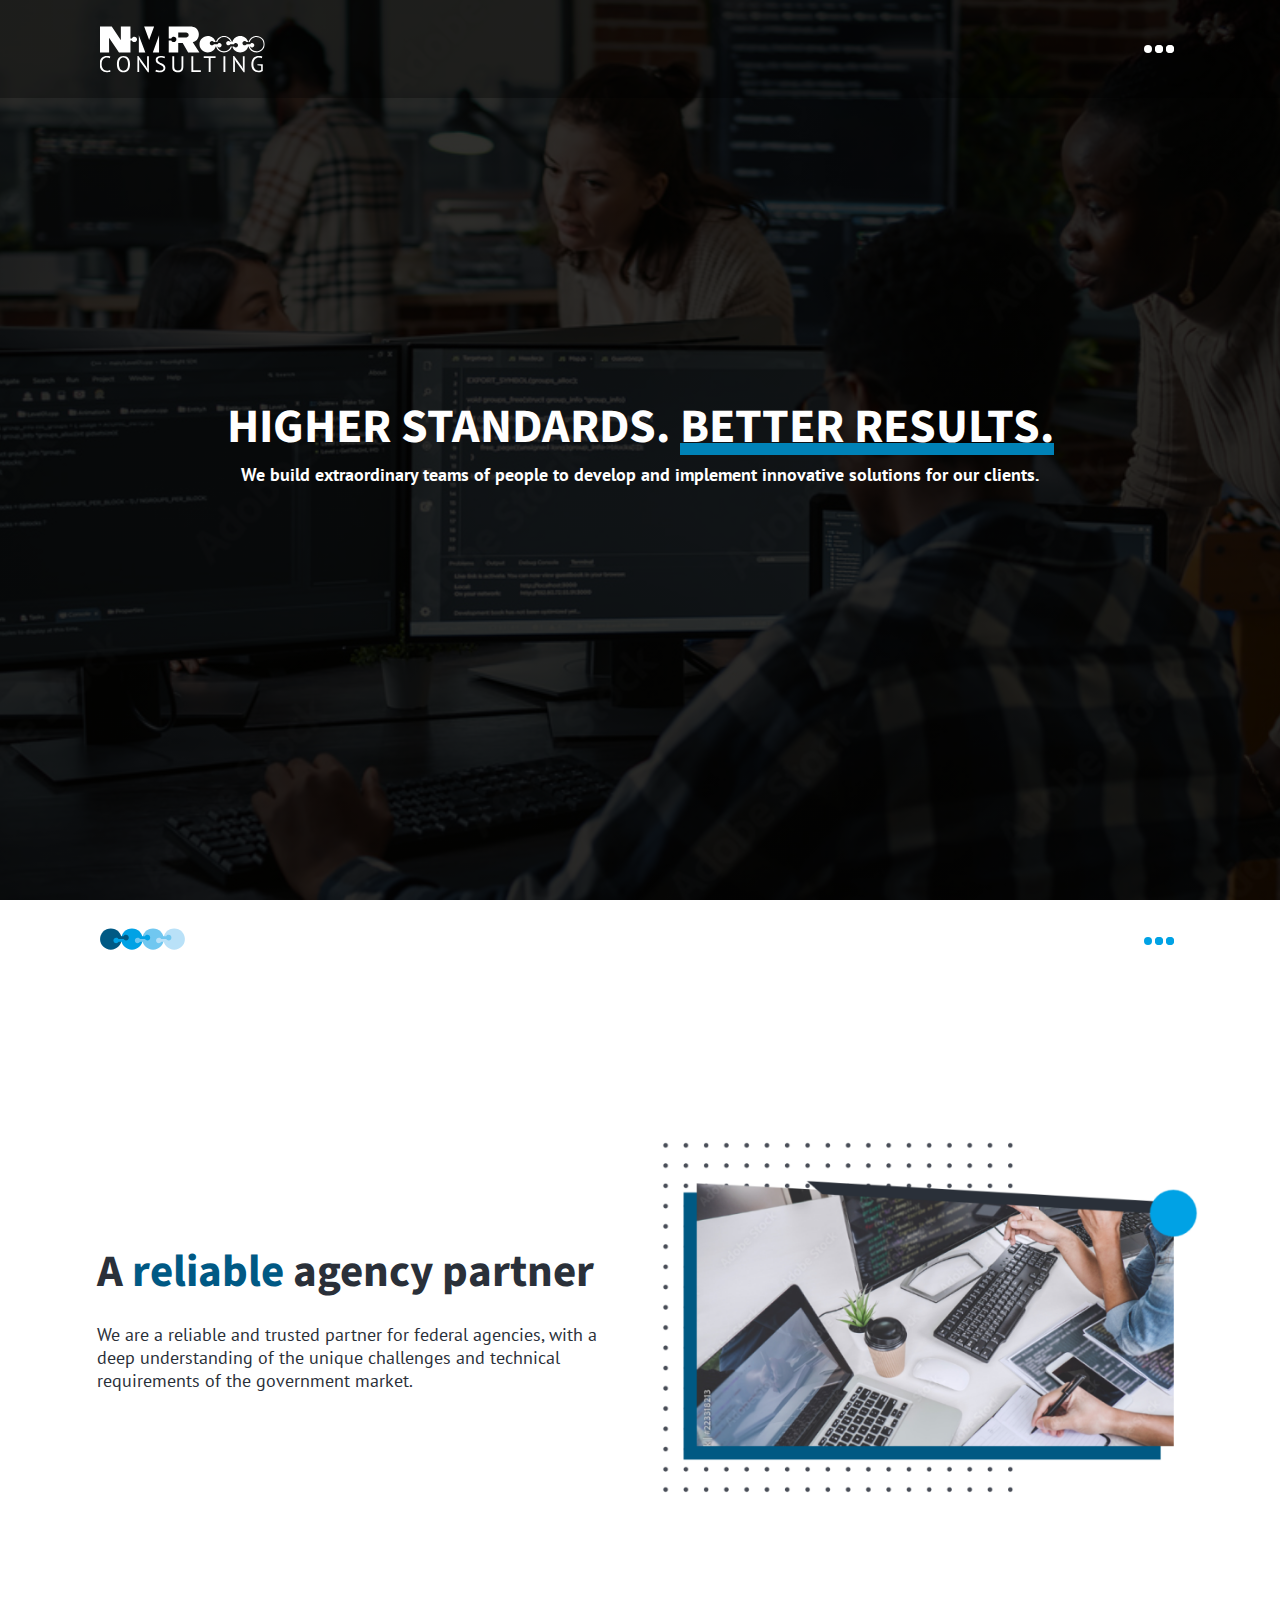
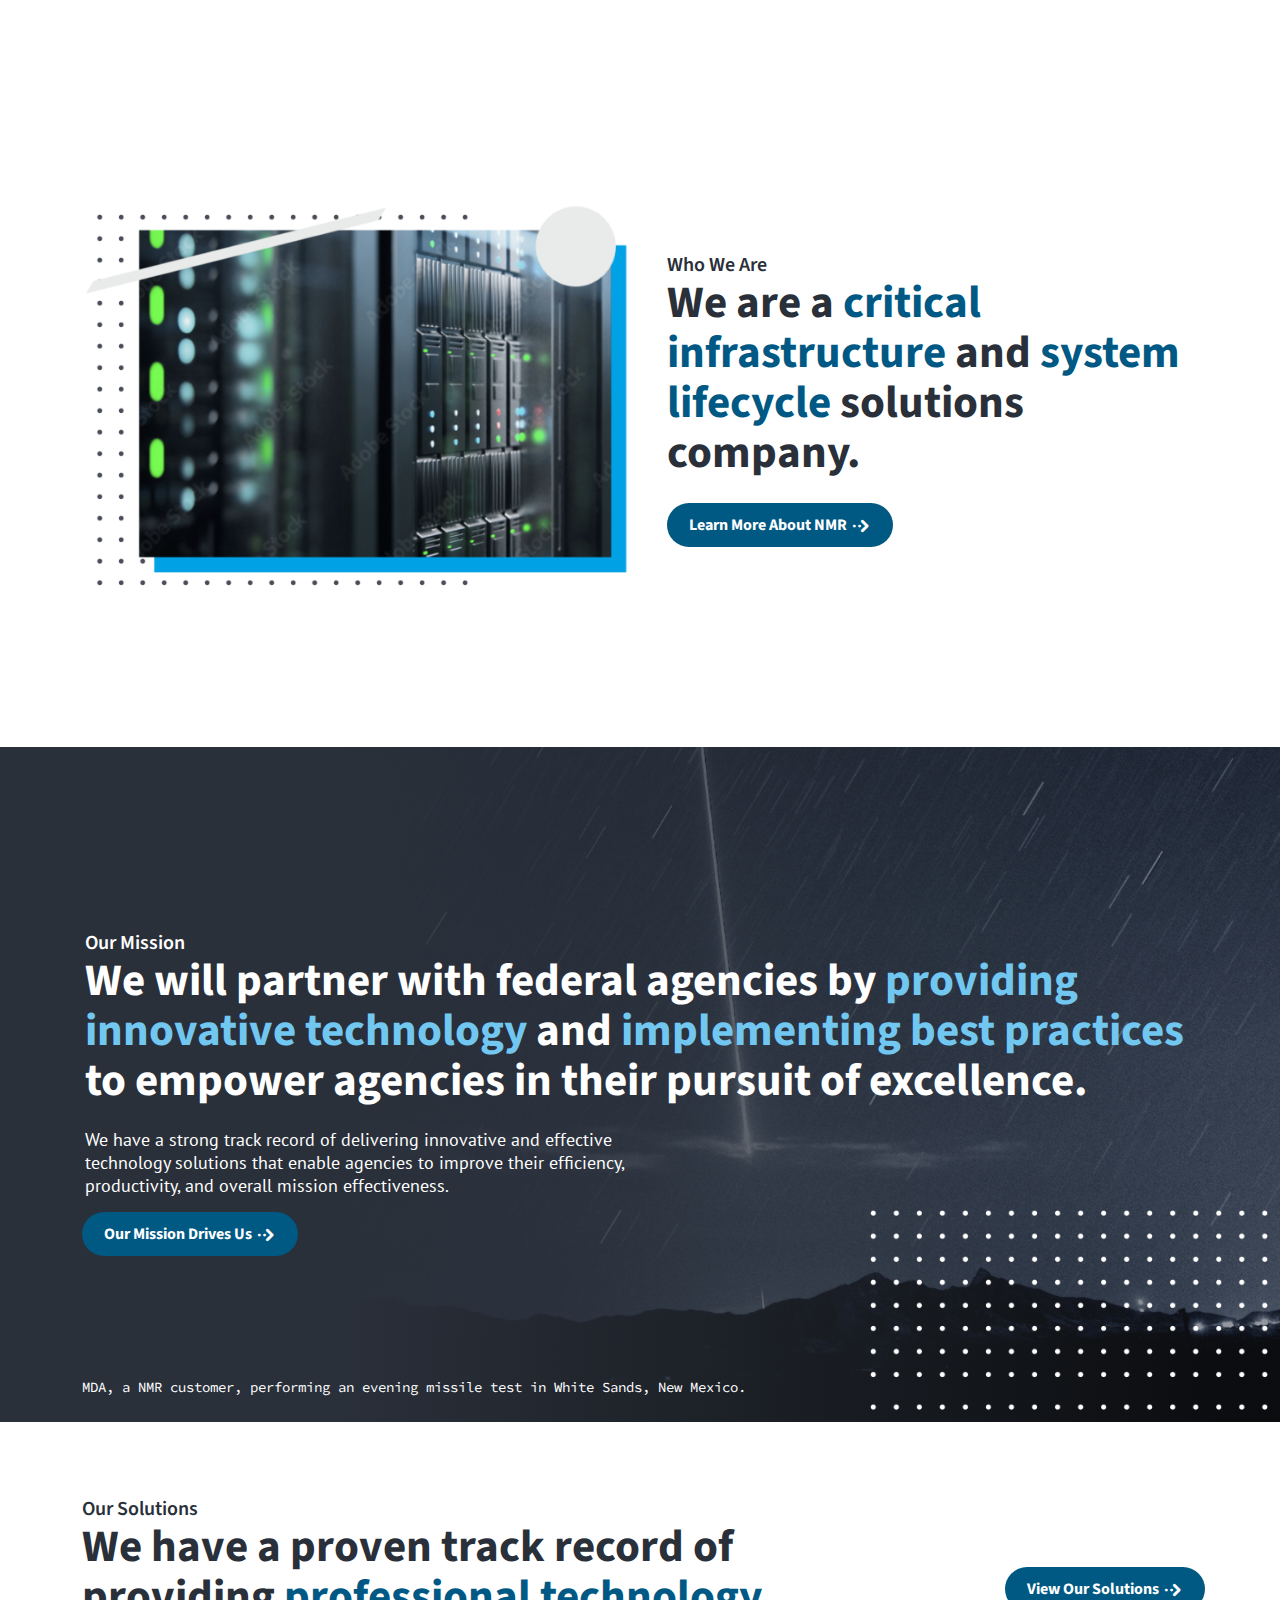
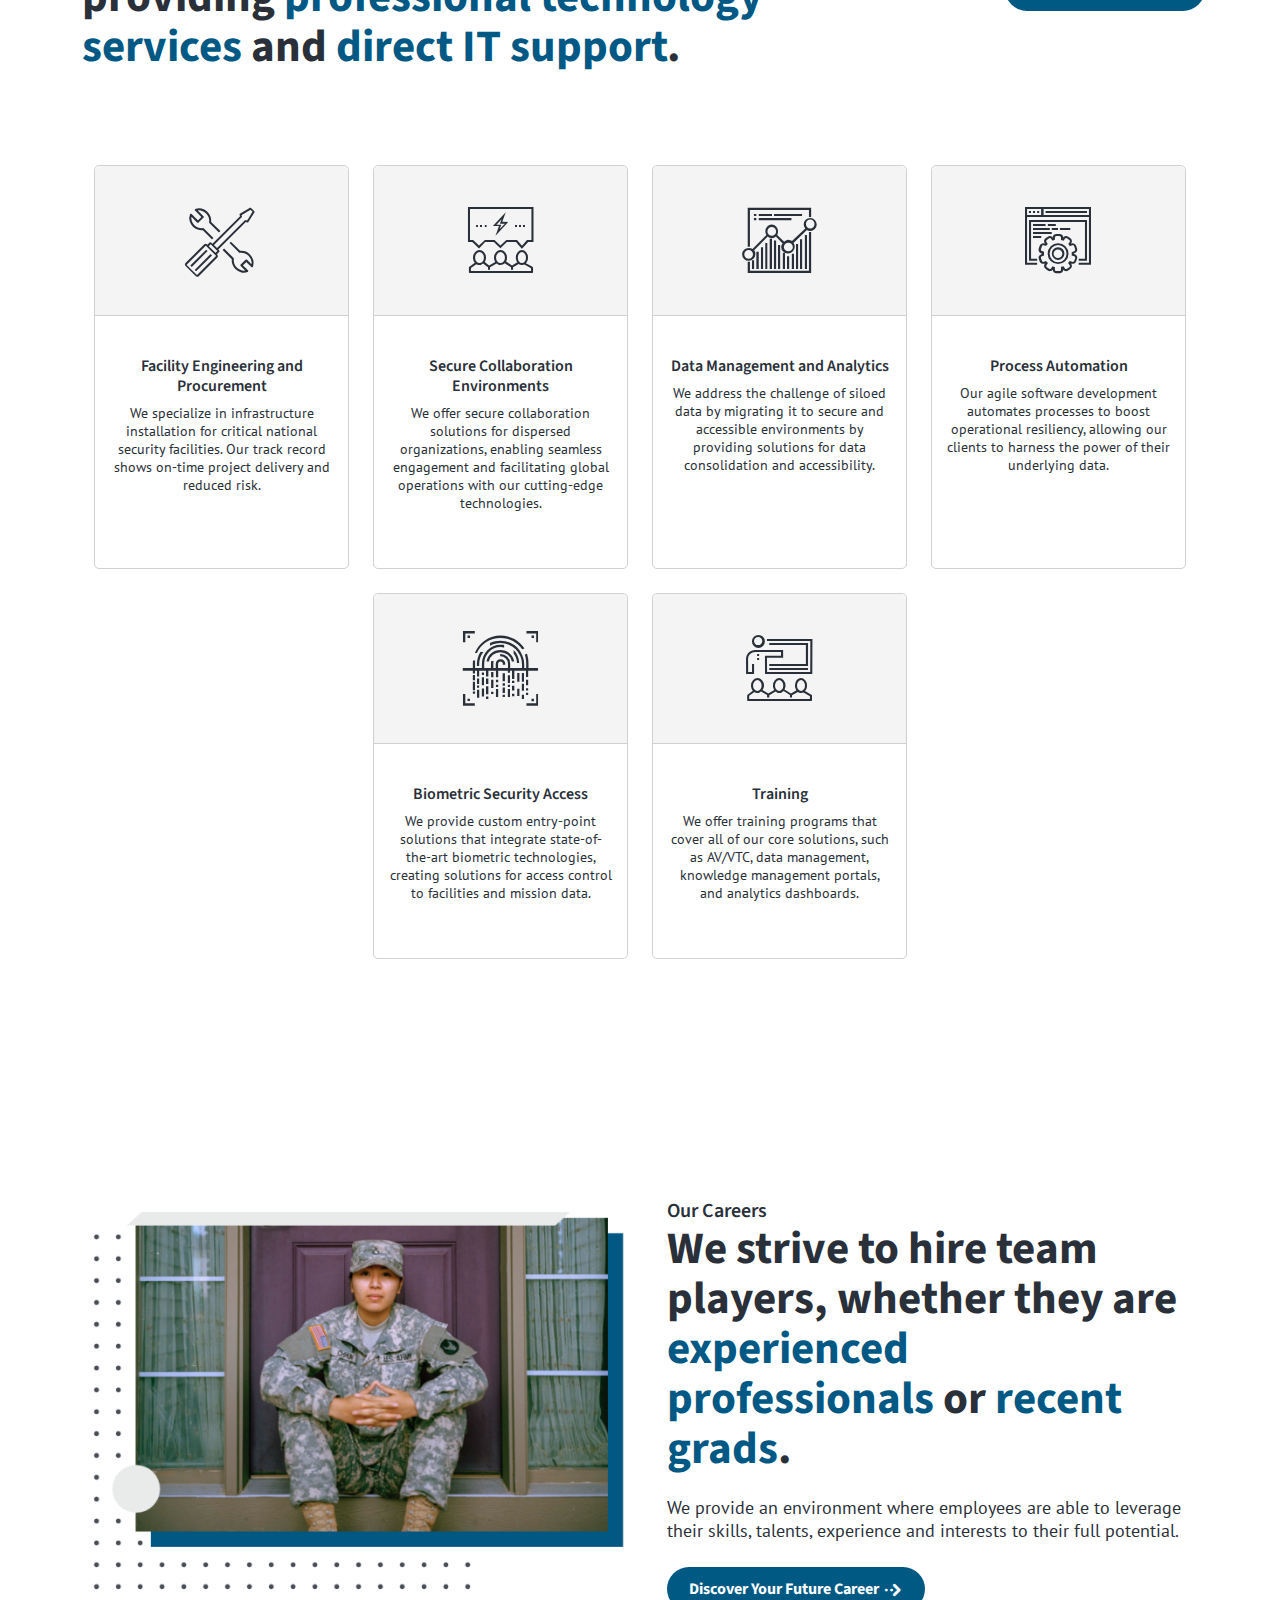
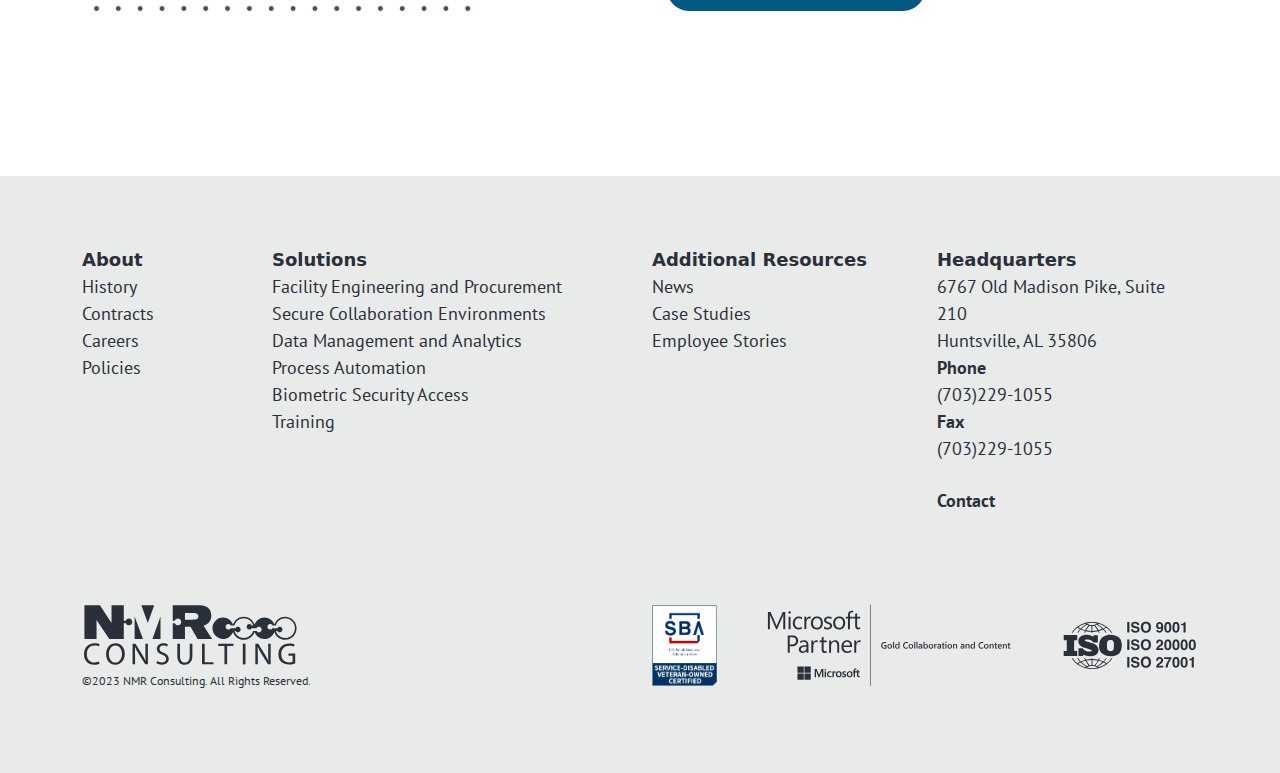
<file: index.html>
<!DOCTYPE html>
<html lang="en">
<head>
    <meta charset="UTF-8">
    <meta http-equiv="X-UA-Compatible" content="IE=edge">
    <meta name="viewport" content="width=device-width, initial-scale=1.0">
    <link rel="preconnect" href="https://fonts.googleapis.com">
    <link rel="preconnect" href="https://fonts.gstatic.com" crossorigin>
    <link rel="preconnect" href="https://fonts.googleapis.com">
    <link rel="preconnect" href="https://fonts.gstatic.com" crossorigin>
    <link href="https://fonts.googleapis.com/css2?family=PT+Sans:ital,wght@0,400;0,700;1,400&family=Source+Code+Pro:wght@700&family=Source+Sans+Pro:wght@400;600;700&display=swap" rel="stylesheet">    <link rel="stylesheet" href="lib/css/bootstrap.min.css">
    <link rel="stylesheet" href="https://cdnjs.cloudflare.com/ajax/libs/animate.css/4.1.1/animate.min.css" />
    <link rel="stylesheet" href="lib/css/boilerplate.css"><link rel="stylesheet" href="lib/css/fonts.css">
    <script src="https://code.jquery.com/jquery-3.6.4.js" integrity="sha256-a9jBBRygX1Bh5lt8GZjXDzyOB+bWve9EiO7tROUtj/E=" crossorigin="anonymous"></script>
    <title>NMR Consulting</title>
</head>
<style>
    #mission{
        background-image: linear-gradient(270deg, rgba(42, 48, 58, 0.26) 4.17%, #2A303A 73.96%), url('lib/img/evening-missile-test.jpg');
    }
</style>

<style>
    .landing-page-hero{
        width: 100%;
        height: 100vh;
        background: #2A3039;
        color: #FFFFFF;
        background-image: linear-gradient(0deg, rgba(0, 0, 0, 0.8), rgba(0, 0, 0, 0.8)), url('lib/img/AdobeStock_487963201_Preview.jpeg');
        background-size: cover;
        background-repeat: no-repeat;
        background-position: center center;
    }
</style>
<body>
    <nav id="main-navigation" class="main-navigation">
       <div class="nav-container">
            <div class="logo">
                <a href="index.html"><div class="logo-sprite" style="background-image: url('lib/img/nmr-logo-sprite.svg')" aria-label="NMR Consulting logo."></div></a>
            </div>
            <div class="nav-links">
                <ul>
                    <li><a href="index.html">Home</a></li>
                    <li><a href="Mission.html">Mission</a></li>
                    <li><a href="About.html">About</a></li>
                    <li><a href="Solutions.html">Solutions</a></li><li><a href="Resource-Library.html">Resource Library</a></li>
                     <li><a href="Careers.html">Careers</a></li>
                </ul>
            </div>
            <button id="hero-nav-trigger" class="menu-button">
                <div class="kebab-menu">
                    <span></span>
                    <span></span>
                    <span></span>
                    <span></span>
                    <span></span>
                </div>
            </button>
        </div>
    </nav>
    <section class="landing-page-hero" >
        <div class="container">
            <div class="hero-content">
                <h1>Higher Standards. <span class="heroline-container"><span class="heroline">Better Results.</span></span></h1>
                <p>We build extraordinary teams of people to develop and implement innovative solutions for our clients.</p>
            </div>
        </div>
    </section>
    <nav id="sticky-navigation" class="main-navigation">
       <div class="nav-container">
        <div class="logo">
                <a href="index.html">
                    <img src="lib/img/nmr-keys-color 1.svg" alt="NMR Consulting icon.">
                </a>
            </div>
            <div class="nav-links">
                <ul>
                    <li><a href="index.html">Home</a></li>
                    <li><a href="Mission.html">Mission</a></li>
                    <li><a href="About.html">About</a></li>
                    <li><a href="Solutions.html">Solutions</a></li><li><a href="Resource-Library.html">Resource Library</a></li>
                     <li><a href="Careers.html">Careers</a></li>
                </ul>
            </div>
            <button id="sticky-nav-trigger" class="menu-button">
                <div class="kebab-menu">
                    <span></span>
                    <span></span>
                    <span></span>
                    <span></span>
                    <span></span>
                </div>
            </button>
        </div>
    </nav>
    <section class="content-section intro">
        <div class="container">
            <div class="row">
                <div class="col-sm-6">
                    <div class="content">
                        <h1>A <span class="highlight">reliable</span> agency partner</h1>
                        <p>We are a reliable and trusted partner for federal agencies, with a deep understanding of the unique challenges and technical requirements of the government market. </p>
                    </div>
                </div>
                <div class="col-sm-6">
                    <img src="lib/img/Group 53(1).png" alt="A reliable agency partner.">
                </div>
            </div>
        </div>
    </section>
    <section id="who-we-are" class="content-section">
        <div class="container">
            <div class="row">
                <div class="col-sm-6">
                    <img src="lib/img/Group 54.png" alt="NMR Consulting server rack.">
                </div>
                <div class="col-sm-6">
                    <div class="content">
                        <span class="headline">Who We Are</span>
                        <h1>We are a <span class="highlight">critical infrastructure</span> and <span class="highlight">system lifecycle</span> solutions company.​</h1>
                        <a class="button button-rounded sapphire-button" href="/About.html" title="View our about page.">Learn More About NMR <i class="icon-arrow-right icon-middle"></i></a>
                    </div>
                </div>
            </div>
        </div>
    </section>
    <section id="mission" class="content-section image-break image-break-quote image-break-dark content-session-dark">
        <div class="container">
            <div class="row">
                <div class="content">
                    <div class="col-sm-12">
                        <span class="headline">Our Mission</span>
                        <h1>We will partner with federal agencies by <span class="highlight">providing innovative technology</span> and <span class="highlight">implementing best practices</span> to empower agencies in their pursuit of excellence.​</h1>
                    </div>
                    <div class="col-sm-6">
                        <p>We have a strong track record of delivering innovative and effective technology solutions that enable agencies to improve their efficiency, productivity, and overall mission effectiveness.</p>
                    </div>
                </div>
            </div>
            <div class="row">
                <div class="col-sm-4">
                    <a class="button button-rounded sapphire-button" href="Mission.html" title="View our mission">Our Mission Drives Us <i class="icon-arrow-right icon-middle"></i></a>
                </div>
            </div>
            <small>MDA, a NMR customer, performing an evening missile test in White Sands, New Mexico.</small>
        </div>
    </section>
    <section class="solution-bucket-section">
        <div class="container">
            <div class="row">
                <div class="solution-section-headline">
                    <div class="col-sm-9">
                        <span class="headline">Our Solutions</span>
                        <h1>We have a proven track record of providing <span class="highlight">professional technology services</span> and <span class="highlight">direct IT support</span>.​</h1>
                    </div>
                    <div class="col-sm-4" style="display: grid;">
                        <a class="button button-rounded sapphire-button center-button" href="Solutions.html" title="View our solutions">View Our Solutions <i class="icon-arrow-right icon-middle"></i></a>
                    </div>
                </div>
            </div>
            <div class="solution-bucket-container">
                <a href="interior-template-1.html" class="solution-bucket">
                    <article>
                        <div class="bucket-hero">
                            <i class="icon-facilities" aria-label="Facility maintenance"></i>
                        </div>
                        <div class="solution-bucket-content">
                            <h2>Facility Engineering and Procurement​</h2>
                            <p>We specialize in infrastructure installation for critical national security facilities. Our track record shows on-time project delivery and reduced risk.</p>
                        </div>
                    </article>
                </a>
                <a href="interior-template-2.html" class="solution-bucket">
                    <article>
                        <div class="bucket-hero">
                            <i class="icon-unified-communications" aria-label="Secured collaboration environments."></i>
                        </div>
                        <div class="solution-bucket-content">
                            <h2>Secure Collaboration Environments​</h2>
                            <p>We offer secure collaboration solutions for dispersed organizations, enabling seamless engagement and facilitating global operations with our cutting-edge technologies.</p>
                        </div>
                    </article>
                </a>
                <a href="#" class="solution-bucket">
                    <article>
                        <div class="bucket-hero">
                            <i class="icon-data-management" aria-label="Data management."></i>
                        </div>
                        <div class="solution-bucket-content">
                            <h2>Data Management and Analytics​</h2>
                            <p>We address the challenge of siloed data by migrating it to secure and accessible environments by providing solutions for data consolidation and accessibility.​</p>
                        </div>
                    </article>
                </a>
                <a href="#" class="solution-bucket">
                    <article>
                        <div class="bucket-hero">
                            <i class="icon-software-development" aria-label="Process automation."></i>
                        </div>
                        <div class="solution-bucket-content">
                            <h2>Process Automation​​</h2>
                            <p>Our agile software development automates processes to boost operational resiliency, allowing our clients to harness the power of their underlying data.</p>
                        </div>
                    </article>
                </a>
                <a href="#" class="solution-bucket">
                    <article>
                        <div class="bucket-hero">
                            <i class="icon-biometric" aria-label="Biometric security access"></i>
                        </div>
                        <div class="solution-bucket-content">
                            <h2>Biometric Security Access​</h2>
                            <p>We provide custom entry-point solutions that integrate state-of-the-art biometric technologies, creating solutions for access control to facilities and mission data.</p>
                        </div>
                    </article>
                </a>
                <a href="#" class="solution-bucket">
                    <article>
                        <div class="bucket-hero">
                            <i class="icon-training" aria-label="Training"></i>
                        </div>
                        <div class="solution-bucket-content">
                            <h2>Training​</h2>
                            <p>We offer training programs that cover all of our core solutions, such as AV/VTC, data management, knowledge management portals, and analytics dashboards.</p>
                        </div>
                    </article>
                </a>
            </div>
        </div>
    </section>
    <section id="careers" class="content-section">
        <div class="container">
            <div class="row">
                <div class="col-sm-6">
                    <img src="lib/img/Group 55.png" alt="Soon to be retired soldier contemplating their future.">
                </div>
                <div class="col-sm-6">
                    <div class="content">
                        <span class="headline">Our Careers</span>
                        <h1>We strive to hire team players, whether they are <span class="highlight">experienced professionals</span> or <span class="highlight">recent grads</span>.​</h1>
                        <p>We provide an environment where employees are able to leverage their skills, talents, experience and interests to their full potential.</p>
                        <a class="button button-rounded sapphire-button" href="Careers.html" title="View our careers page.">Discover Your Future Career <i class="icon-arrow-right icon-middle"></i></a>
                    </div>
                </div>
            </div>
        </div>
    </section>
    <footer>
        <div class="container">
            <div class="row">
                <div class="col-sm-2">
                    <ul class="footer-menu">
                        <li><strong>About</strong></li>
                        <li><a href="#" title="View the History page">History</a></li>
                        <li><a href="#" title="View the Contracts page">Contracts</a></li>
                        <li><a href="#" title="View the Careers page">Careers</a></li>
                        <li><a href="#" title="View the Policies page">Policies</a></li>
                    </ul>
                </div>
                <div class="col-sm-4">
                   <ul class="footer-menu">
                        <li><strong>Solutions</strong></li>
                        <li><a href="#" title="View the Facility Engineering and Procurement​ page.">Facility Engineering and Procurement​</a></li>
                        <li><a href="#" title="View the Secure Collaboration Environments  page.">Secure Collaboration Environments </a></li>
                        <li><a href="#" title="View the Data Management page.">Data Management and Analytics</a></li>
                        <li><a href="#" title="View the Process Automation and Analytics​ page.">Process Automation​</a></li>
                        <li><a href="#" title="View the Biometric Security Access page.">Biometric Security Access</a></li>
                        <li><a href="#" title="View the Training page.">Training</a></li>
                   </ul>
                </div>
                <div class="col-sm-3">
                    <ul class="footer-menu">
                        <li><strong>Additional Resources</strong></li>
                        <li><a href="Resource-Library.html?type=news" title="View the News page.">News</a></li>
                        <li><a href="Resource-Library.html?type=case-studies" title="View the Case Studies page.">Case Studies</a></li>
                        <li><a href="Resource-Library.html?type=employee-stories" title="View the Employee Stories page.">Employee Stories</a></li>
                   </ul>
                </div>
                <div class="col-sm-3">
                    <div class="address">
                        <strong>Headquarters</strong>
                        <p>6767 Old Madison Pike, Suite 210</p>
                        <p>Huntsville, AL 35806</p>
                    </div>
                    <div class="contact">
                        <p><strong>Phone</strong></p>
                        <a href="tel:17032291055">(703)229-1055</a>
                        <p><strong>Fax</strong></p>
                        <p>(703)229-1055</p>
                    </div>
                    <div class="contact-page">
                        <a href="#" title="View our contact page."><strong>Contact</strong></a>
                    </div>
                </div>
            </div>
            <div class="logo-row">
                <div class="row">
                    <div class="col-sm-6">
                        <div class="footer-logo">
                            <img src="lib/img/nmr-single-dark.svg" alt="NMR logo">
                        </div>
                        <p class="copyright">©2023 NMR Consulting. All Rights Reserved.</p>
                    </div>
                    <div class="col-sm-6">
                        <ul class="contract-list">
                            <li><img style="width:65px;" src="lib/img/Service-Disabled Veteran-Owned-Certified.png" alt="SBA Service-Disabled Veteran-Owned Certified Small Business."></li>
                            <li><img src="lib/img/microsoft-gold.svg" alt="Microsoft Gold Partner."></li>
                            <li><img src="lib/img/iso.svg" alt="ISO codes 9001, 20000, 27001."></li>
                        </ul>
                    </div>
                </div>
            </div>
        </div>
    </footer>
<script src="lib/js/bootstrap.min.js"></script>
<script src="lib/js/wow.min.js"></script>
<script>
    $(function(){
        new WOW({offset: 500}).init(); 
    });
</script>
<script>
    $(document).ready(function(){
        
        $(document).on("click", "#hero-nav-trigger", function(){
            $("#main-navigation").toggleClass("active");
            $(this).toggleClass("active");
           
        });

        $(document).on("click", "#sticky-nav-trigger", function(){
            $("#sticky-navigation").toggleClass("active");
            $(this).toggleClass("active");
           
        });
        
    });
</script>
</body>
</html>
</file>
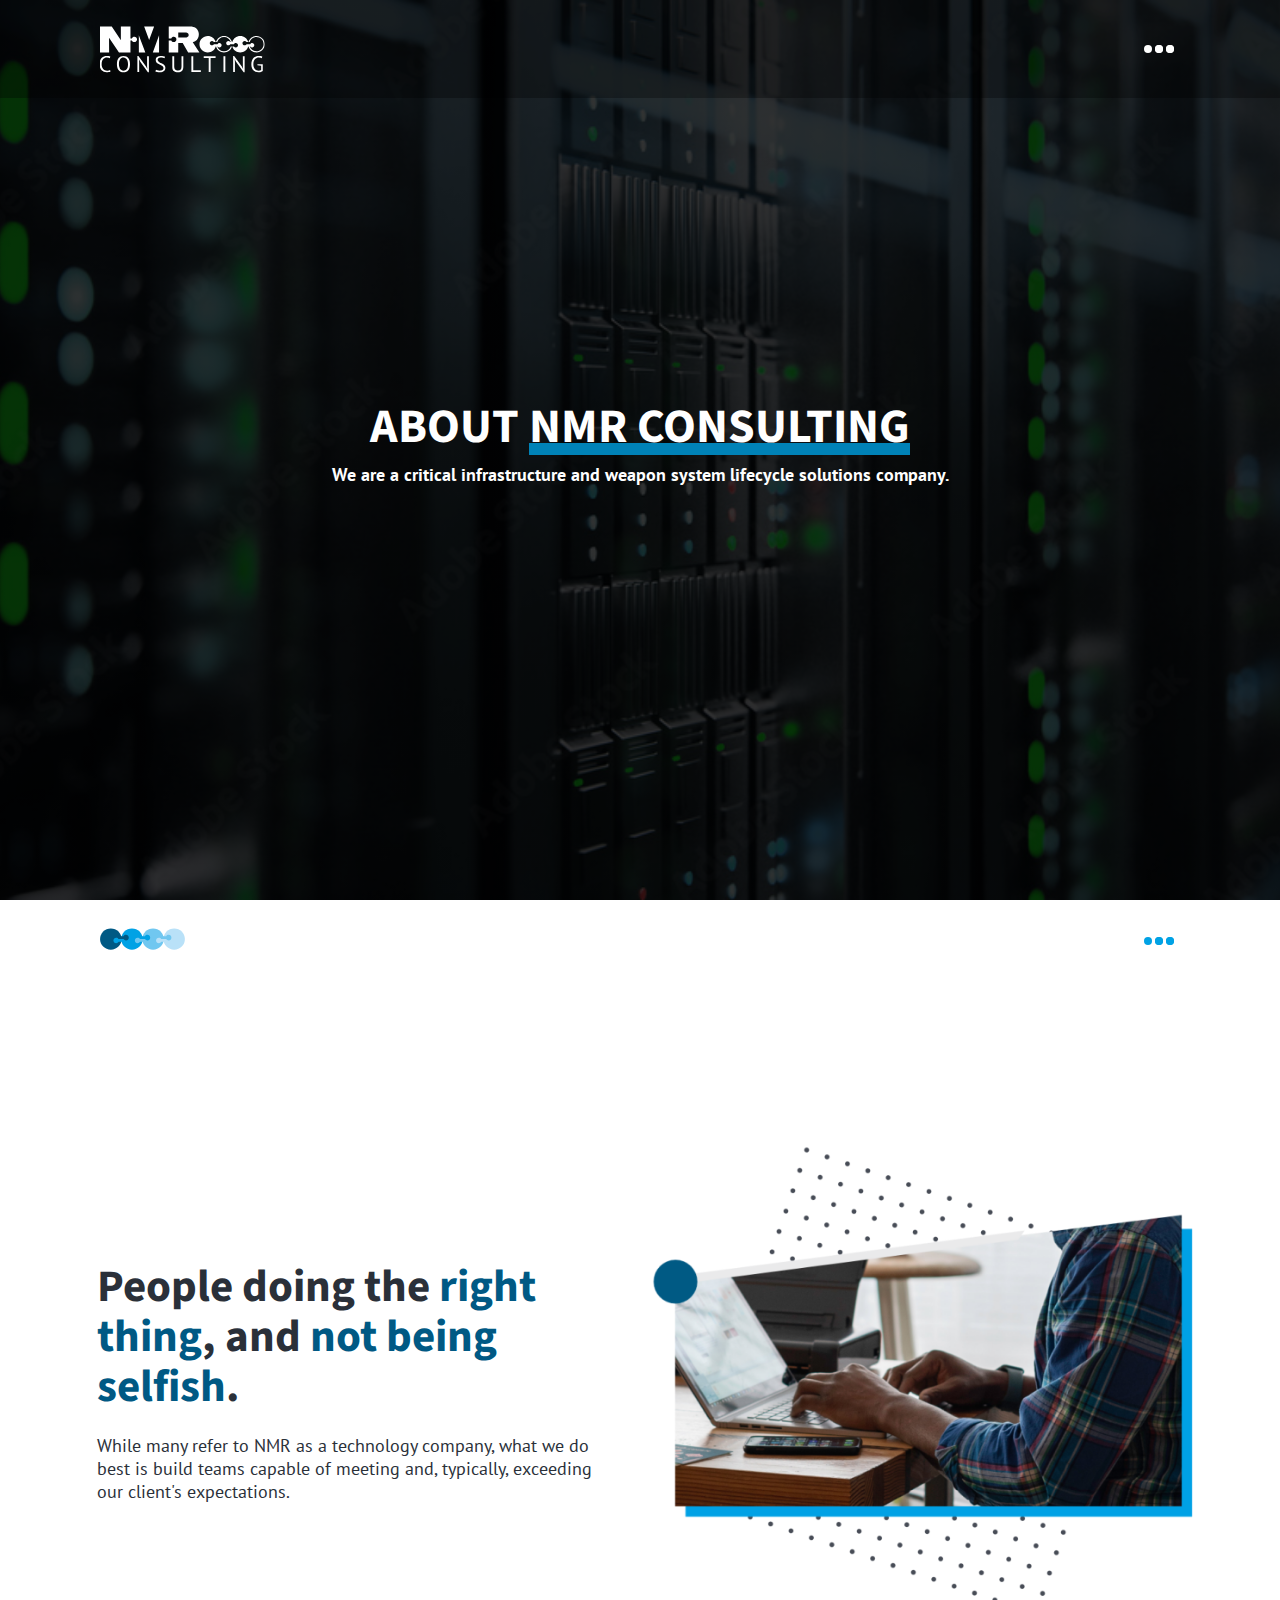
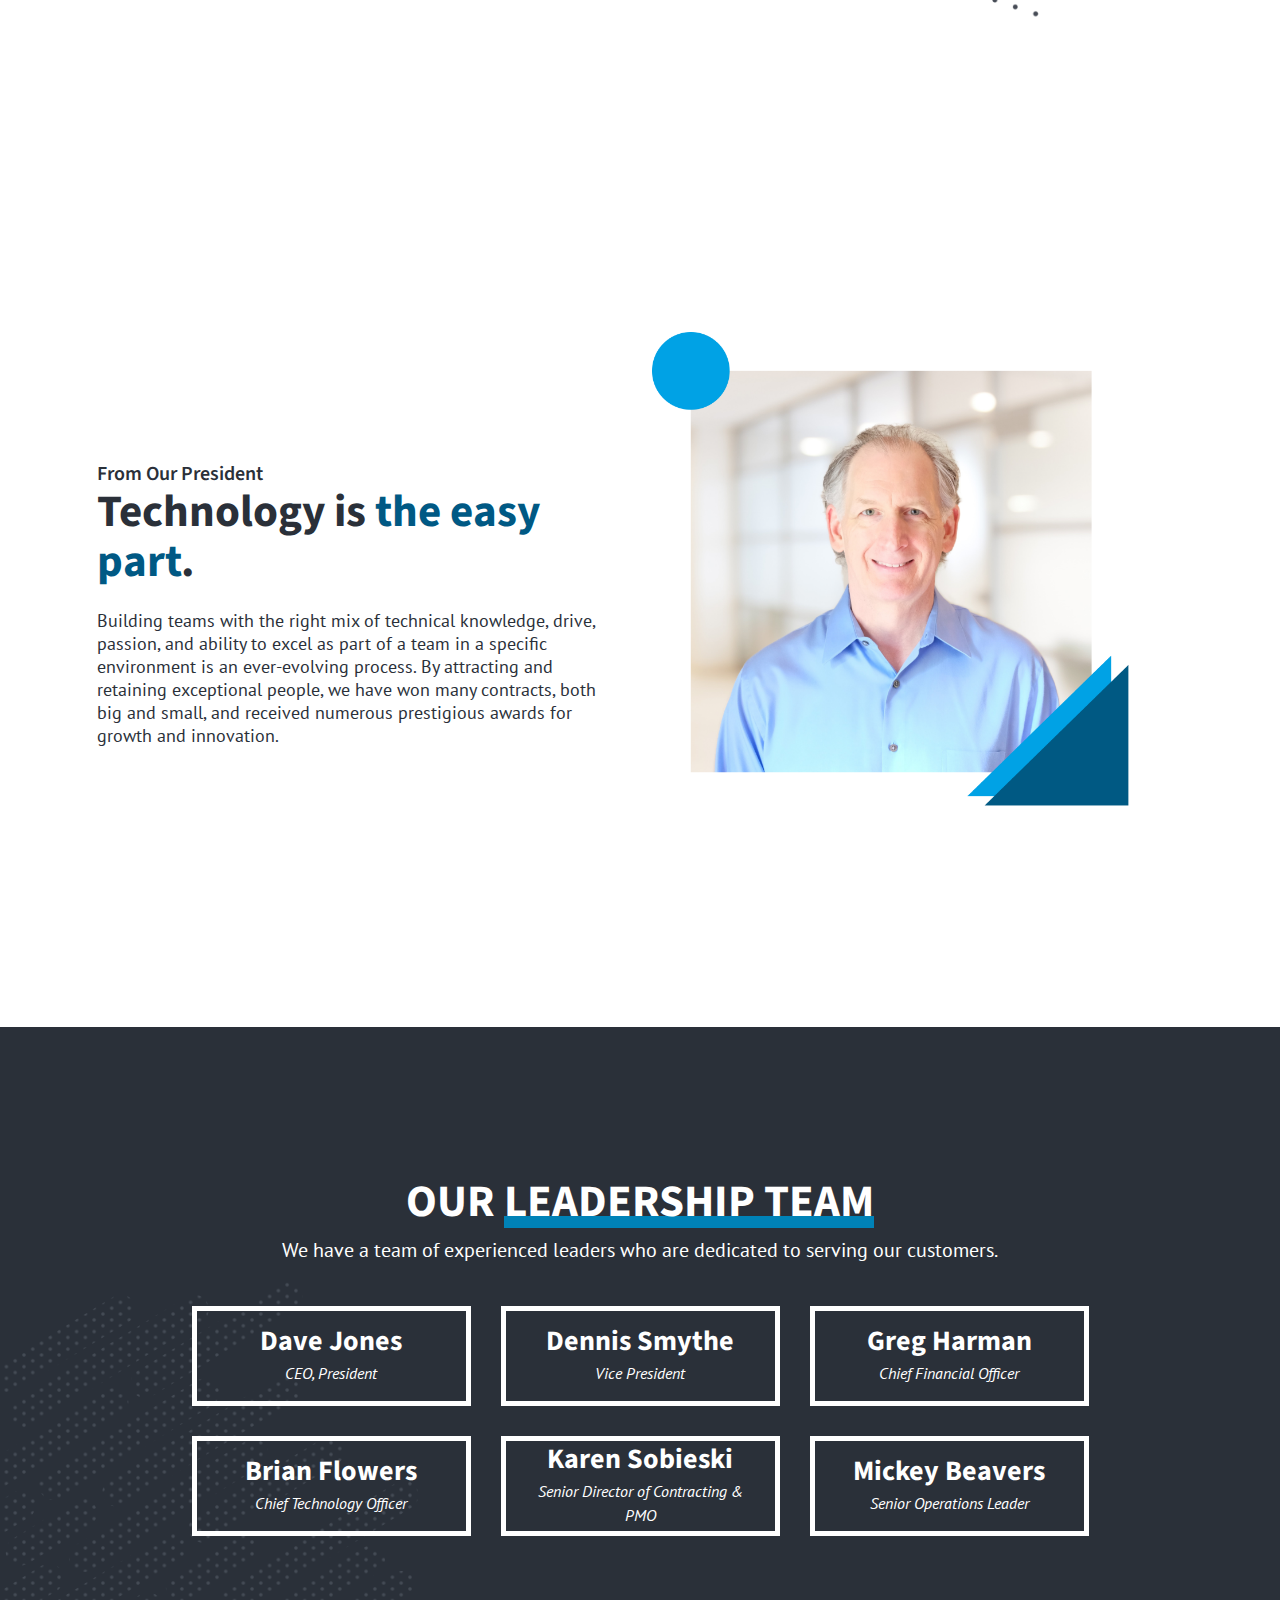
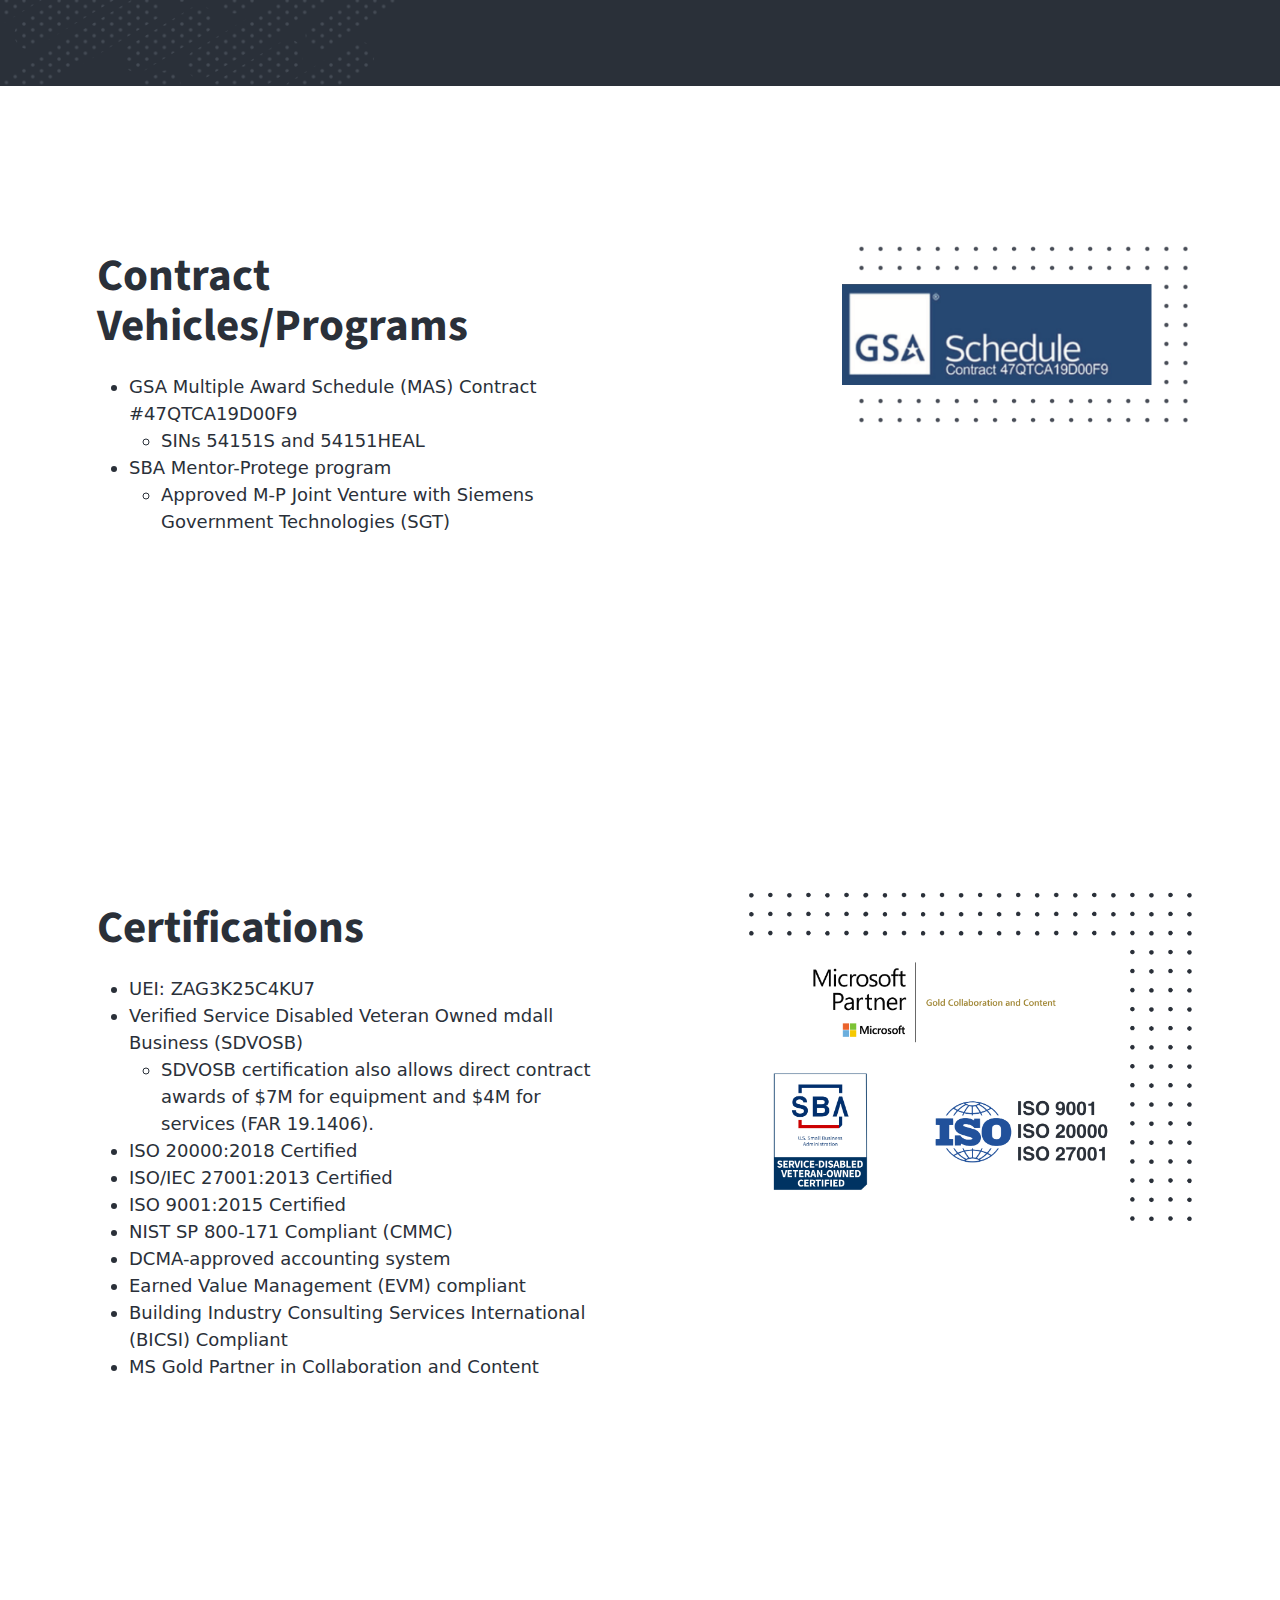
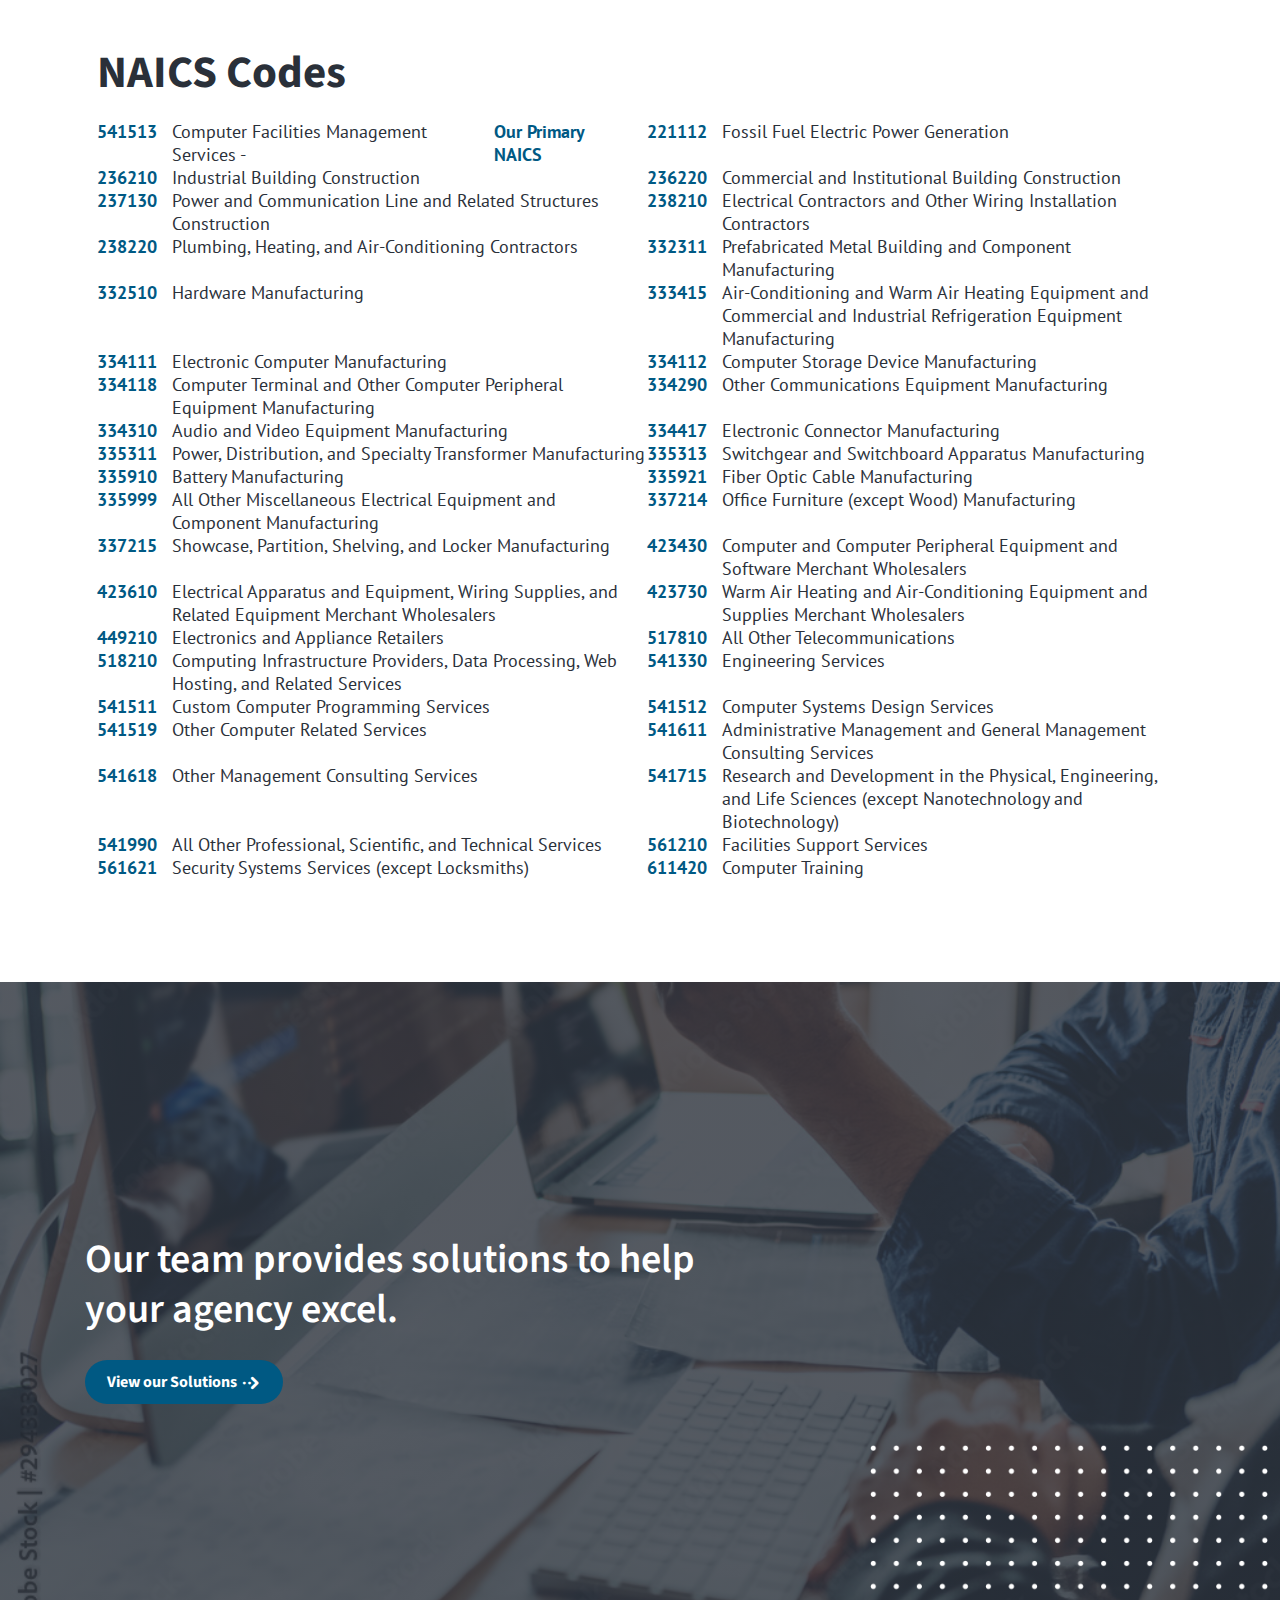
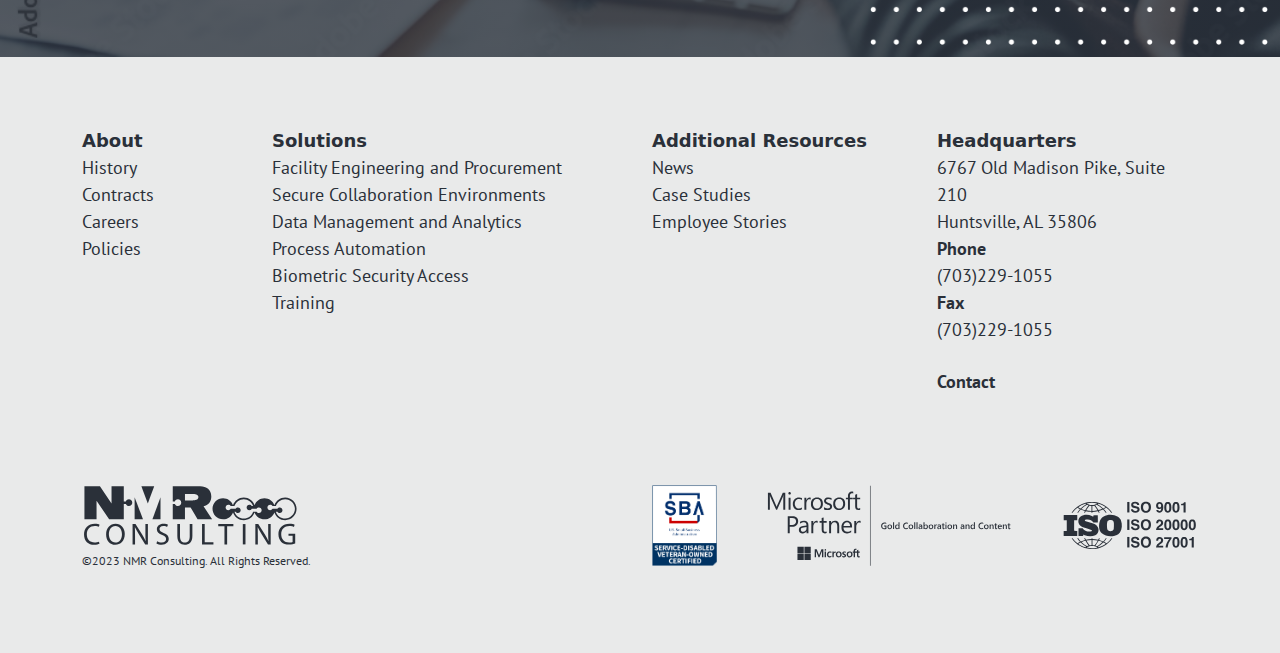
<file: About.html>
<!DOCTYPE html>
<html lang="en">
<head>
    <meta charset="UTF-8">
    <meta http-equiv="X-UA-Compatible" content="IE=edge">
    <meta name="viewport" content="width=device-width, initial-scale=1.0">
    <link rel="preconnect" href="https://fonts.googleapis.com">
    <link rel="preconnect" href="https://fonts.gstatic.com" crossorigin>
    <link rel="preconnect" href="https://fonts.googleapis.com">
    <link rel="preconnect" href="https://fonts.gstatic.com" crossorigin>
    <link href="https://fonts.googleapis.com/css2?family=PT+Sans:ital,wght@0,400;0,700;1,400&family=Source+Code+Pro:wght@700&family=Source+Sans+Pro:wght@400;600;700&display=swap" rel="stylesheet">    <link rel="stylesheet" href="lib/css/bootstrap.min.css">
    <link rel="stylesheet" href="https://cdnjs.cloudflare.com/ajax/libs/animate.css/4.1.1/animate.min.css" />
    <link rel="stylesheet" href="lib/css/boilerplate.css"><link rel="stylesheet" href="lib/css/fonts.css">
    <script src="https://code.jquery.com/jquery-3.6.4.js" integrity="sha256-a9jBBRygX1Bh5lt8GZjXDzyOB+bWve9EiO7tROUtj/E=" crossorigin="anonymous"></script>
    <title>About - NMR Consulting</title>
</head>

<style>
    .landing-page-hero{
        width: 100%;
        height: 100vh;
        background: #2A3039;
        color: #FFFFFF;
        background-image: linear-gradient(0deg, rgba(0, 0, 0, 0.8), rgba(0, 0, 0, 0.8)), url('lib/img/AdobeStock_298559228_Preview.jpeg');
        background-size: cover;
        background-repeat: no-repeat;
        background-position: center center;
    }

    #solutions{
        background-image: linear-gradient(0deg, rgba(42, 48, 58, 0.8), rgba(42, 48, 58, 0.8)), url('lib/img/AdobeStock_294333027_Preview.jpeg');
    }

</style>
<body>
    <nav id="main-navigation" class="main-navigation">
       <div class="nav-container">
            <div class="logo">
                <a href="index.html"><div class="logo-sprite" style="background-image: url('lib/img/nmr-logo-sprite.svg')" aria-label="NMR Consulting logo."></div></a>
            </div>
            <div class="nav-links">
                <ul>
                    <li><a href="index.html">Home</a></li>
                    <li><a href="Mission.html">Mission</a></li>
                    <li><a href="About.html">About</a></li>
                    <li><a href="Solutions.html">Solutions</a></li>
                    
                    <li><a href="Resource-Library.html">Resource Library</a></li>
                     <li><a href="Careers.html">Careers</a></li>
                </ul>
            </div>
            <button id="hero-nav-trigger" class="menu-button">
                <div class="kebab-menu">
                    <span></span>
                    <span></span>
                    <span></span>
                    <span></span>
                    <span></span>
                </div>
            </button>
        </div>
    </nav>
    <section class="landing-page-hero" >
        <div class="container">
            <div class="hero-content">
                <h1>About <span class="heroline-container"><span class="heroline">NMR Consulting</span></span></h1>
                <p>We are a critical infrastructure and weapon system lifecycle solutions company.​</p>
            </div>
        </div>
    </section>
    <nav id="sticky-navigation" class="main-navigation">
        <div class="nav-container">
            <div class="logo">
                <a href="index.html">
                    <img src="lib/img/nmr-keys-color 1.svg" alt="NMR Consulting icon.">
                </a>
            </div>
             <div class="nav-links">
                 <ul>
                     <li><a href="index.html">Home</a></li>
                     <li><a href="Mission.html">Mission</a></li>
                     <li><a href="About.html">About</a></li>
                     <li><a href="Solutions.html">Solutions</a></li><li><a href="Resource-Library.html">Resource Library</a></li>
                     <li><a href="Careers.html">Careers</a></li>
                 </ul>
             </div>
             <button id="sticky-nav-trigger" class="menu-button">
                 <div class="kebab-menu">
                     <span></span>
                     <span></span>
                     <span></span>
                     <span></span>
                     <span></span>
                 </div>
             </button>
         </div>
     </nav>
    <section id="intro" class="content-section">
        <div class="container">
            <div class="row">
                <div class="col-sm-6">
                    <div class="content">
                        <h1>People doing the <span class="highlight">right thing</span>, and <span class="highlight">not being selfish</span>.​</h1>
                        <p>While many refer to NMR as a technology company, what we do best is build teams capable of meeting and, typically, exceeding our client's expectations.</p>
                    </div>
                </div>
                <div class="col-sm-6">
                    <img src="lib/img/doing-the-right-thing.png" alt="Employee working.">
                </div>
            </div>
        </div>
    </section>
    <section id="president-quote" class="content-section">
        <div class="container">
            <div class="row">
                <div class="col-sm-6">
                    <div class="content">
                        <span class="headline">From Our President</span>
                        <h1>Technology is <span class="highlight">the easy part</span>.​</h1>
                        <p>Building teams with the right mix of technical knowledge, drive, passion, and ability to excel as part of a team in a specific environment is an ever-evolving process. By attracting and retaining exceptional people, we have won many contracts, both big and small, and received numerous prestigious awards for growth and innovation.</p>
                    </div>
                </div>
                <div class="col-sm-6">
                    <img src="lib/img/dave-large.png" alt="Dave Jones, President">
                </div>
            </div>
        </div>
    </section>
    <section class="content-section dark-bg dark-pattern">
        <div class="container">
            <div class="row">
                <div class="col-sm-12">
                    <h1 class="center">Our <span class="heroline-container"><span class="heroline">Leadership Team</span></span>​</h1>
                    <p class="subheader center">We have a team of experienced leaders who are dedicated to serving our customers.</p>
                </div>
            </div>
            <div class="leader-profiles">
                <a href="#" class="profile">
                    <!-- <div class="profile-image" style="background-image: url('lib/img/dave-jones.png');"></div> -->
                    <div class="profile-info">
                        <p class="profile-name">Dave Jones</p>
                        <p class="profile-title">CEO, President</p>
                    </div>
                </a>
                <a href="https://www.linkedin.com/in/dennissmythepe/" class="profile">
                    <!-- <div class="profile-image" style="background-image: url('lib/img/dennis-smythe.jpeg');"></div> -->
                    <div class="profile-info">
                        <p class="profile-name">Dennis Smythe</p>
                        <p class="profile-title">Vice President</p>
                    </div>
                </a>
                <a href="https://www.linkedin.com/in/greg-harman-1496915/" class="profile">
                    <!-- <div class="profile-image" style="background-image: url('lib/img/greg-harman.jpeg');"></div> -->
                    <div class="profile-info">
                        <p class="profile-name">Greg Harman</p>
                        <p class="profile-title">Chief Financial Officer</p>
                    </div>
                </a>
                <a href="https://www.linkedin.com/in/brian-flowers-ba798344/" class="profile">
                    <!-- <div class="profile-image" style="background-image: url('lib/img/brian-flowers.jpeg');"></div> -->
                    <div class="profile-info">
                        <p class="profile-name">Brian Flowers</p>
                        <p class="profile-title">Chief Technology Officer</p>
                    </div>
                </a>
                <a href="https://www.linkedin.com/in/karensobieski/" class="profile">
                    <!-- <div class="profile-image" style="background-image: url('lib/img/brian-flowers.jpeg');"></div> -->
                    <div class="profile-info">
                        <p class="profile-name">Karen Sobieski</p>
                        <p class="profile-title">Senior Director of Contracting & PMO</p>
                    </div>
                </a>
                <a href="https://www.linkedin.com/in/mickey-beavers-42a6668/" class="profile">
                    <!-- <div class="profile-image" style="background-image: url('lib/img/mickey-beavers.jpeg');"></div> -->
                    <div class="profile-info">
                        <p class="profile-name">Mickey Beavers</p>
                        <p class="profile-title">Senior Operations Leader</p>
                    </div>
                </a>
            </div>
        </div>
    </section>
    <section id="contract-vehicles" class="content-section">
        <div class="container">
            <div class="row">
                <div class="col-lg-6">
                    <div class="content">
                        <h1>Contract Vehicles/Programs​</h1>
                        <p>
                            <ul>
                                <li>
                                    GSA Multiple Award Schedule (MAS) Contract #47QTCA19D00F9
                                    <ul>
                                        <li>SINs 54151S and 54151HEAL</li>
                                    </ul>
                                </li>
                                <li>
                                    SBA Mentor-Protege program
                                    <ul>
                                        <li>Approved M-P Joint Venture with Siemens Government Technologies (SGT)</li>
                                    </ul>
                                </li>
                            </ul>
                        </p>
                    </div>
                </div>
                <div class="offset-md-2 col-lg-4">
                    <img src="lib/img/gsa-schedule.png" alt="GSA Schedule Contract 47QTCA19D00F9.">
                </div>
            </div>
        </div>
    </section>
    <section id="certifications" class="content-section">
        <div class="container">
            <div class="row">
                <div class="col-lg-6">
                    <div class="content">
                        <h1>Certifications​</h1>
                        <p>
                            <ul>
                                <li>UEI: ZAG3K25C4KU7</li>
                                <li>
                                    Verified Service Disabled Veteran Owned mdall Business (SDVOSB)
                                    <ul>
                                        <li>SDVOSB certification also allows direct contract awards of $7M for equipment and $4M for services (FAR 19.1406).</li>
                                    </ul>
                                </li>
                                <li>ISO 20000:2018 Certified</li>
                                <li>ISO/IEC 27001:2013 Certified</li>
                                <li>ISO 9001:2015 Certified</li>
                                <li>NIST SP 800-171 Compliant (CMMC)</li>
                                <li>DCMA-approved accounting system</li>
                                <li>Earned Value Management (EVM) compliant</li>
                                <li>Building Industry Consulting Services International (BICSI) Compliant</li>
                                <li>MS Gold Partner in Collaboration and Content</li>
                            </ul>
                        </p>
                    </div>
                </div>
                <div class="offset-md-1  col-lg-5 hidden-sm">
                    <img src="lib/img/cert-collage.png" alt="GSA Schedule Contract 47QTCA19D00F9.">
                </div>
            </div>
        </div>
    </section>
    <section id="naics-codes" class="content-section margin-light">
        <div class="container">
            <div class="row">
                <div class="col-sm-12">
                    <div class="content">
                        <h1>NAICS Codes​</h1>
                        <p>
                        <ul class="list column column-2">
                            <li><span class="highlight">541513</span> Computer Facilities Management Services - <span class="highlight">Our Primary NAICS</span></li>
                            <li><span class="highlight">221112</span> Fossil Fuel Electric Power Generation</li>
                            <li><span class="highlight">236210</span> Industrial Building Construction</li>
                            <li><span class="highlight">236220</span> Commercial and Institutional Building Construction</li>
                            <li><span class="highlight">237130</span> Power and Communication Line and Related Structures Construction</li>
                            <li><span class="highlight">238210</span> Electrical Contractors and Other Wiring Installation Contractors</li>
                            <li><span class="highlight">238220</span> Plumbing, Heating, and Air-Conditioning Contractors</li>
                            <li><span class="highlight">332311</span> Prefabricated Metal Building and Component Manufacturing</li>
                            <li><span class="highlight">332510</span> Hardware Manufacturing</li>
                            <li><span class="highlight">333415</span> Air-Conditioning and Warm Air Heating Equipment and Commercial and Industrial Refrigeration Equipment Manufacturing</li>
                            <li><span class="highlight">334111</span> Electronic Computer Manufacturing</li>
                            <li><span class="highlight">334112</span> Computer Storage Device Manufacturing</li>
                            <li><span class="highlight">334118</span> Computer Terminal and Other Computer Peripheral Equipment Manufacturing</li>
                            <li><span class="highlight">334290</span> Other Communications Equipment Manufacturing</li>
                            <li><span class="highlight">334310</span> Audio and Video Equipment Manufacturing</li>
                            <li><span class="highlight">334417</span> Electronic Connector Manufacturing</li>
                            <li><span class="highlight">335311</span> Power, Distribution, and Specialty Transformer Manufacturing</li>
                            <li><span class="highlight">335313</span> Switchgear and Switchboard Apparatus Manufacturing</li>
                            <li><span class="highlight">335910</span> Battery Manufacturing</li>
                            <li><span class="highlight">335921</span> Fiber Optic Cable Manufacturing</li>
                            <li><span class="highlight">335999</span> All Other Miscellaneous Electrical Equipment and Component Manufacturing</li>
                            <li><span class="highlight">337214</span> Office Furniture (except Wood) Manufacturing</li>
                            <li><span class="highlight">337215</span> Showcase, Partition, Shelving, and Locker Manufacturing</li>
                            <li><span class="highlight">423430</span> Computer and Computer Peripheral Equipment and Software Merchant Wholesalers</li>
                            <li><span class="highlight">423610</span> Electrical Apparatus and Equipment, Wiring Supplies, and Related Equipment Merchant Wholesalers</li>
                            <li><span class="highlight">423730</span> Warm Air Heating and Air-Conditioning Equipment and Supplies Merchant Wholesalers</li>
                            <li><span class="highlight">449210</span> Electronics and Appliance Retailers</li>
                            <li><span class="highlight">517810</span> All Other Telecommunications</li>
                            <li><span class="highlight">518210</span> Computing Infrastructure Providers, Data Processing, Web Hosting, and Related Services</li>
                            <li><span class="highlight">541330</span> Engineering Services</li>
                            <li><span class="highlight">541511</span> Custom Computer Programming Services</li>
                            <li><span class="highlight">541512</span> Computer Systems Design Services</li>
                            <li><span class="highlight">541519</span> Other Computer Related Services</li>
                            <li><span class="highlight">541611</span> Administrative Management and General Management Consulting Services</li>
                            <li><span class="highlight">541618</span> Other Management Consulting Services</li>
                            <li><span class="highlight">541715</span> Research and Development in the Physical, Engineering, and Life Sciences (except Nanotechnology and Biotechnology)</li>
                            <li><span class="highlight">541990</span> All Other Professional, Scientific, and Technical Services</li>
                            <li><span class="highlight">561210</span> Facilities Support Services</li>
                            <li><span class="highlight">561621</span> Security Systems Services (except Locksmiths)</li>
                            <li><span class="highlight">611420</span> Computer Training</li>        
                        </ul>
                    </p>
                    </div>
                </div>
            </div>
        </div>
    </section>
    <section id="solutions" class="content-section image-break image-break-quote image-break-dark content-session-dark">
        <div class="container">
            <div class="row">
                <div class="content">
                    <div class="col-sm-7">
                        <h1 class="semibold">Our team provides solutions  to help your agency excel.​</h1>
                    </div>
                    <div class="col-sm-4">
                        <a class="button button-rounded sapphire-button" href="Solutions.html" title="View our mission">View our Solutions <i class="icon-arrow-right icon-middle"></i></a>
                    </div>
                </div>
            </div>
        </div>
    </section>
    <footer>
        <div class="container">
            <div class="row">
                <div class="col-sm-2">
                    <ul class="footer-menu">
                        <li><strong>About</strong></li>
                        <li><a href="#" title="View the History page">History</a></li>
                        <li><a href="#" title="View the Contracts page">Contracts</a></li>
                        <li><a href="#" title="View the Careers page">Careers</a></li>
                        <li><a href="#" title="View the Policies page">Policies</a></li>
                    </ul>
                </div>
                <div class="col-sm-4">
                   <ul class="footer-menu">
                        <li><strong>Solutions</strong></li>
                        <li><a href="#" title="View the Facility Engineering and Procurement​ page.">Facility Engineering and Procurement​</a></li>
                        <li><a href="#" title="View the Secure Collaboration Environments  page.">Secure Collaboration Environments </a></li>
                        <li><a href="#" title="View the Data Management page.">Data Management and Analytics</a></li>
                        <li><a href="#" title="View the Process Automation and Analytics​ page.">Process Automation​</a></li>
                        <li><a href="#" title="View the Biometric Security Access page.">Biometric Security Access</a></li>
                        <li><a href="#" title="View the Training page.">Training</a></li>
                   </ul>
                </div>
                <div class="col-sm-3">
                    <ul class="footer-menu">
                        <li><strong>Additional Resources</strong></li>
                        <li><a href="Resource-Library.html?type=news" title="View the News page.">News</a></li>
                        <li><a href="Resource-Library.html?type=case-studies" title="View the Case Studies page.">Case Studies</a></li>
                        <li><a href="Resource-Library.html?type=employee-stories" title="View the Employee Stories page.">Employee Stories</a></li>
                   </ul>
                </div>
                <div class="col-sm-3">
                    <div class="address">
                        <strong>Headquarters</strong>
                        <p>6767 Old Madison Pike, Suite 210</p>
                        <p>Huntsville, AL 35806</p>
                    </div>
                    <div class="contact">
                        <p><strong>Phone</strong></p>
                        <a href="tel:17032291055">(703)229-1055</a>
                        <p><strong>Fax</strong></p>
                        <p>(703)229-1055</p>
                    </div>
                    <div class="contact-page">
                        <a href="#" title="View our contact page."><strong>Contact</strong></a>
                    </div>
                </div>
            </div>
            <div class="logo-row">
                <div class="row">
                    <div class="col-sm-6">
                        <div class="footer-logo">
                            <img src="lib/img/nmr-single-dark.svg" alt="NMR logo">
                        </div>
                        <p class="copyright">©2023 NMR Consulting. All Rights Reserved.</p>
                    </div>
                    <div class="col-sm-6">
                        <ul class="contract-list">
                            <li><img style="width:65px;" src="lib/img/Service-Disabled Veteran-Owned-Certified.png" alt="SBA Service-Disabled Veteran-Owned Certified Small Business."></li>
                            <li><img src="lib/img/microsoft-gold.svg" alt="Microsoft Gold Partner."></li>
                            <li><img src="lib/img/iso.svg" alt="ISO codes 9001, 20000, 27001."></li>
                        </ul>
                    </div>
                </div>
            </div>
        </div>
    </footer>

<script src="lib/js/bootstrap.min.js"></script>
<script src="lib/js/wow.min.js"></script>
<script>
    $(function(){
        new WOW({offset: 500}).init(); 
    });
</script>
<script>
    $(document).ready(function(){

        $(document).on("click", "#hero-nav-trigger", function(){
            $("#main-navigation").toggleClass("active");
            $(this).toggleClass("active");
           
        })
        $(document).on("click", "#sticky-nav-trigger", function(){
            $("#sticky-navigation").toggleClass("active");
            $(this).toggleClass("active");
           
        })
    });
</script>
</body>
</html>
</file>
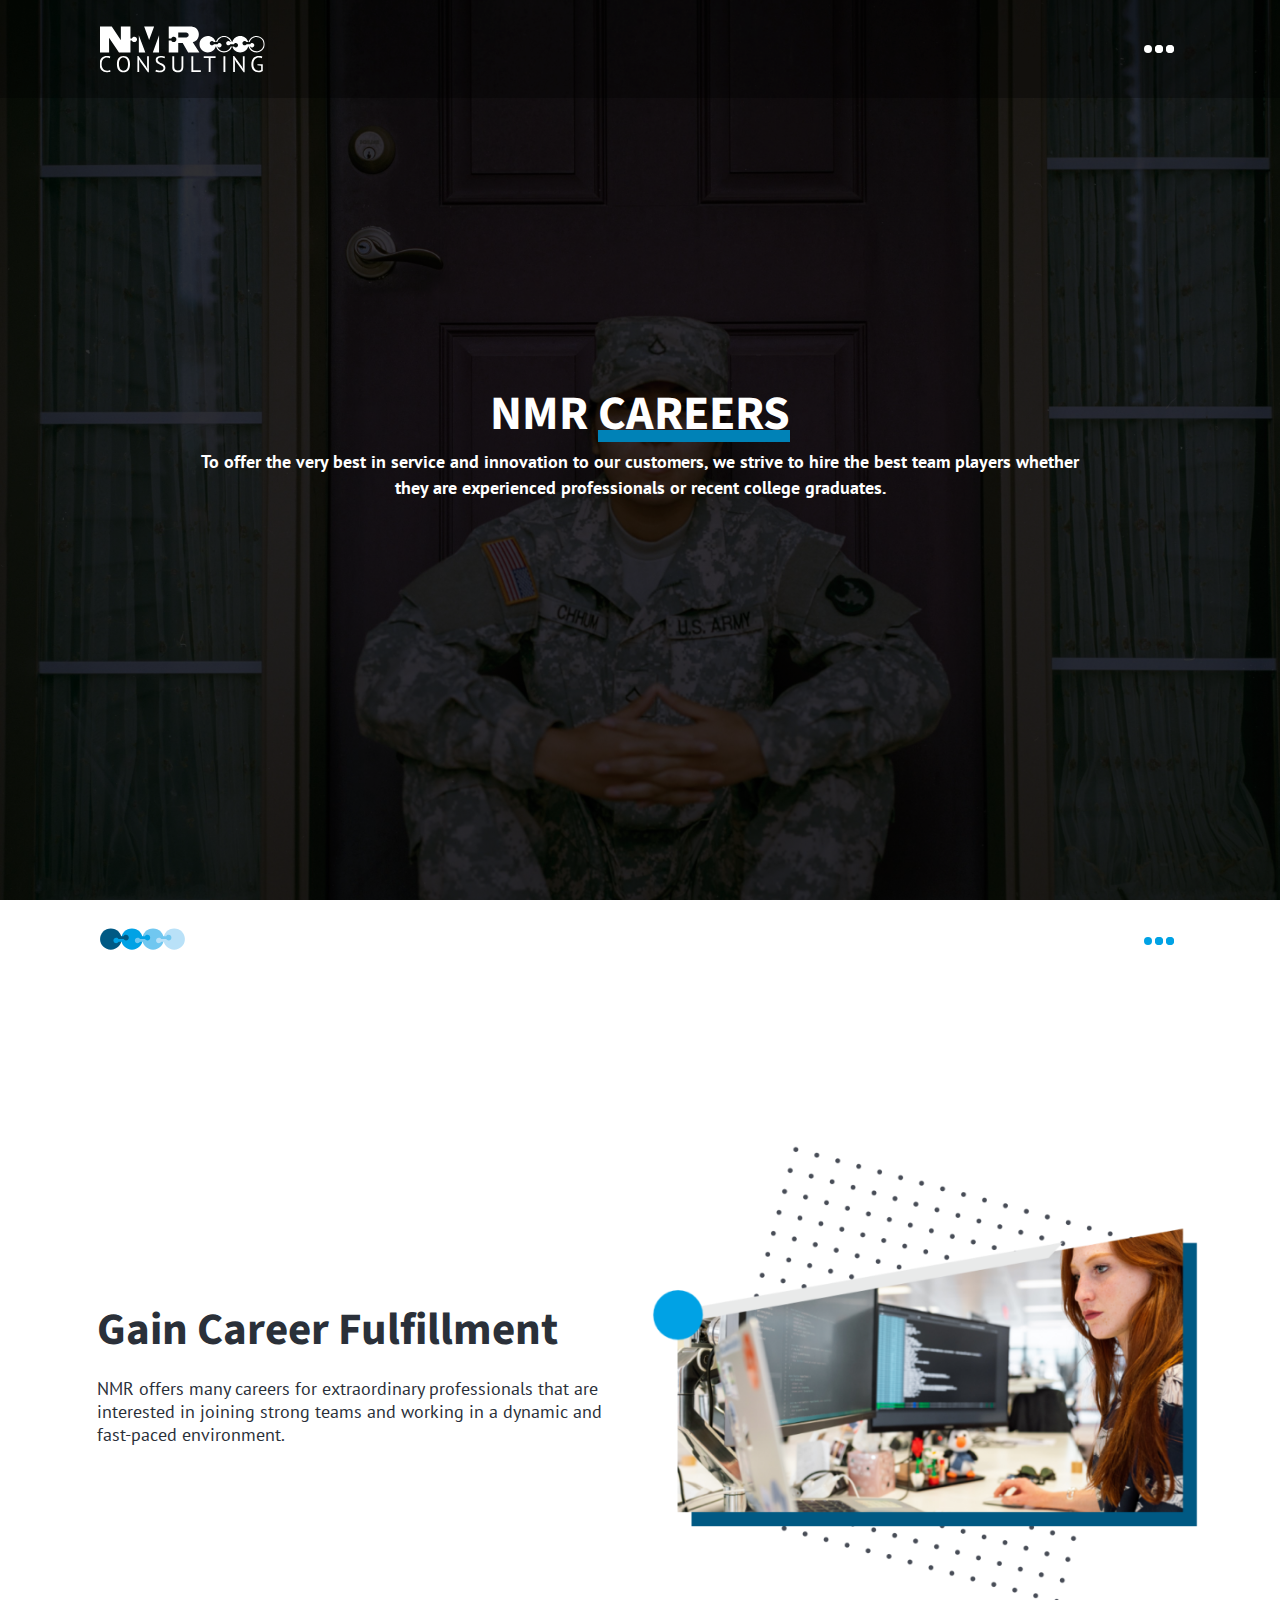
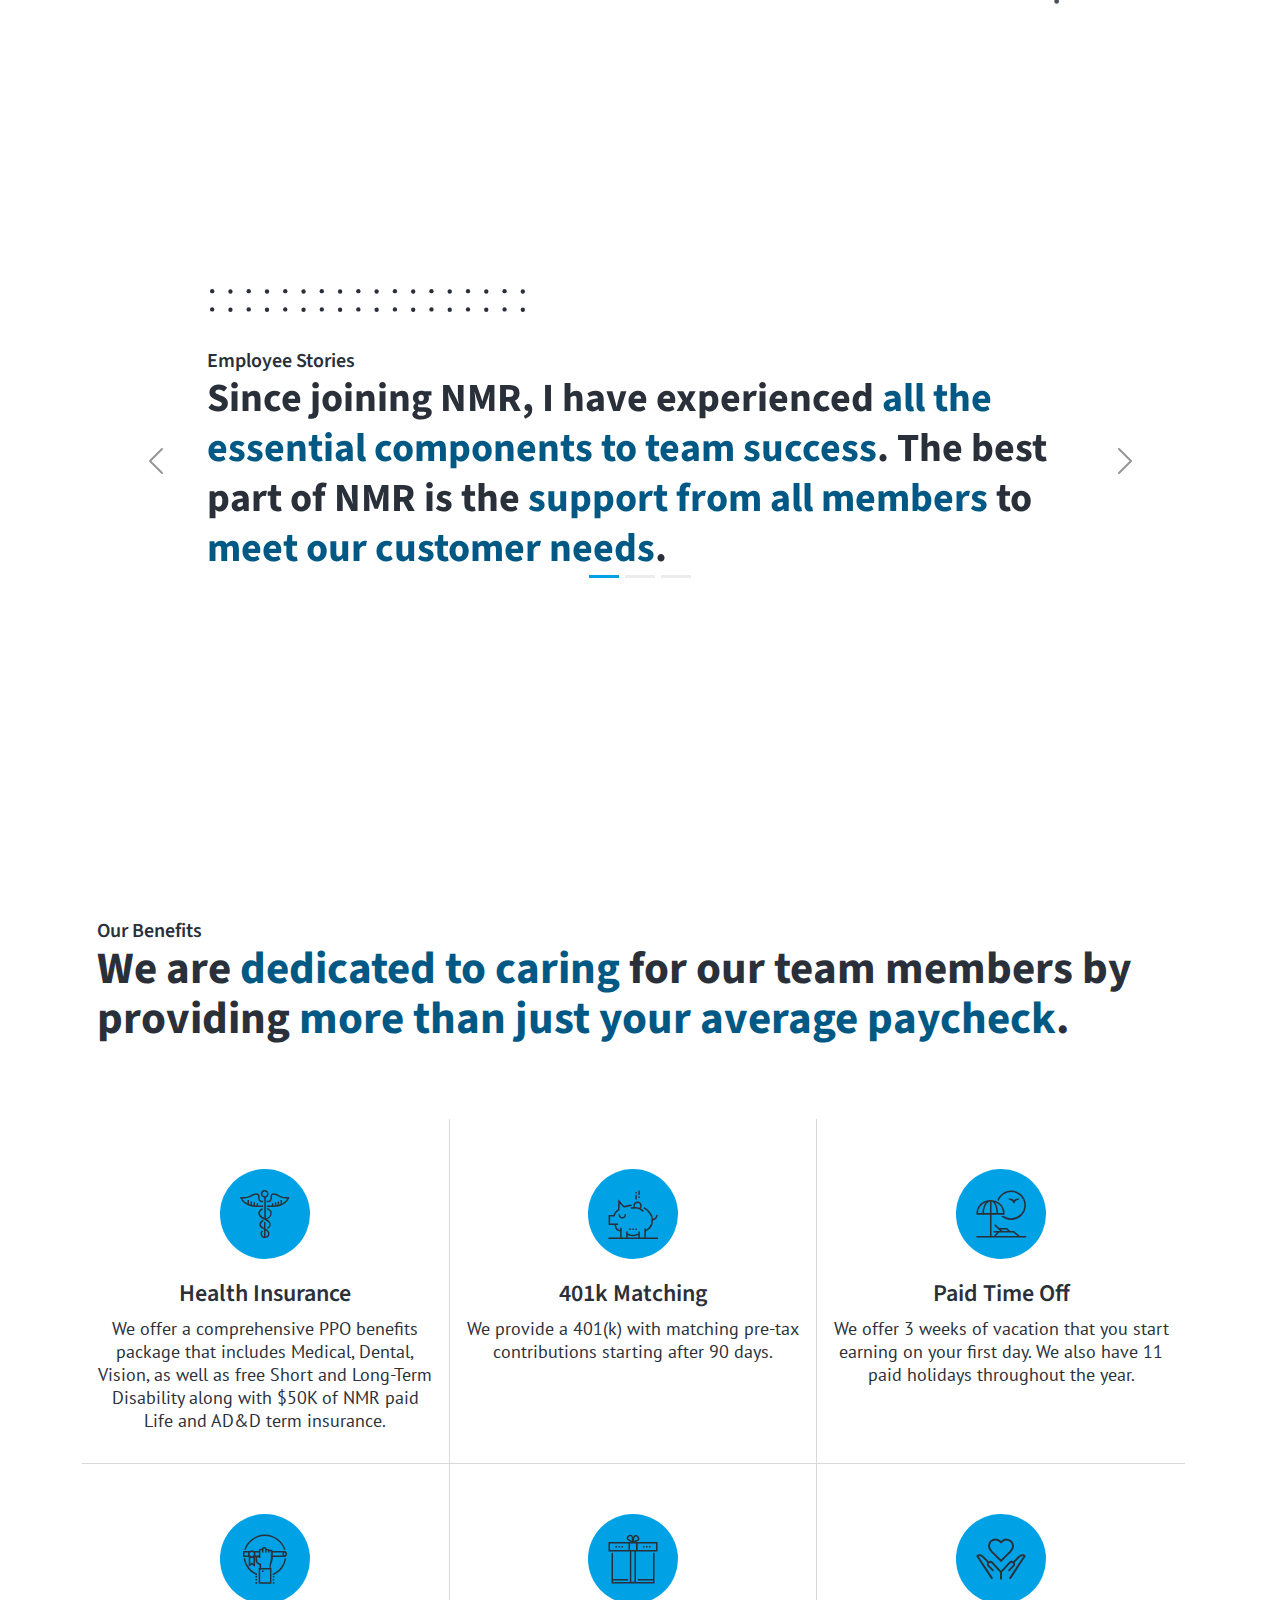
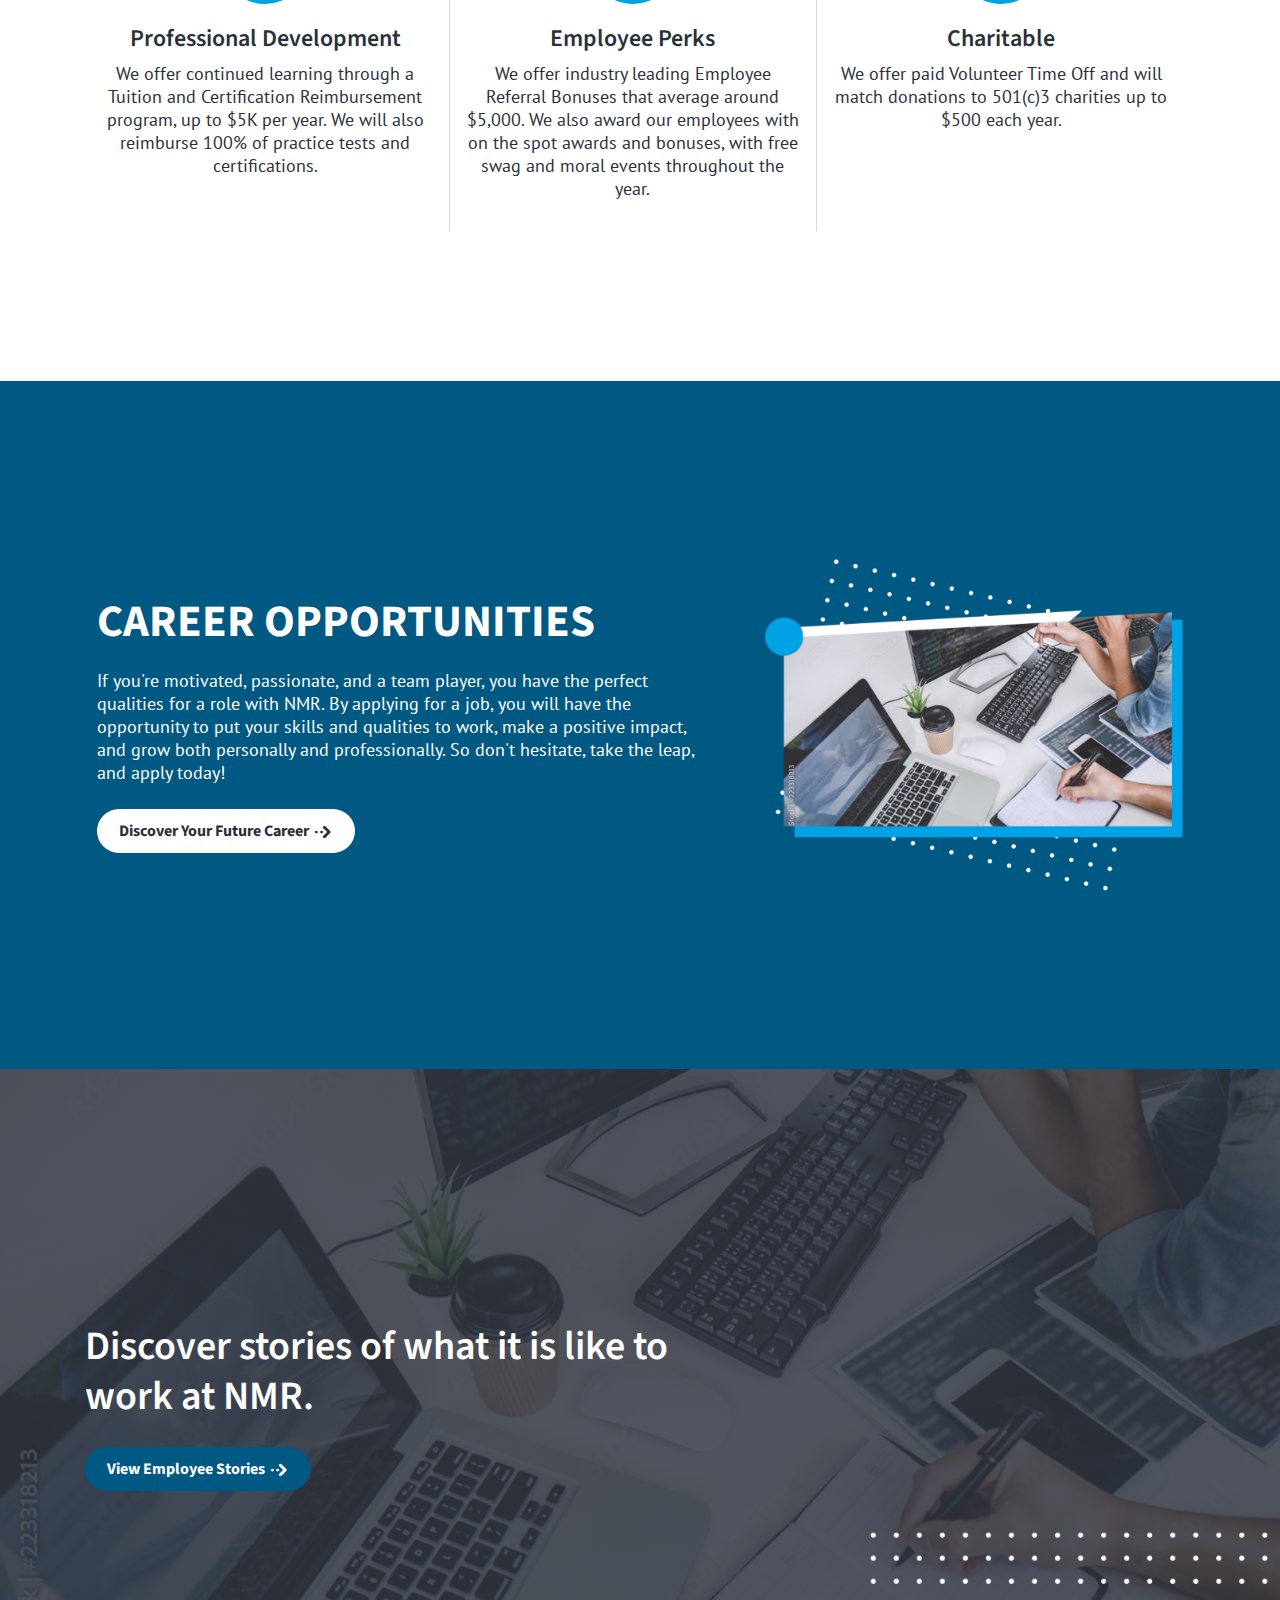
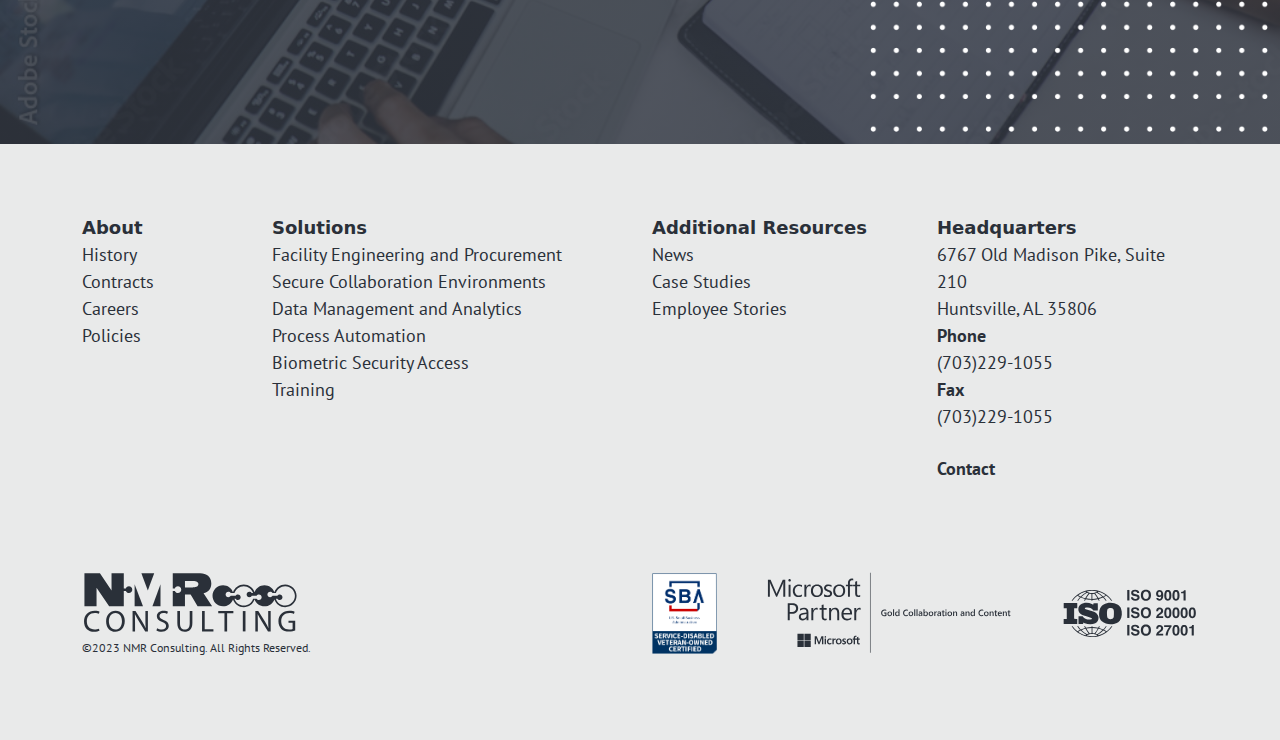
<file: Careers.html>
<!DOCTYPE html>
<html lang="en">
<head>
    <meta charset="UTF-8">
    <meta http-equiv="X-UA-Compatible" content="IE=edge">
    <meta name="viewport" content="width=device-width, initial-scale=1.0">
    <link rel="preconnect" href="https://fonts.googleapis.com">
    <link rel="preconnect" href="https://fonts.gstatic.com" crossorigin>
    <link rel="preconnect" href="https://fonts.googleapis.com">
    <link rel="preconnect" href="https://fonts.gstatic.com" crossorigin>
    <link href="https://fonts.googleapis.com/css2?family=PT+Sans:ital,wght@0,400;0,700;1,400&family=Source+Code+Pro:wght@700&family=Source+Sans+Pro:wght@400;600;700&display=swap" rel="stylesheet">    <link rel="stylesheet" href="lib/css/bootstrap.min.css">
    <link rel="stylesheet" href="https://cdnjs.cloudflare.com/ajax/libs/animate.css/4.1.1/animate.min.css" />
    <link rel="stylesheet" href="lib/css/boilerplate.css"><link rel="stylesheet" href="lib/css/fonts.css">
    <script src="https://code.jquery.com/jquery-3.6.4.js" integrity="sha256-a9jBBRygX1Bh5lt8GZjXDzyOB+bWve9EiO7tROUtj/E=" crossorigin="anonymous"></script>
    <title>Careers - NMR Consulting</title>
</head>

<style>
    .landing-page-hero{
        width: 100%;
        height: 100vh;
        background: #2A3039;
        color: #FFFFFF;
        background-image: linear-gradient(0deg, rgba(0, 0, 0, 0.8), rgba(0, 0, 0, 0.8)), url('lib/img/careers-hero.jpg');
        background-size: cover;
        background-repeat: no-repeat;
        background-position: center center;
    }

    #mission{
        background-image: linear-gradient(0deg, rgba(42, 48, 58, 0.8), rgba(42, 48, 58, 0.8)), url('lib/img/AdobeStock_223318213_Preview.jpeg');
    }

</style>
<body>
    <nav id="main-navigation" class="main-navigation">
       <div class="nav-container">
            <div class="logo">
                <a href="index.html"><div class="logo-sprite" style="background-image: url('lib/img/nmr-logo-sprite.svg')" aria-label="NMR Consulting logo."></div></a>
            </div>
            <div class="nav-links">
                <ul>
                    <li><a href="index.html">Home</a></li>
                    <li><a href="Mission.html">Mission</a></li>
                    <li><a href="About.html">About</a></li>
                    <li><a href="Solutions.html">Solutions</a></li><li><a href="Resource-Library.html">Resource Library</a></li>
                     <li><a href="Careers.html">Careers</a></li>
                </ul>
            </div>
            <button id="hero-nav-trigger" class="menu-button">
                <div class="kebab-menu">
                    <span></span>
                    <span></span>
                    <span></span>
                    <span></span>
                    <span></span>
                </div>
            </button>
        </div>
    </nav>
    <section class="landing-page-hero" >
        <div class="container">
            <div class="hero-content">
                <h1>NMR <span class="heroline-container"><span class="heroline">Careers</span></span></h1>
                <p>To offer the very best in service and innovation to our customers, we strive to hire the best team players whether they are experienced professionals or recent college graduates.​</p>
            </div>
        </div>
    </section>
    <nav id="sticky-navigation" class="main-navigation">
        <div class="nav-container">
         <div class="logo">
                 <a href="index.html">
                     <img src="lib/img/nmr-keys-color 1.svg" alt="NMR Consulting icon.">
                 </a>
             </div>
             <div class="nav-links">
                 <ul>
                     <li><a href="index.html">Home</a></li>
                     <li><a href="Mission.html">Mission</a></li>
                     <li><a href="About.html">About</a></li>
                     <li><a href="Solutions.html">Solutions</a></li><li><a href="Resource-Library.html">Resource Library</a></li>
                     <li><a href="Careers.html">Careers</a></li>
                 </ul>
             </div>
             <button id="sticky-nav-trigger" class="menu-button">
                 <div class="kebab-menu">
                     <span></span>
                     <span></span>
                     <span></span>
                     <span></span>
                     <span></span>
                 </div>
             </button>
         </div>
     </nav>
    <section id="intro" class="content-section">
        <div class="container">
            <div class="row">
                <div class="col-sm-6">
                    <div class="content">
                        <h1>Gain Career Fulfillment​</h1>
                        <p>NMR offers many careers for extraordinary professionals that are interested in joining strong teams and working in a dynamic and fast-paced environment.</p>
                    </div>
                </div>
                <div class="col-sm-6">
                    <img src="lib/img/Group 61.png" alt="Making deals">
                </div>
            </div>
        </div>
    </section>
    <section id="employee-stories" class="content-section quote-carousel">
        <div class="container">
            <div class="row" style="position: relative;">
                <div class="col-sm-1">
                    <button class="carousel-control-prev" type="button" data-bs-target="#employee-stories-carousel" data-bs-slide="prev">
                        <span class="carousel-control-prev-icon" aria-hidden="true"></span>
                        <span class="visually-hidden">Previous</span>
                        </button>
                </div>
                <div class="col-sm-10 employee-story-container">
                    <div id="employee-stories-carousel" class="carousel slide">
                        <div class="content">
                            <span class="headline">Employee Stories</span>
                            <div class="carousel-inner">
                                <div class="carousel-item active">
                                    <div class="employee-quote">
                                        <h1>Since joining NMR, I have experienced <span class="highlight">all the essential components to team success</span>. The best part of NMR is the <span class="highlight">support from all members</span> to <span class="highlight">meet our customer needs</span>.</h1>
                                    </div>
                                </div>
                                <div class="carousel-item">
                                    <div class="employee-quote">
                                        <h1>No matter who you talk to, you are <span class="highlight">treated as an equal</span> and everyone is always <span class="highlight">open to helping with questions or problems</span>. </h1>
                                    </div>
                                </div>
                                <div class="carousel-item">
                                    <div class="employee-quote">
                                        <h1> I look forward to coming to work every day knowing <span class="highlight">NMR is willing to invest in me</span>.</h1>
                                    </div>
                                </div>
                            </div>
                        </div>
                        <div class="carousel-indicators">
                            <button type="button" data-bs-target="#employee-stories-carousel" data-bs-slide-to="0" class="active" aria-current="true" aria-label="Slide 1"></button>
                            <button type="button" data-bs-target="#employee-stories-carousel" data-bs-slide-to="1" aria-label="Slide 2"></button>
                            <button type="button" data-bs-target="#employee-stories-carousel" data-bs-slide-to="2" aria-label="Slide 3"></button>
                        </div>
                    </div>
                </div>
                <div class="col-sm-1">
                    <button class="carousel-control-next" type="button" data-bs-target="#employee-stories-carousel" data-bs-slide="next">
                        <span class="carousel-control-next-icon" aria-hidden="true"></span>
                        <span class="visually-hidden">Next</span>
                    </button>
                </div>
            </div>
        </div>
    </div>
</section>

    <style>
        .carousel{
            width: 100%;
        }

        #employee-stories-carousel {
            background-color: #fff;
            padding: 15px;
            position: relative;
            z-index: 2;
        }

        #employee-stories-carousel .carousel-item h1{
            font-size: 40px;
        }

        .carousel-indicators [data-bs-target] {
            background-color: #D9D9D9;
        }
        .carousel-indicators .active {
            background-color: #00A2E5;
        }

        .carousel-control-prev-icon {
            background-image: url("data:image/svg+xml,%3csvg xmlns='http://www.w3.org/2000/svg' viewBox='0 0 16 16' fill='%232f2f2f'%3e%3cpath d='M11.354 1.646a.5.5 0 0 1 0 .708L5.707 8l5.647 5.646a.5.5 0 0 1-.708.708l-6-6a.5.5 0 0 1 0-.708l6-6a.5.5 0 0 1 .708 0z'/%3e%3c/svg%3e");
        }

        .carousel-control-next-icon {
            background-image: url("data:image/svg+xml,%3csvg xmlns='http://www.w3.org/2000/svg' viewBox='0 0 16 16' fill='%232f2f2f'%3e%3cpath d='M4.646 1.646a.5.5 0 0 1 .708 0l6 6a.5.5 0 0 1 0 .708l-6 6a.5.5 0 0 1-.708-.708L10.293 8 4.646 2.354a.5.5 0 0 1 0-.708z'/%3e%3c/svg%3e");
        }

        #employee-stories-carousel .content {
         min-height: 225px;
         justify-content: normal;
        }

        .employee-story-container{
            position: relative;
        }

        .employee-story-container:after{
            content: "";
            display: block;
            width: 315px;
            height: 315px;
            position: absolute;
            z-index: 1;
            background-image: url("lib/img/dotgrid.svg");
            background-size: cover;
            top: -30px;
            left: 45px;
        }

    </style>
    <section id="benefits" class="content-section benefits-section">
        <div class="container">
            <div class="row">
                <div class="col-sm-12">
                    <div class="content">
                        <span class="headline">Our Benefits</span>
                        <h1>We are <span class="highlight">dedicated to caring</span> for our team members by providing <span class="highlight">more than just your average paycheck</span>.​</h1>
                    </div>
                </div>
                <div class="col-sm-12">
                   <div class="benefits-blocks">
                        <div class="benefit">
                            <div class="benefit-icon">
                                <i class="icon-health"></i>
                            </div>
                            <div class="benefit-content">
                                <h2>Health Insurance</h2>
                                <p>We offer a comprehensive PPO benefits package that includes Medical, Dental, Vision, as well as free Short and Long-Term Disability along with $50K of NMR paid Life and AD&D term insurance.</p>
                            </div>
                        </div>
                        <div class="benefit">
                            <div class="benefit-icon">
                                <i class="icon-retirement"></i>
                            </div>
                            <div class="benefit-content">
                                <h2>401k Matching</h2>
                                <p>We provide a 401(k) with matching pre-tax contributions starting after 90 days.</p>
                            </div>
                        </div>
                        <div class="benefit">
                            <div class="benefit-icon">
                                <i class="icon-vacation"></i>
                            </div>
                            <div class="benefit-content">
                                <h2>Paid Time Off</h2>
                                <p>We offer 3 weeks of vacation that you start earning on your first day. We also have 11 paid holidays throughout the year.</p>
                            </div>
                        </div>
                        <div class="benefit">
                            <div class="benefit-icon">
                                <i class="icon-cert"></i>
                            </div>
                            <div class="benefit-content">
                                <h2>Professional Development</h2>
                                <p>We offer continued learning through a Tuition and Certification Reimbursement program, up to $5K per year. We will also reimburse 100% of practice tests and certifications.</p>
                            </div>
                        </div>
                        <div class="benefit">
                            <div class="benefit-icon">
                                <i class="icon-perks"></i>
                            </div>
                            <div class="benefit-content">
                                <h2>Employee Perks</h2>
                                <p>We offer industry leading Employee Referral Bonuses that average around $5,000. We also award our employees with on the spot awards and bonuses, with free swag and moral events throughout the year.</p>
                            </div>
                        </div>
                        <div class="benefit">
                            <div class="benefit-icon">
                                <i class="icon-charity"></i>
                            </div>
                            <div class="benefit-content">
                                <h2>Charitable</h2>
                                <p>We offer paid Volunteer Time Off and will match donations to 501(c)3 charities up to $500 each year.</p>
                            </div>
                        </div>
                   </div>
                </div>
            </div>
        </div>
    </section>

    <section id="career-opportunities" class="content-section dark-blue-bg">
        <div class="container">
            <div class="row">
                <div class="col-sm-7">
                    <div class="content">
                        <h1>Career Opportunities</h1>
                        <p>If you're motivated, passionate, and a team player, you have the perfect qualities for a role with NMR. By applying for a job, you will have the opportunity to put your skills and qualities to work, make a positive impact, and grow both personally and professionally. So don't hesitate, take the leap, and apply today!</p>
                        <a class="button button-white button-rounded" href="http://jobs.jobvite.com/careers/nmr-consulting/jobs?__jvst=Career%20Site">Discover Your Future Career <i class="icon-arrow-right icon-middle"></i></a>
                    </div>
                </div>
                <div class="col-sm-5">
                    <div class="content">
                        <img src="lib/img/Group 62.png" alt="Apply for a role at NMR Consulting">
                    </div>
                </div>
            </div>
        </div>
    </section>
    
    
    
    <section id="mission" class="content-section image-break image-break-quote image-break-dark content-session-dark">
        <div class="container">
            <div class="row">
                <div class="content">
                    <div class="col-sm-7">
                        <h1 class="semibold">Discover stories of what it is like to work at NMR.​</h1>
                    </div>
                    <div class="col-sm-4">
                        <a class="button button-rounded sapphire-button" href="Resource-Library.html?type=employee-stories" title="View our mission">View Employee Stories <i class="icon-arrow-right icon-middle"></i></a>
                    </div>
                </div>
            </div>
        </div>
    </section>
    <footer>
        <div class="container">
            <div class="row">
                <div class="col-sm-2">
                    <ul class="footer-menu">
                        <li><strong>About</strong></li>
                        <li><a href="#" title="View the History page">History</a></li>
                        <li><a href="#" title="View the Contracts page">Contracts</a></li>
                        <li><a href="#" title="View the Careers page">Careers</a></li>
                        <li><a href="#" title="View the Policies page">Policies</a></li>
                    </ul>
                </div>
                <div class="col-sm-4">
                   <ul class="footer-menu">
                        <li><strong>Solutions</strong></li>
                        <li><a href="#" title="View the Facility Engineering and Procurement​ page.">Facility Engineering and Procurement​</a></li>
                        <li><a href="#" title="View the Secure Collaboration Environments  page.">Secure Collaboration Environments </a></li>
                        <li><a href="#" title="View the Data Management page.">Data Management and Analytics</a></li>
                        <li><a href="#" title="View the Process Automation and Analytics​ page.">Process Automation​</a></li>
                        <li><a href="#" title="View the Biometric Security Access page.">Biometric Security Access</a></li>
                        <li><a href="#" title="View the Training page.">Training</a></li>
                   </ul>
                </div>
                <div class="col-sm-3">
                    <ul class="footer-menu">
                        <li><strong>Additional Resources</strong></li>
                        <li><a href="Resource-Library.html?type=news" title="View the News page.">News</a></li>
                        <li><a href="Resource-Library.html?type=case-studies" title="View the Case Studies page.">Case Studies</a></li>
                        <li><a href="Resource-Library.html?type=employee-stories" title="View the Employee Stories page.">Employee Stories</a></li>
                   </ul>
                </div>
                <div class="col-sm-3">
                    <div class="address">
                        <strong>Headquarters</strong>
                        <p>6767 Old Madison Pike, Suite 210</p>
                        <p>Huntsville, AL 35806</p>
                    </div>
                    <div class="contact">
                        <p><strong>Phone</strong></p>
                        <a href="tel:17032291055">(703)229-1055</a>
                        <p><strong>Fax</strong></p>
                        <p>(703)229-1055</p>
                    </div>
                    <div class="contact-page">
                        <a href="#" title="View our contact page."><strong>Contact</strong></a>
                    </div>
                </div>
            </div>
            <div class="logo-row">
                <div class="row">
                    <div class="col-sm-6">
                        <div class="footer-logo">
                            <img src="lib/img/nmr-single-dark.svg" alt="NMR logo">
                        </div>
                        <p class="copyright">©2023 NMR Consulting. All Rights Reserved.</p>
                    </div>
                    <div class="col-sm-6">
                        <ul class="contract-list">
                            <li><img style="width:65px;" src="lib/img/Service-Disabled Veteran-Owned-Certified.png" alt="SBA Service-Disabled Veteran-Owned Certified Small Business."></li>
                            <li><img src="lib/img/microsoft-gold.svg" alt="Microsoft Gold Partner."></li>
                            <li><img src="lib/img/iso.svg" alt="ISO codes 9001, 20000, 27001."></li>
                        </ul>
                    </div>
                </div>
            </div>
        </div>
    </footer>

<script src="lib/js/bootstrap.min.js"></script>
<script src="lib/js/wow.min.js"></script>
<script>
    $(function(){
        new WOW({offset: 500}).init(); 
    });
</script>
<script>
    $(document).ready(function(){

        $(document).on("click", "#hero-nav-trigger", function(){
            $("#main-navigation").toggleClass("active");
            $(this).toggleClass("active");
           
        })
        $(document).on("click", "#sticky-nav-trigger", function(){
            $("#sticky-navigation").toggleClass("active");
            $(this).toggleClass("active");
           
        })
    });
</script>
<script>
    $(document).ready(function(){

        $(document).on("click", ".tile", function(){
            let target = $(this).attr("data-target");
           
            $(".card").removeClass("active");
            $(target).addClass("active");
            $(".tile").removeClass("active");
            $(this).addClass("active");
           
        })
    });
</script>
</body>
</html>
</file>
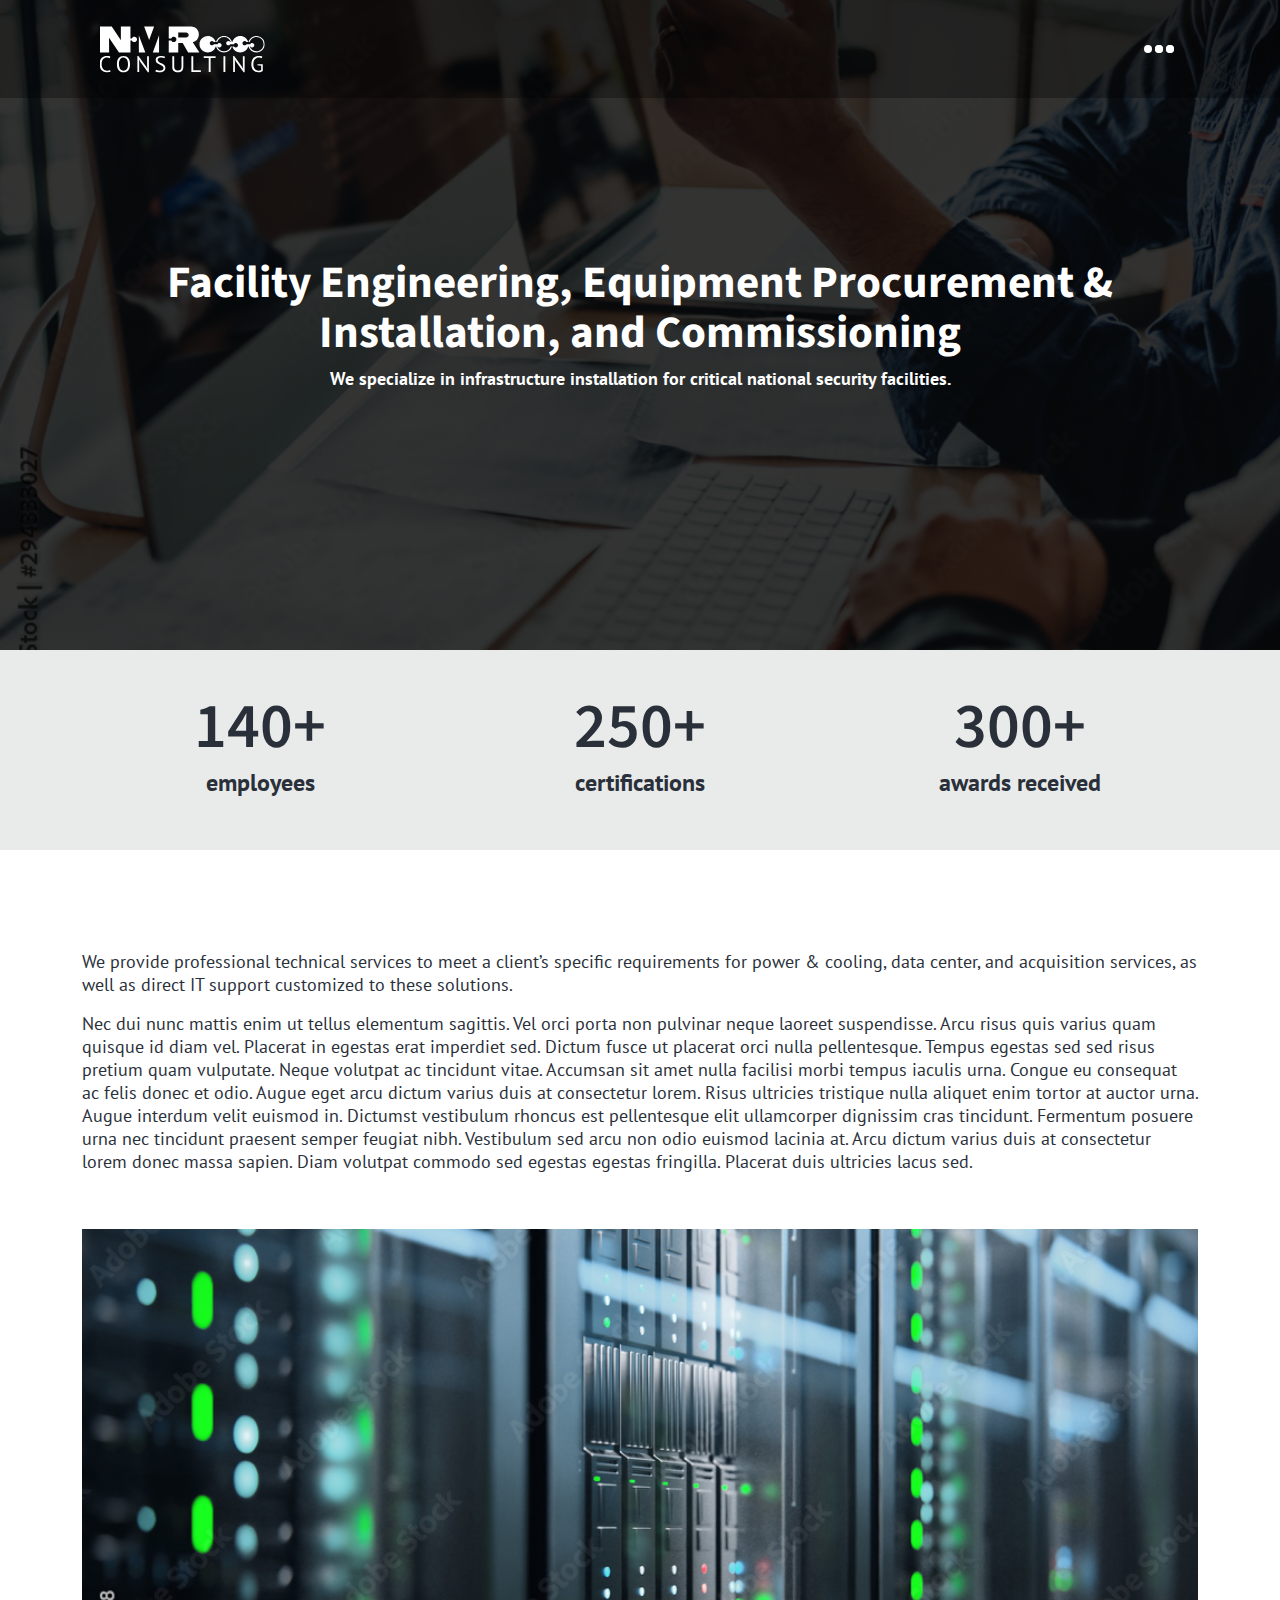
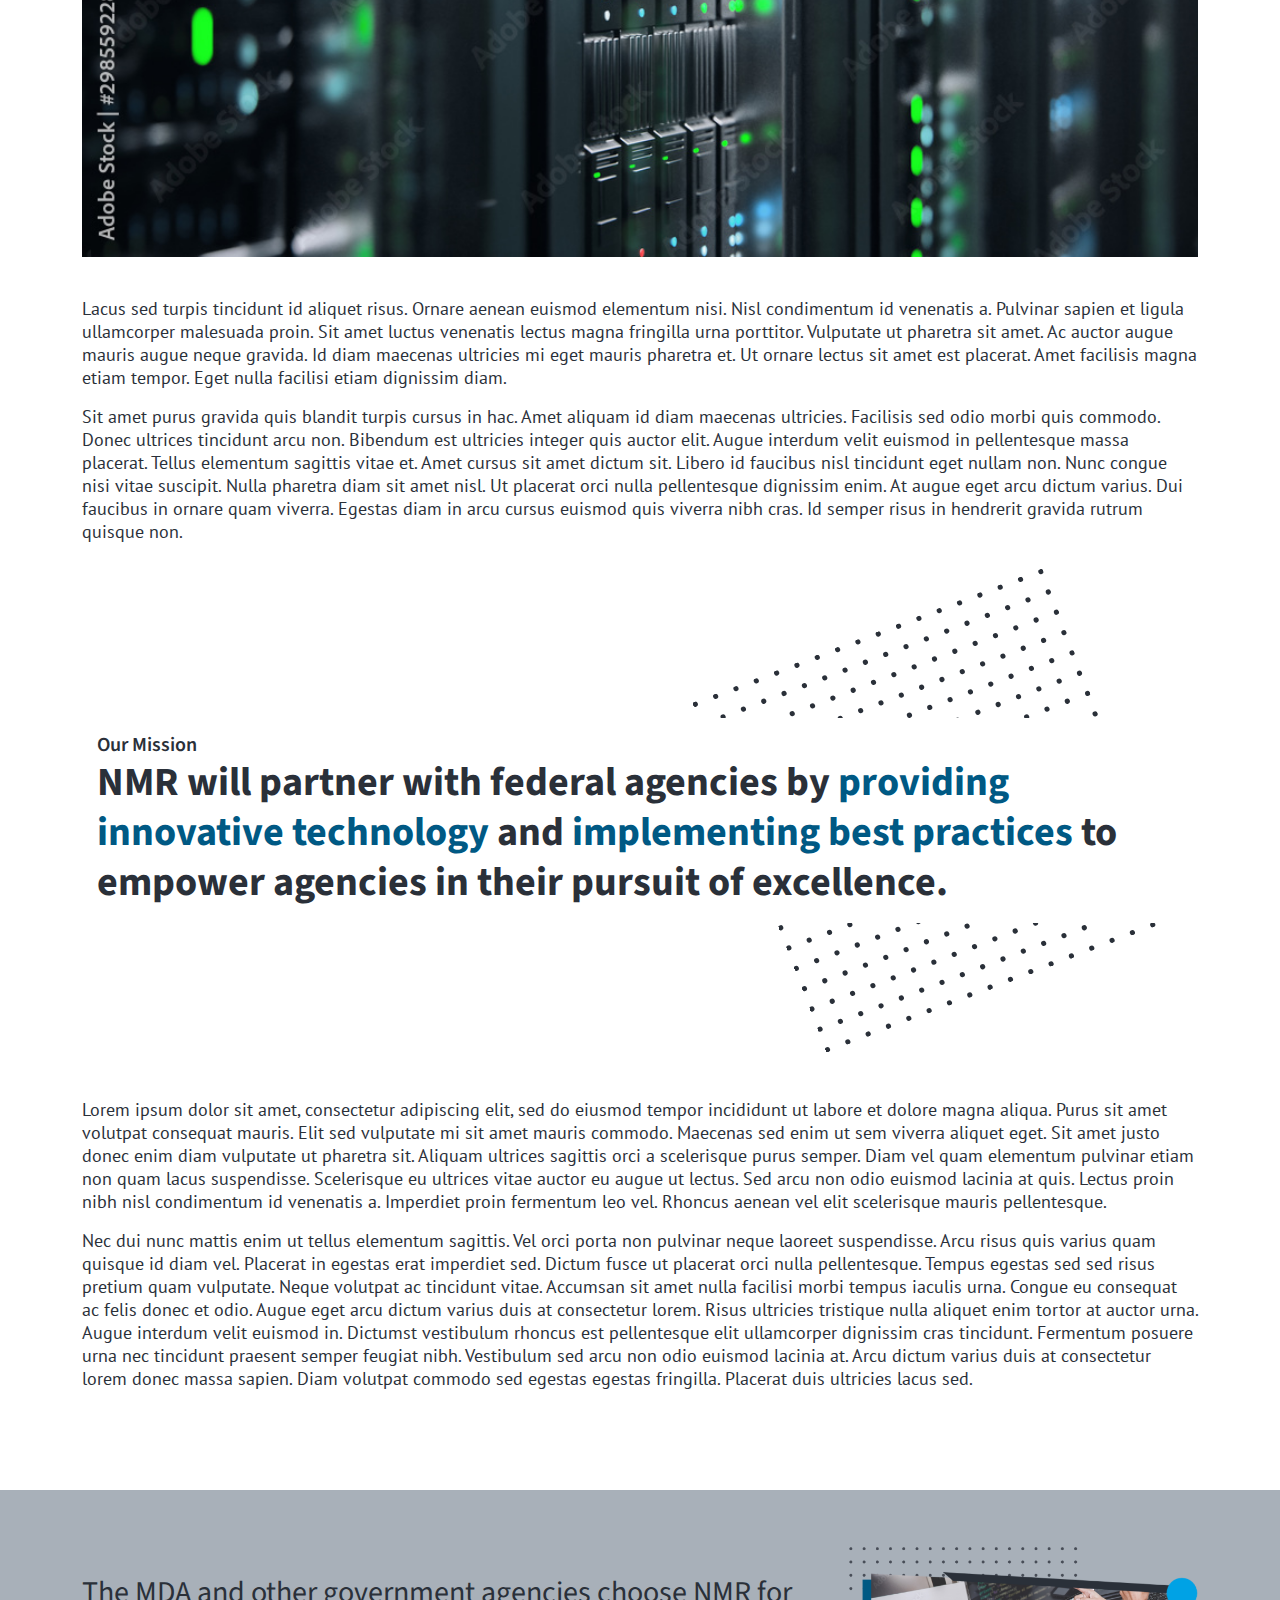
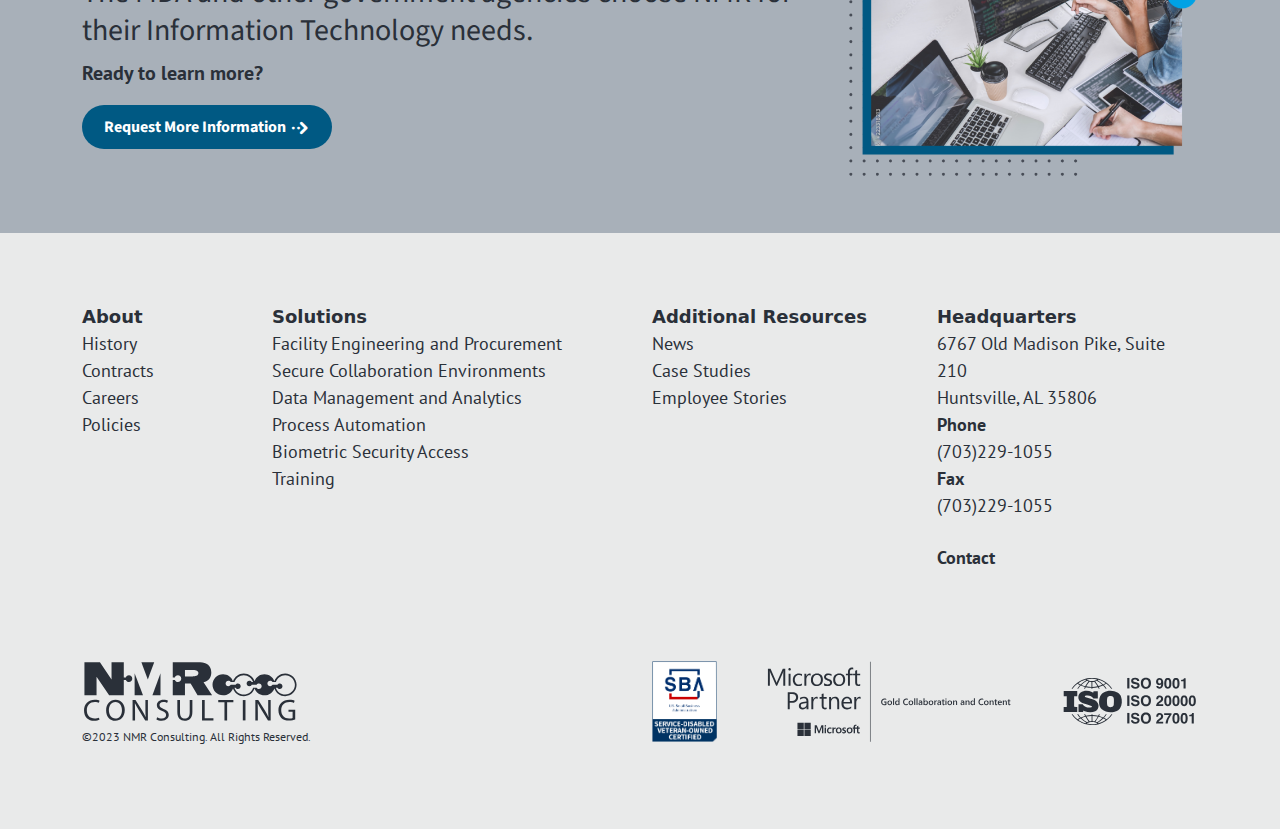
<file: interior-template-1.html>
<!DOCTYPE html>
<html lang="en">
<head>
    <meta charset="UTF-8">
    <meta http-equiv="X-UA-Compatible" content="IE=edge">
    <meta name="viewport" content="width=device-width, initial-scale=1.0">
    <link rel="preconnect" href="https://fonts.googleapis.com">
    <link rel="preconnect" href="https://fonts.gstatic.com" crossorigin>
    <link rel="preconnect" href="https://fonts.googleapis.com">
    <link rel="preconnect" href="https://fonts.gstatic.com" crossorigin>
    <link href="https://fonts.googleapis.com/css2?family=PT+Sans:ital,wght@0,400;0,700;1,400&family=Source+Code+Pro:wght@700&family=Source+Sans+Pro:wght@400;600;700&display=swap" rel="stylesheet">    <link rel="stylesheet" href="lib/css/bootstrap.min.css">
    <link rel="stylesheet" href="https://cdnjs.cloudflare.com/ajax/libs/animate.css/4.1.1/animate.min.css" />
    <link rel="stylesheet" href="lib/css/boilerplate.css">
    <link rel="stylesheet" href="lib/css/fonts.css">
    <link rel="stylesheet" href="lib/css/page.css">
    <script src="https://code.jquery.com/jquery-3.6.4.js" integrity="sha256-a9jBBRygX1Bh5lt8GZjXDzyOB+bWve9EiO7tROUtj/E=" crossorigin="anonymous"></script>
    <title>Interior Page 1 - NMR Consulting</title>
</head>

<style>
    .page-hero{
        background-color: #2A3039;
        color: #FFFFFF;
        background-image: linear-gradient(0deg, rgba(0, 0, 0, 0.8), rgba(0, 0, 0, 0.8)), url('lib/img/AdobeStock_294333027_Preview.jpeg');
    }

</style>
<body>
    <nav id="main-navigation" class="main-navigation">
       <div class="nav-container">
            <div class="logo">
                <a href="index.html"><div class="logo-sprite" style="background-image: url('lib/img/nmr-logo-sprite.svg')" aria-label="NMR Consulting logo."></div></a>
            </div>
            <div class="nav-links">
                <ul>
                    <li><a href="index.html">Home</a></li>
                    <li><a href="Mission.html">Mission</a></li>
                    <li><a href="About.html">About</a></li>
                    <li><a href="Solutions.html">Solutions</a></li>
                    <li><a href="Resource-Library.html">Resource Library</a></li>
                     <li><a href="Careers.html">Careers</a></li>
                </ul>
            </div>
            <button id="hero-nav-trigger" class="menu-button">
                <div class="kebab-menu">
                    <span></span>
                    <span></span>
                    <span></span>
                    <span></span>
                    <span></span>
                </div>
            </button>
        </div>
    </nav>

    <section class="page-hero">
        <div class="container">
            <div class="basic-hero-content">
                <h1 class="page-title">Facility Engineering, Equipment Procurement & Installation, and Commissioning​​</h1>
                <p class="byline">We specialize in infrastructure installation for critical national security facilities.</p>
            </div>
        </div>
    </section>
    <section class="stats-section">
        <div class="container">
            <div class="row">
                <div class="col-sm-4">
                    <div class="stat-block">
                        <span class="stat">140+</span>
                        <p class="stat-desc">employees</p>
                    </div>
                </div>
                <div class="col-sm-4">
                    <div class="stat-block">
                        <span class="stat">250+</span>
                        <p class="stat-desc">certifications</p>
                    </div>
                </div>
                <div class="col-sm-4">
                    <div class="stat-block">
                        <span class="stat">300+</span>
                        <p class="stat-desc">awards received</p>
                    </div>
                </div>
            </div>
        </div>
    </section>

    <section class="page-content">
        <div class="container">
            <p>We provide professional technical services to meet a client’s specific requirements for power & cooling, data center, and acquisition services, as well as direct IT support customized to these solutions.</p>
            <p>Nec dui nunc mattis enim ut tellus elementum sagittis. Vel orci porta non pulvinar neque laoreet suspendisse. Arcu risus quis varius quam quisque id diam vel. Placerat in egestas erat imperdiet sed. Dictum fusce ut placerat orci nulla pellentesque. Tempus egestas sed sed risus pretium quam vulputate. Neque volutpat ac tincidunt vitae. Accumsan sit amet nulla facilisi morbi tempus iaculis urna. Congue eu consequat ac felis donec et odio. Augue eget arcu dictum varius duis at consectetur lorem. Risus ultricies tristique nulla aliquet enim tortor at auctor urna. Augue interdum velit euismod in. Dictumst vestibulum rhoncus est pellentesque elit ullamcorper dignissim cras tincidunt. Fermentum posuere urna nec tincidunt praesent semper feugiat nibh. Vestibulum sed arcu non odio euismod lacinia at. Arcu dictum varius duis at consectetur lorem donec massa sapien. Diam volutpat commodo sed egestas egestas fringilla. Placerat duis ultricies lacus sed.</p>
            <img src="lib/img/AdobeStock_298559228_Preview.jpeg">
            <p>Lacus sed turpis tincidunt id aliquet risus. Ornare aenean euismod elementum nisi. Nisl condimentum id venenatis a. Pulvinar sapien et ligula ullamcorper malesuada proin. Sit amet luctus venenatis lectus magna fringilla urna porttitor. Vulputate ut pharetra sit amet. Ac auctor augue mauris augue neque gravida. Id diam maecenas ultricies mi eget mauris pharetra et. Ut ornare lectus sit amet est placerat. Amet facilisis magna etiam tempor. Eget nulla facilisi etiam dignissim diam.</p>
            <p>Sit amet purus gravida quis blandit turpis cursus in hac. Amet aliquam id diam maecenas ultricies. Facilisis sed odio morbi quis commodo. Donec ultrices tincidunt arcu non. Bibendum est ultricies integer quis auctor elit. Augue interdum velit euismod in pellentesque massa placerat. Tellus elementum sagittis vitae et. Amet cursus sit amet dictum sit. Libero id faucibus nisl tincidunt eget nullam non. Nunc congue nisi vitae suscipit. Nulla pharetra diam sit amet nisl. Ut placerat orci nulla pellentesque dignissim enim. At augue eget arcu dictum varius. Dui faucibus in ornare quam viverra. Egestas diam in arcu cursus euismod quis viverra nibh cras. Id semper risus in hendrerit gravida rutrum quisque non.</p>
            <div class="full-length-quote">
                <div class="col-sm-12">
                    <div class="content">
                        <span class="headline">Our Mission</span>
                        <h1>NMR will partner with federal agencies by <span class="highlight">providing innovative technology</span> and <span class="highlight">implementing best practices</span> to empower agencies in their pursuit of excellence.​</h1>
                    </div>
                </div>
            </div>
            <p>Lorem ipsum dolor sit amet, consectetur adipiscing elit, sed do eiusmod tempor incididunt ut labore et dolore magna aliqua. Purus sit amet volutpat consequat mauris. Elit sed vulputate mi sit amet mauris commodo. Maecenas sed enim ut sem viverra aliquet eget. Sit amet justo donec enim diam vulputate ut pharetra sit. Aliquam ultrices sagittis orci a scelerisque purus semper. Diam vel quam elementum pulvinar etiam non quam lacus suspendisse. Scelerisque eu ultrices vitae auctor eu augue ut lectus. Sed arcu non odio euismod lacinia at quis. Lectus proin nibh nisl condimentum id venenatis a. Imperdiet proin fermentum leo vel. Rhoncus aenean vel elit scelerisque mauris pellentesque.</p>
            <p>Nec dui nunc mattis enim ut tellus elementum sagittis. Vel orci porta non pulvinar neque laoreet suspendisse. Arcu risus quis varius quam quisque id diam vel. Placerat in egestas erat imperdiet sed. Dictum fusce ut placerat orci nulla pellentesque. Tempus egestas sed sed risus pretium quam vulputate. Neque volutpat ac tincidunt vitae. Accumsan sit amet nulla facilisi morbi tempus iaculis urna. Congue eu consequat ac felis donec et odio. Augue eget arcu dictum varius duis at consectetur lorem. Risus ultricies tristique nulla aliquet enim tortor at auctor urna. Augue interdum velit euismod in. Dictumst vestibulum rhoncus est pellentesque elit ullamcorper dignissim cras tincidunt. Fermentum posuere urna nec tincidunt praesent semper feugiat nibh. Vestibulum sed arcu non odio euismod lacinia at. Arcu dictum varius duis at consectetur lorem donec massa sapien. Diam volutpat commodo sed egestas egestas fringilla. Placerat duis ultricies lacus sed.</p>
        </div>
    </section>

    <section class="contact-banner">
        <div class="container">
            <div class="banner">
                <div class="row">
                    <div class="col-sm-8 banner-content">
                        <h1>The MDA and other government agencies choose NMR for their Information Technology needs.</h1>
                        <p>Ready to learn more?</p>
                        <a class="button button-rounded sapphire-button" href="#" title="Request more information.">Request More Information <i class="icon-arrow-right icon-middle"></i></a>
                    </div>
                    <div class="col-sm-4">
                        <img src="lib/img/Group 63.png" >
                    </div>
                </div>
            </div>
        </div>
    </section>

    <footer>
        <div class="container">
            <div class="row">
                <div class="col-sm-2">
                    <ul class="footer-menu">
                        <li><strong>About</strong></li>
                        <li><a href="#" title="View the History page">History</a></li>
                        <li><a href="#" title="View the Contracts page">Contracts</a></li>
                        <li><a href="#" title="View the Careers page">Careers</a></li>
                        <li><a href="#" title="View the Policies page">Policies</a></li>
                    </ul>
                </div>
                <div class="col-sm-4">
                   <ul class="footer-menu">
                        <li><strong>Solutions</strong></li>
                        <li><a href="#" title="View the Facility Engineering and Procurement​ page.">Facility Engineering and Procurement​</a></li>
                        <li><a href="#" title="View the Secure Collaboration Environments  page.">Secure Collaboration Environments </a></li>
                        <li><a href="#" title="View the Data Management page.">Data Management and Analytics</a></li>
                        <li><a href="#" title="View the Process Automation and Analytics​ page.">Process Automation​</a></li>
                        <li><a href="#" title="View the Biometric Security Access page.">Biometric Security Access</a></li>
                        <li><a href="#" title="View the Training page.">Training</a></li>
                   </ul>
                </div>
                <div class="col-sm-3">
                    <ul class="footer-menu">
                        <li><strong>Additional Resources</strong></li>
                        <li><a href="Resource-Library.html?type=news" title="View the News page.">News</a></li>
                        <li><a href="Resource-Library.html?type=case-studies" title="View the Case Studies page.">Case Studies</a></li>
                        <li><a href="Resource-Library.html?type=employee-stories" title="View the Employee Stories page.">Employee Stories</a></li>
                   </ul>
                </div>
                <div class="col-sm-3">
                    <div class="address">
                        <strong>Headquarters</strong>
                        <p>6767 Old Madison Pike, Suite 210</p>
                        <p>Huntsville, AL 35806</p>
                    </div>
                    <div class="contact">
                        <p><strong>Phone</strong></p>
                        <a href="tel:17032291055">(703)229-1055</a>
                        <p><strong>Fax</strong></p>
                        <p>(703)229-1055</p>
                    </div>
                    <div class="contact-page">
                        <a href="#" title="View our contact page."><strong>Contact</strong></a>
                    </div>
                </div>
            </div>
            <div class="logo-row">
                <div class="row">
                    <div class="col-sm-6">
                        <div class="footer-logo">
                            <img src="lib/img/nmr-single-dark.svg" alt="NMR logo">
                        </div>
                        <p class="copyright">©2023 NMR Consulting. All Rights Reserved.</p>
                    </div>
                    <div class="col-sm-6">
                        <ul class="contract-list">
                            <li><img style="width:65px;" src="lib/img/Service-Disabled Veteran-Owned-Certified.png" alt="SBA Service-Disabled Veteran-Owned Certified Small Business."></li>
                            <li><img src="lib/img/microsoft-gold.svg" alt="Microsoft Gold Partner."></li>
                            <li><img src="lib/img/iso.svg" alt="ISO codes 9001, 20000, 27001."></li>
                        </ul>
                    </div>
                </div>
            </div>
        </div>
    </footer>

<script src="lib/js/bootstrap.min.js"></script>
<script src="lib/js/wow.min.js"></script>
<script>
    $(function(){
        new WOW({offset: 500}).init(); 
    });
</script>
<script>
    $(document).ready(function(){

        $(document).on("click", "#hero-nav-trigger", function(){
            $("#main-navigation").toggleClass("active");
            $(this).toggleClass("active");
           
        })
        $(document).on("click", "#sticky-nav-trigger", function(){
            $("#sticky-navigation").toggleClass("active");
            $(this).toggleClass("active");
           
        })
    });
</script>
<script>
    $(document).ready(function(){

        $(document).on("click", ".tile", function(){
            let target = $(this).attr("data-target");
           
            $(".card").removeClass("active");
            $(target).addClass("active");
            $(".tile").removeClass("active");
            $(this).addClass("active");
           
        })
    });
</script>
</body>
</html>
</file>
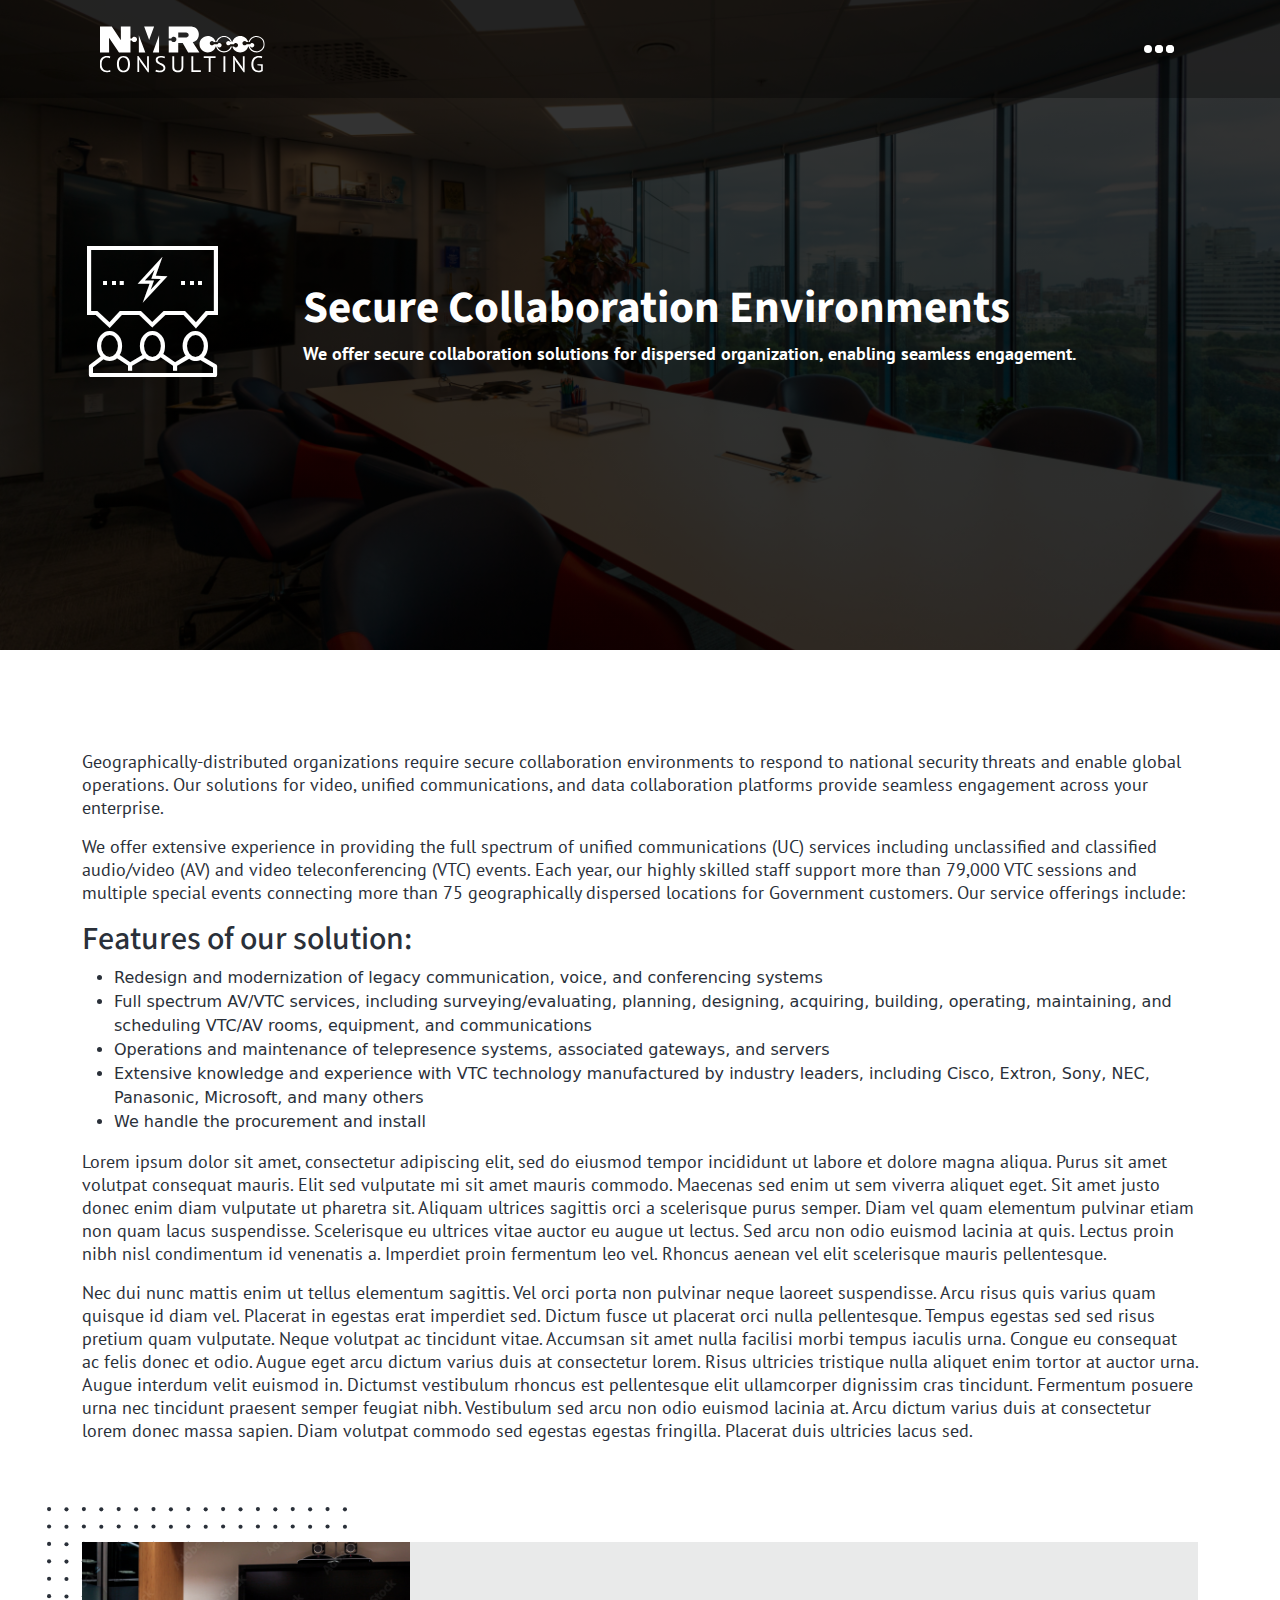
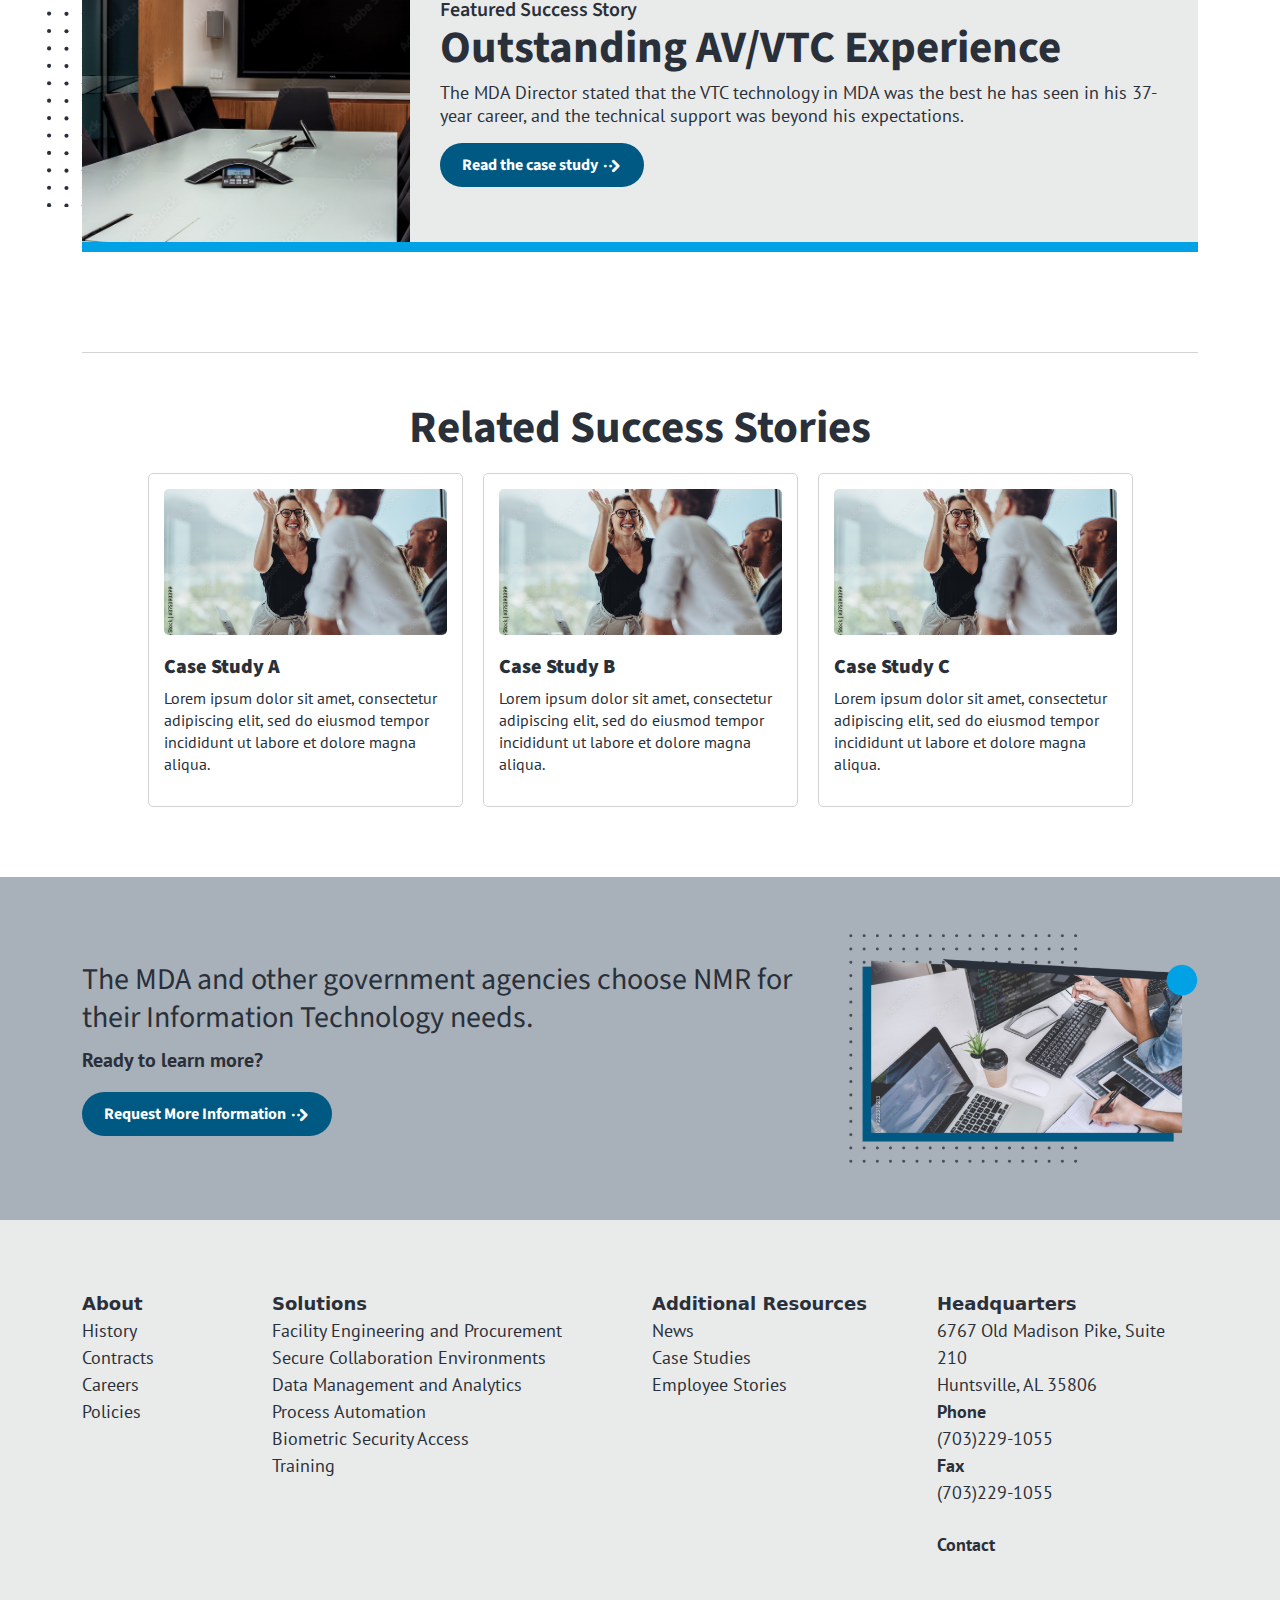
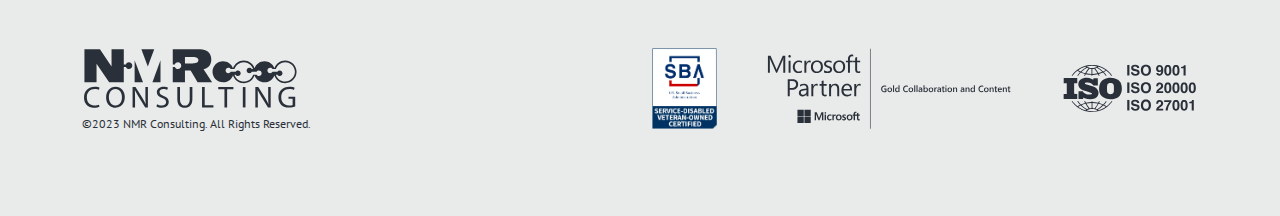
<file: interior-template-2.html>
<!DOCTYPE html>
<html lang="en">
<head>
    <meta charset="UTF-8">
    <meta http-equiv="X-UA-Compatible" content="IE=edge">
    <meta name="viewport" content="width=device-width, initial-scale=1.0">
    <link rel="preconnect" href="https://fonts.googleapis.com">
    <link rel="preconnect" href="https://fonts.gstatic.com" crossorigin>
    <link rel="preconnect" href="https://fonts.googleapis.com">
    <link rel="preconnect" href="https://fonts.gstatic.com" crossorigin>
    <link href="https://fonts.googleapis.com/css2?family=PT+Sans:ital,wght@0,400;0,700;1,400&family=Source+Code+Pro:wght@700&family=Source+Sans+Pro:wght@400;600;700&display=swap" rel="stylesheet">    <link rel="stylesheet" href="lib/css/bootstrap.min.css">
    <link rel="stylesheet" href="https://cdnjs.cloudflare.com/ajax/libs/animate.css/4.1.1/animate.min.css" />
    <link rel="stylesheet" href="lib/css/boilerplate.css">
    <link rel="stylesheet" href="lib/css/fonts.css">
    <link rel="stylesheet" href="lib/css/page.css">
    <script src="https://code.jquery.com/jquery-3.6.4.js" integrity="sha256-a9jBBRygX1Bh5lt8GZjXDzyOB+bWve9EiO7tROUtj/E=" crossorigin="anonymous"></script>
    <title>Interior Page 2 - NMR Consulting</title>
</head>

<style>
    .page-hero{
        background-color: #2A3039;
        color: #FFFFFF;
        background-image: linear-gradient(0deg, rgba(0, 0, 0, 0.8), rgba(0, 0, 0, 0.8)), url('lib/img/conference-room.jpg');
    }

</style>
<body>
    <nav id="main-navigation" class="main-navigation">
       <div class="nav-container">
            <div class="logo">
                <a href="index.html"><div class="logo-sprite" style="background-image: url('lib/img/nmr-logo-sprite.svg')" aria-label="NMR Consulting logo."></div></a>
            </div>
            <div class="nav-links">
                <ul>
                    <li><a href="index.html">Home</a></li>
                    <li><a href="Mission.html">Mission</a></li>
                    <li><a href="About.html">About</a></li>
                    <li><a href="Solutions.html">Solutions</a></li><li><a href="Resource-Library.html">Resource Library</a></li>
                     <li><a href="Careers.html">Careers</a></li>
                </ul>
            </div>
            <button id="hero-nav-trigger" class="menu-button">
                <div class="kebab-menu">
                    <span></span>
                    <span></span>
                    <span></span>
                    <span></span>
                    <span></span>
                </div>
            </button>
        </div>
    </nav>

    <section class="page-hero hero-with-graphic">
        <div class="container">
            <div class="page-hero-block">
                <div class="basic-hero-graphic">
                    <i class="icon-unified-communications" aria-label="Secured collaboration environments."></i>
                </div>
                <div class="basic-hero-content">
                    <h1 class="page-title">Secure Collaboration Environments​</h1>
                    <p class="byline">We offer secure collaboration solutions for dispersed organization, enabling seamless engagement.</p>
                </div>
            </div>
        </div>
    </section>

    <section class="page-content">
        <div class="container">
            <p>Geographically-distributed organizations require secure collaboration environments to respond to national security threats and enable global operations. Our solutions for video, unified communications, and data collaboration platforms provide seamless engagement across your enterprise.</p>
            
            <p>We offer extensive experience in providing the full spectrum of unified communications (UC) services including
                unclassified and classified audio/video (AV) and video teleconferencing (VTC) events. Each year, our highly skilled
                staff support more than 79,000 VTC sessions and multiple special events connecting more than 75
                geographically dispersed locations for Government customers. Our service offerings include:</p>
            <h2>Features of our solution:</h2>
            <ul>
                <li>Redesign and modernization of legacy communication, voice, and conferencing systems</li>
                <li>Full spectrum AV/VTC services, including surveying/evaluating, planning, designing, acquiring, building, operating, maintaining, and scheduling VTC/AV rooms, equipment, and communications</li>
                <li>Operations and maintenance of telepresence systems, associated gateways, and servers</li>
                <li>Extensive knowledge and experience with VTC technology manufactured by industry leaders, including Cisco, Extron, Sony, NEC, Panasonic, Microsoft, and many others</li>
                <li>We handle the procurement and install</li>
            </ul>
            
            <p>Lorem ipsum dolor sit amet, consectetur adipiscing elit, sed do eiusmod tempor incididunt ut labore et dolore magna aliqua. Purus sit amet volutpat consequat mauris. Elit sed vulputate mi sit amet mauris commodo. Maecenas sed enim ut sem viverra aliquet eget. Sit amet justo donec enim diam vulputate ut pharetra sit. Aliquam ultrices sagittis orci a scelerisque purus semper. Diam vel quam elementum pulvinar etiam non quam lacus suspendisse. Scelerisque eu ultrices vitae auctor eu augue ut lectus. Sed arcu non odio euismod lacinia at quis. Lectus proin nibh nisl condimentum id venenatis a. Imperdiet proin fermentum leo vel. Rhoncus aenean vel elit scelerisque mauris pellentesque.</p>
            <p>Nec dui nunc mattis enim ut tellus elementum sagittis. Vel orci porta non pulvinar neque laoreet suspendisse. Arcu risus quis varius quam quisque id diam vel. Placerat in egestas erat imperdiet sed. Dictum fusce ut placerat orci nulla pellentesque. Tempus egestas sed sed risus pretium quam vulputate. Neque volutpat ac tincidunt vitae. Accumsan sit amet nulla facilisi morbi tempus iaculis urna. Congue eu consequat ac felis donec et odio. Augue eget arcu dictum varius duis at consectetur lorem. Risus ultricies tristique nulla aliquet enim tortor at auctor urna. Augue interdum velit euismod in. Dictumst vestibulum rhoncus est pellentesque elit ullamcorper dignissim cras tincidunt. Fermentum posuere urna nec tincidunt praesent semper feugiat nibh. Vestibulum sed arcu non odio euismod lacinia at. Arcu dictum varius duis at consectetur lorem donec massa sapien. Diam volutpat commodo sed egestas egestas fringilla. Placerat duis ultricies lacus sed.</p>
            <div class="featured-case-study-block">
                <div class="featured-case-study-image" style="background-image: url('lib/img/AdobeStock_161918192_Preview.jpeg');"></div>
                <div class="featured-case-study-content-block">
                    <span class="headline">Featured Success Story</span>
                    <h1 class="featured-case-study-title">Outstanding AV/VTC Experience</h1>
                    <p class="featured-case-study-excerpt">The MDA Director stated that the VTC technology in MDA was the best he has seen in his 37-year career, and the technical support was beyond his expectations.</p>
                    <a class="button button-rounded sapphire-button" href="#" title="Request more information.">Read the case study <i class="icon-arrow-right icon-middle"></i></a>
                </div>
            </div>
        </div>
    </section>
    <section class="page-case-study-container">
        <div class="container">
            <div class="case-study-section">
                <h1 class="case-study-section-header center">Related Success Stories</h1>
                <div class="case-study-row">
                    <a class="case-study-link" href="#">
                        <article class="case-study">
                            <div class="article-hero" style="background-image: url('lib/img/AdobeStock_375393399_Preview.jpeg');"></div>
                            <div class="article-content">
                                <h2 class="article-title">Case Study A</h2>
                                <p class="article-excerpt">Lorem ipsum dolor sit amet, consectetur adipiscing elit, sed do eiusmod tempor incididunt ut labore et dolore magna aliqua.</p>
                            </div>
                        </article>
                    </a>
                    <a class="case-study-link" href="#">
                        <article class="case-study">
                            <div class="article-hero" style="background-image: url('lib/img/AdobeStock_375393399_Preview.jpeg');"></div>
                            <div class="article-content">
                                <h2 class="article-title">Case Study B</h2>
                                <p class="article-excerpt">Lorem ipsum dolor sit amet, consectetur adipiscing elit, sed do eiusmod tempor incididunt ut labore et dolore magna aliqua.</p>
                            </div>
                        </article>
                    </a>
                    <a class="case-study-link" href="#">
                        <article class="case-study">
                            <div class="article-hero" style="background-image: url('lib/img/AdobeStock_375393399_Preview.jpeg');"></div>
                            <div class="article-content">
                                <h2 class="article-title">Case Study C</h2>
                                <p class="article-excerpt">Lorem ipsum dolor sit amet, consectetur adipiscing elit, sed do eiusmod tempor incididunt ut labore et dolore magna aliqua.</p>
                            </div>
                        </article>
                    </a>
                </div>
            </div>
        </div>
    </section>

    <section class="contact-banner">
        <div class="container">
            <div class="banner">
                <div class="row">
                    <div class="col-md-8 banner-content">
                        <h1>The MDA and other government agencies choose NMR for their Information Technology needs.</h1>
                        <p>Ready to learn more?</p>
                        <a class="button button-rounded sapphire-button" href="#" title="Request more information.">Request More Information <i class="icon-arrow-right icon-middle"></i></a>
                    </div>
                    <div class="col-md-4">
                        <img src="lib/img/Group 63.png" >
                    </div>
                </div>
            </div>
        </div>
    </section>

    <footer>
        <div class="container">
            <div class="row">
                <div class="col-sm-2">
                    <ul class="footer-menu">
                        <li><strong>About</strong></li>
                        <li><a href="#" title="View the History page">History</a></li>
                        <li><a href="#" title="View the Contracts page">Contracts</a></li>
                        <li><a href="#" title="View the Careers page">Careers</a></li>
                        <li><a href="#" title="View the Policies page">Policies</a></li>
                    </ul>
                </div>
                <div class="col-sm-4">
                   <ul class="footer-menu">
                        <li><strong>Solutions</strong></li>
                        <li><a href="#" title="View the Facility Engineering and Procurement​ page.">Facility Engineering and Procurement​</a></li>
                        <li><a href="#" title="View the Secure Collaboration Environments  page.">Secure Collaboration Environments </a></li>
                        <li><a href="#" title="View the Data Management page.">Data Management and Analytics</a></li>
                        <li><a href="#" title="View the Process Automation and Analytics​ page.">Process Automation​</a></li>
                        <li><a href="#" title="View the Biometric Security Access page.">Biometric Security Access</a></li>
                        <li><a href="#" title="View the Training page.">Training</a></li>
                   </ul>
                </div>
                <div class="col-sm-3">
                    <ul class="footer-menu">
                        <li><strong>Additional Resources</strong></li>
                        <li><a href="Resource-Library.html?type=news" title="View the News page.">News</a></li>
                        <li><a href="Resource-Library.html?type=case-studies" title="View the Case Studies page.">Case Studies</a></li>
                        <li><a href="Resource-Library.html?type=employee-stories" title="View the Employee Stories page.">Employee Stories</a></li>
                   </ul>
                </div>
                <div class="col-sm-3">
                    <div class="address">
                        <strong>Headquarters</strong>
                        <p>6767 Old Madison Pike, Suite 210</p>
                        <p>Huntsville, AL 35806</p>
                    </div>
                    <div class="contact">
                        <p><strong>Phone</strong></p>
                        <a href="tel:17032291055">(703)229-1055</a>
                        <p><strong>Fax</strong></p>
                        <p>(703)229-1055</p>
                    </div>
                    <div class="contact-page">
                        <a href="#" title="View our contact page."><strong>Contact</strong></a>
                    </div>
                </div>
            </div>
            <div class="logo-row">
                <div class="row">
                    <div class="col-sm-6">
                        <div class="footer-logo">
                            <img src="lib/img/nmr-single-dark.svg" alt="NMR logo">
                        </div>
                        <p class="copyright">©2023 NMR Consulting. All Rights Reserved.</p>
                    </div>
                    <div class="col-sm-6">
                        <ul class="contract-list">
                            <li><img style="width:65px;" src="lib/img/Service-Disabled Veteran-Owned-Certified.png" alt="SBA Service-Disabled Veteran-Owned Certified Small Business."></li>
                            <li><img src="lib/img/microsoft-gold.svg" alt="Microsoft Gold Partner."></li>
                            <li><img src="lib/img/iso.svg" alt="ISO codes 9001, 20000, 27001."></li>
                        </ul>
                    </div>
                </div>
            </div>
        </div>
    </footer>

<script src="lib/js/bootstrap.min.js"></script>
<script src="lib/js/wow.min.js"></script>
<script>
    $(function(){
        new WOW({offset: 500}).init(); 
    });
</script>
<script>
    $(document).ready(function(){

        $(document).on("click", "#hero-nav-trigger", function(){
            $("#main-navigation").toggleClass("active");
            $(this).toggleClass("active");
           
        })
        $(document).on("click", "#sticky-nav-trigger", function(){
            $("#sticky-navigation").toggleClass("active");
            $(this).toggleClass("active");
           
        })
    });
</script>
<script>
    $(document).ready(function(){

        $(document).on("click", ".tile", function(){
            let target = $(this).attr("data-target");
           
            $(".card").removeClass("active");
            $(target).addClass("active");
            $(".tile").removeClass("active");
            $(this).addClass("active");
           
        })
    });
</script>
</body>
</html>
</file>
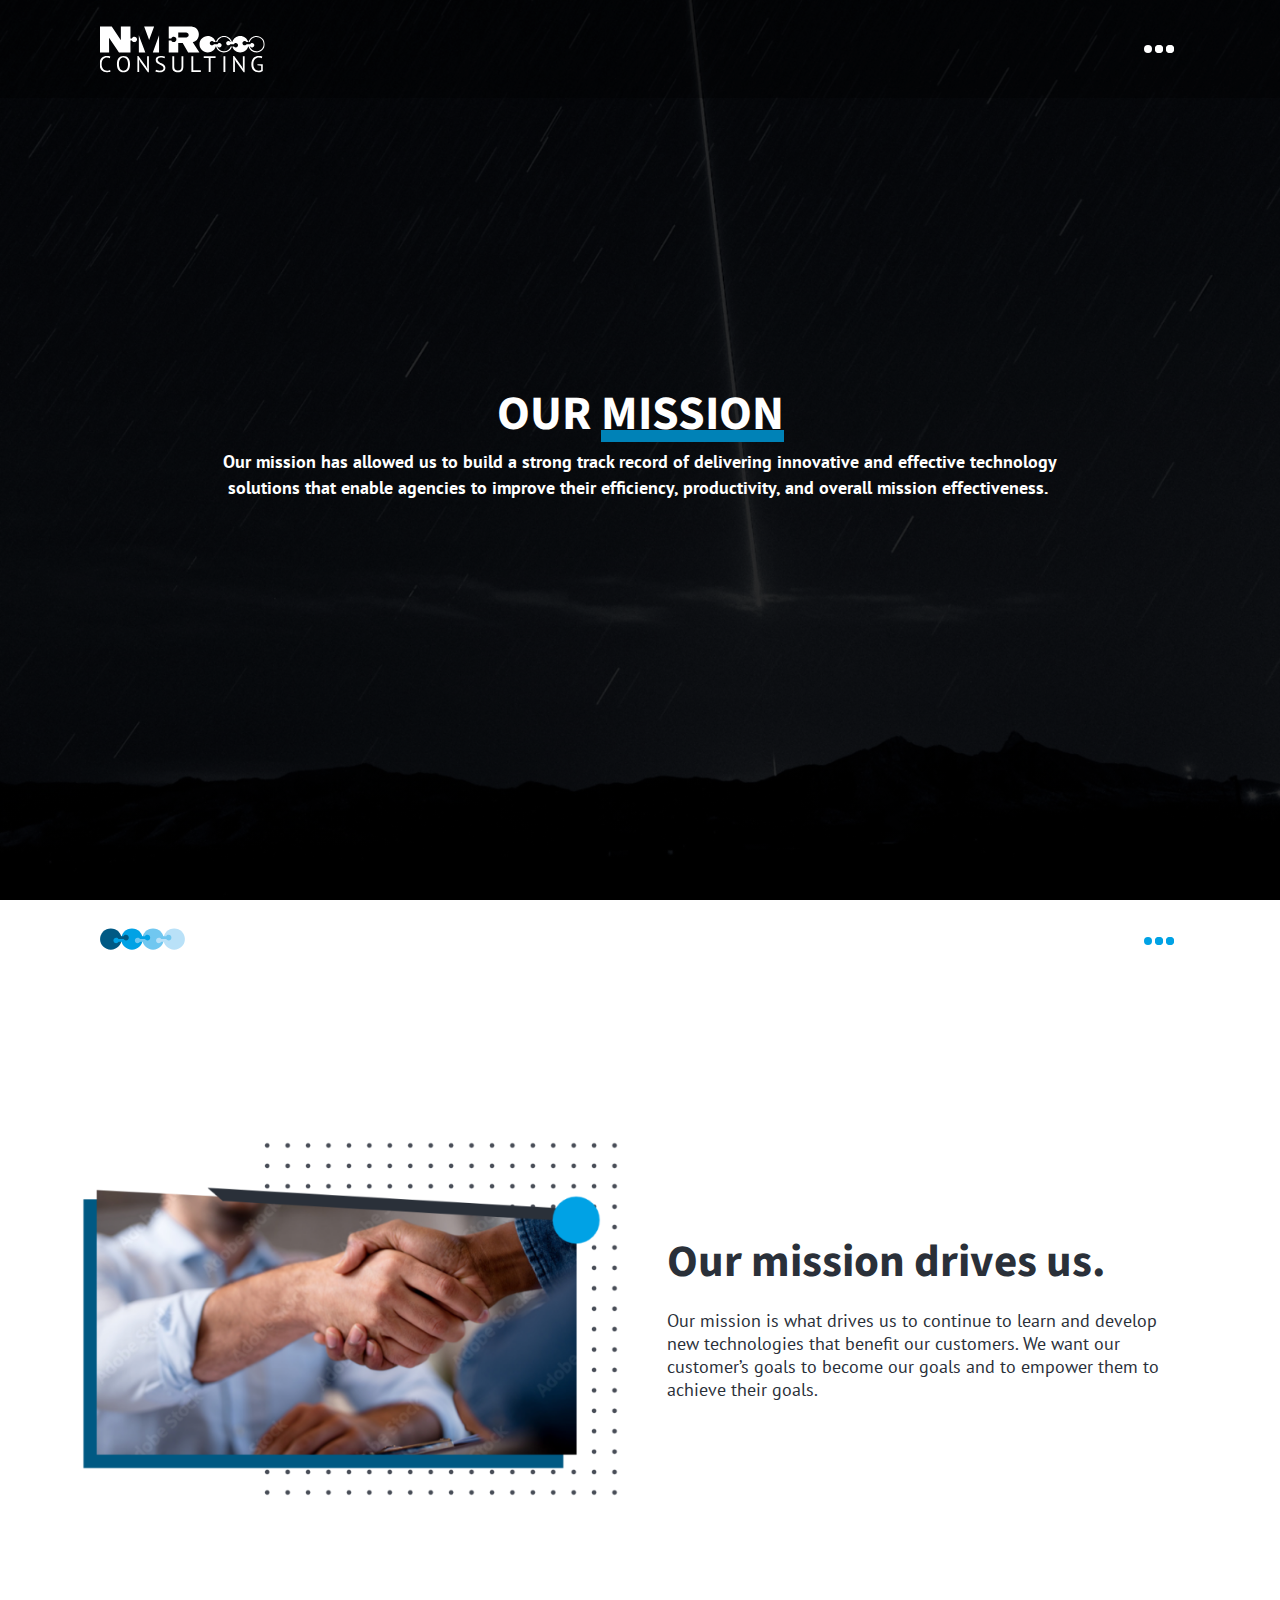
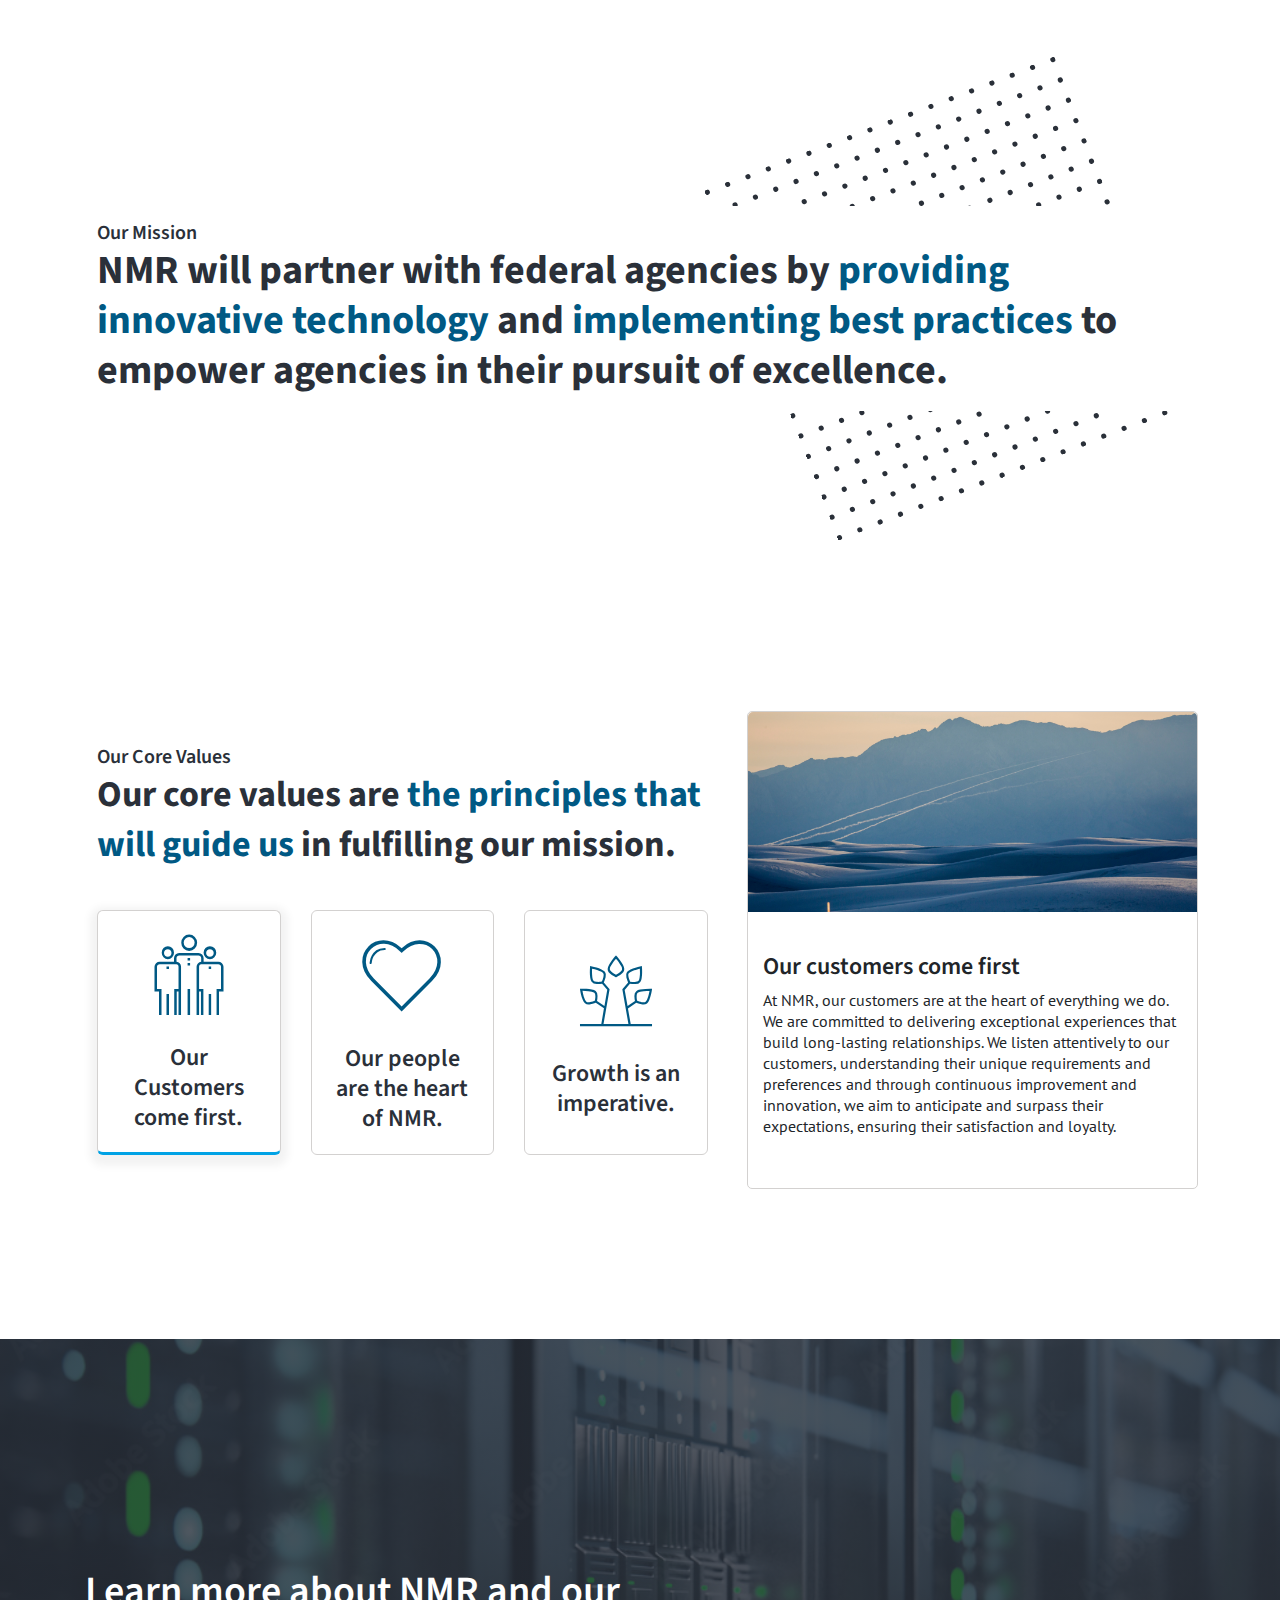
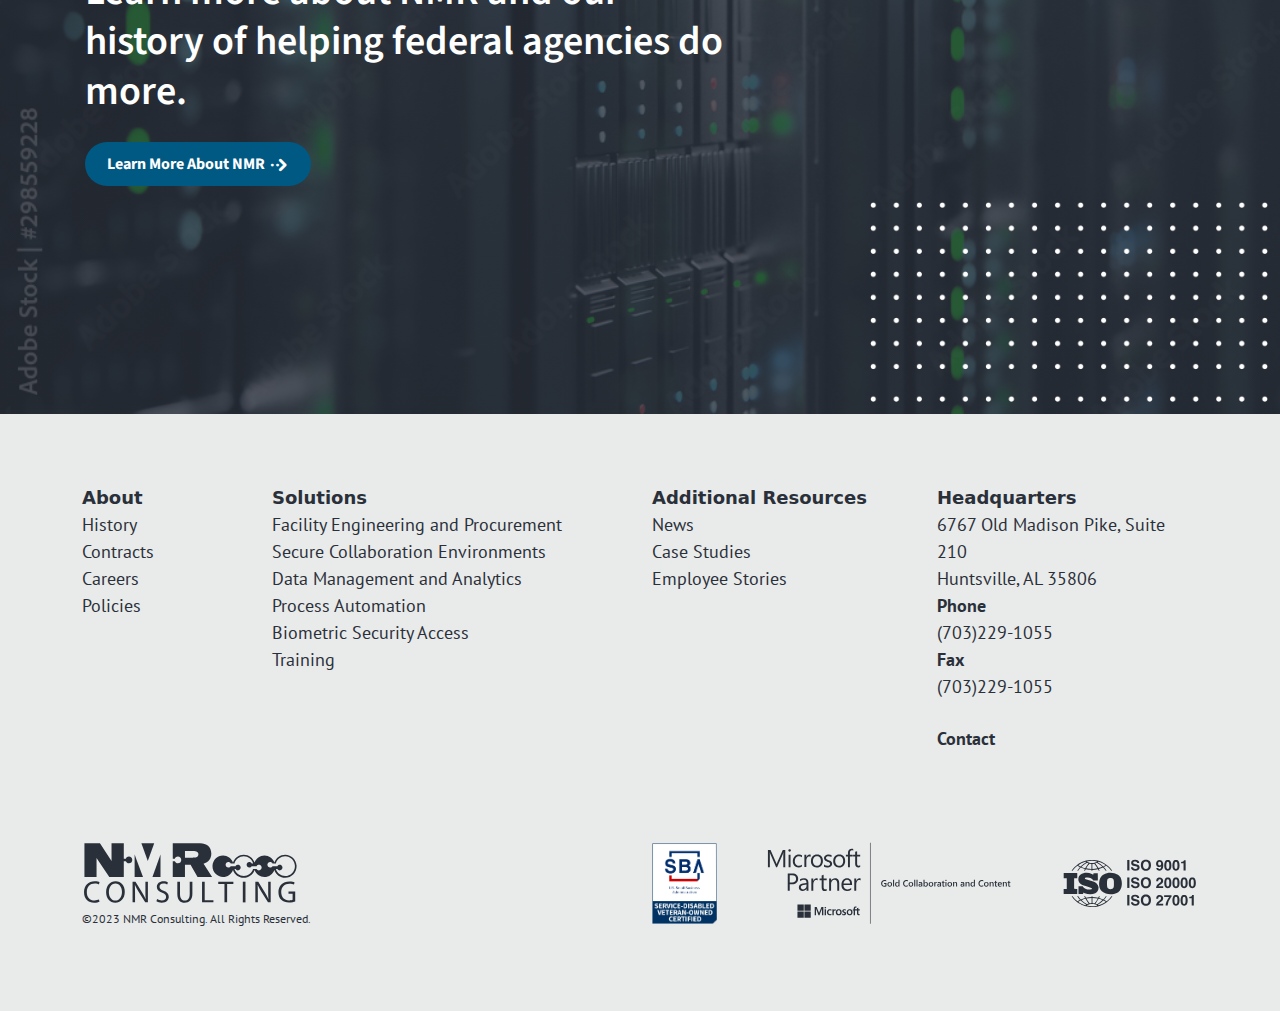
<file: Mission.html>
<!DOCTYPE html>
<html lang="en">
<head>
    <meta charset="UTF-8">
    <meta http-equiv="X-UA-Compatible" content="IE=edge">
    <meta name="viewport" content="width=device-width, initial-scale=1.0">
    <link rel="preconnect" href="https://fonts.googleapis.com">
    <link rel="preconnect" href="https://fonts.gstatic.com" crossorigin>
    <link rel="preconnect" href="https://fonts.googleapis.com">
    <link rel="preconnect" href="https://fonts.gstatic.com" crossorigin>
    <link href="https://fonts.googleapis.com/css2?family=PT+Sans:ital,wght@0,400;0,700;1,400&family=Source+Code+Pro:wght@700&family=Source+Sans+Pro:wght@400;600;700&display=swap" rel="stylesheet">    <link rel="stylesheet" href="lib/css/bootstrap.min.css">
    <link rel="stylesheet" href="https://cdnjs.cloudflare.com/ajax/libs/animate.css/4.1.1/animate.min.css" />
    <link rel="stylesheet" href="lib/css/boilerplate.css"><link rel="stylesheet" href="lib/css/fonts.css">
    <script src="https://code.jquery.com/jquery-3.6.4.js" integrity="sha256-a9jBBRygX1Bh5lt8GZjXDzyOB+bWve9EiO7tROUtj/E=" crossorigin="anonymous"></script>
    <title>Misison - NMR Consulting</title>
</head>

<style>
    .landing-page-hero{
        width: 100%;
        height: 100vh;
        background: #2A3039;
        color: #FFFFFF;
        background-image: linear-gradient(0deg, rgba(0, 0, 0, 0.8), rgba(0, 0, 0, 0.8)), url('lib/img/evening-missile-test.jpg');
        background-size: cover;
        background-repeat: no-repeat;
        background-position: center center;
    }

    #about-nmr{
        background-image: linear-gradient(0deg, rgba(42, 48, 58, 0.8), rgba(42, 48, 58, 0.8)), url('lib/img/AdobeStock_298559228_Preview.jpeg');
    }

</style>
<body>
    <nav id="main-navigation" class="main-navigation">
       <div class="nav-container">
            <div class="logo">
                <a href="index.html"><div class="logo-sprite" style="background-image: url('lib/img/nmr-logo-sprite.svg')" aria-label="NMR Consulting logo."></div></a>
            </div>
            <div class="nav-links">
                <ul>
                    <li><a href="index.html">Home</a></li>
                    <li><a href="Mission.html">Mission</a></li>
                    <li><a href="About.html">About</a></li>
                    <li><a href="Solutions.html">Solutions</a></li>
                    <li><a href="Resource-Library.html">Resource Library</a></li>
                    <li><a href="Careers.html">Careers</a></li>
                </ul>
            </div>
            <button id="hero-nav-trigger" class="menu-button">
                <div class="kebab-menu">
                    <span></span>
                    <span></span>
                    <span></span>
                    <span></span>
                    <span></span>
                </div>
            </button>
        </div>
    </nav>
    <section class="landing-page-hero" >
        <div class="container">
            <div class="hero-content">
                <h1>Our <span class="heroline-container"><span class="heroline">Mission</span></span></h1>
                <p>Our mission has allowed us to build a strong track record of delivering innovative and effective technology solutions that enable agencies to improve their efficiency, productivity, and overall mission effectiveness. ​</p>
            </div>
        </div>
    </section>
    <nav id="sticky-navigation" class="main-navigation">
        <div class="nav-container">
         <div class="logo">
                 <a href="index.html">
                     <img src="lib/img/nmr-keys-color 1.svg" alt="NMR Consulting icon.">
                 </a>
             </div>
             <div class="nav-links">
                 <ul>
                     <li><a href="index.html">Home</a></li>
                     <li><a href="Mission.html">Mission</a></li>
                     <li><a href="About.html">About</a></li>
                     <li><a href="Solutions.html">Solutions</a></li><li><a href="Resource-Library.html">Resource Library</a></li>
                     <li><a href="Careers.html">Careers</a></li>
                 </ul>
             </div>
             <button id="sticky-nav-trigger" class="menu-button">
                 <div class="kebab-menu">
                     <span></span>
                     <span></span>
                     <span></span>
                     <span></span>
                     <span></span>
                 </div>
             </button>
         </div>
     </nav>
    <section id="intro" class="content-section">
        <div class="container">
            <div class="row">
                <div class="col-sm-6">
                    <img src="lib/img/Group 58.png" alt="Making deals">
                </div>
                <div class="col-sm-6">
                    <div class="content">
                        <h1>Our mission drives us.​</h1>
                        <p>Our mission is what drives us to continue to learn and develop new technologies that benefit our customers. We want our customer’s goals to become our goals and to empower them to achieve their goals.</p>
                    </div>
                </div>
            </div>
        </div>
    </section>
    <section id="mission-statement" class="content-section full-length-quote">
        <div class="container">
            <div class="row">
                <div class="col-sm-12">
                    <div class="content">
                        <span class="headline">Our Mission</span>
                        <h1>NMR will partner with federal agencies by <span class="highlight">providing innovative technology</span> and <span class="highlight">implementing best practices</span> to empower agencies in their pursuit of excellence.​</h1>
                    </div>
                </div>
            </div>
        </div>
    </section>
    
    <section id="core-values" class="content-section">
        <div class="container">
            <div class="tile-presentation">
                <div class="row">
                    <div class="col-lg-7">
                        <div class="content">
                            <span class="headline">Our Core Values</span>
                            <h1>Our core values are <span class="highlight">the principles that will guide us</span> in fulfilling our mission.​</h1>
                            <div class="tiles">
                                <div class="tile active" data-target="#our-customers-come-first">
                                    <div class="tile-icon"><i class="icon-people"></i></div>
                                    <h2 class="tile-name">Our Customers come first.</h2>
                                </div>
                                <div class="tile" data-target="#our-people-are-the-heart-of-nmr">
                                    <div class="tile-icon"><i class="icon-heart"></i></div>
                                    <h2 class="tile-name">Our people are the heart of NMR.</h2>
                                </div>
                                <div class="tile"  data-target="#growth-is-an-imperative">
                                    <div class="tile-icon"><i class="icon-growth"></i></div>
                                    <h2 class="tile-name">Growth is an imperative.</h2>
                                </div>
                            </div>
                        </div>
                    </div>
                    <div class="col-lg-5">
                        <div class="cards">
                            <div class="card active" id="our-customers-come-first">
                                <div class="card-image" style="background-image: url('lib/img/white-sand-missile-test-2.png')"></div>
                                <div class="card-content">
                                    <h2>Our customers come first</h2>
                                    <p>At NMR, our customers are at the heart of everything we do. We are committed to delivering exceptional experiences that build long-lasting relationships. We listen attentively to our customers, understanding their unique requirements and preferences and through continuous improvement and innovation, we aim to anticipate and surpass their expectations, ensuring their satisfaction and loyalty.</p>
                                </div>
                            </div>
                            <div class="card" id="our-people-are-the-heart-of-nmr">
                                <div class="card-image" style="background-image: url('lib/img/people-core-value@3x.jpg');"></div>
                                <div class="card-content">
                                    <h2>Our peple are the heart of NMR.</h2>
                                    <p>Our people are the foundation of our success. We value their diverse talents, perspectives, and contributions. We foster a supportive and inclusive work environment that promotes personal and professional growth. We prioritize their well-being and provide opportunities for development, recognition, and work-life balance. Together, we create a culture of collaboration, trust, and empowerment, enabling our employees to thrive and deliver exceptional results.</p>
                                </div>
                            </div>
                            <div class="card" id="growth-is-an-imperative">
                                <div class="card-image" style="background-image: url('lib/img/growth-core-value@3x.jpg');"></div>
                                <div class="card-content">
                                    <h2>Growth is an imperative.</h2>
                                    <p>We are committed to continuous growth and innovation in all aspects of our business. We will embrace change and adapt to the evolving market dynamics to stay ahead of the curve. We will pursue strategic opportunities and invest in the development of our people and processes. Through sustainable growth and leadership, we will create value for our customers and ensure a prosperous future for our business.</p>
                                </div>
                            </div>
                        </div>
                    </div>
                </div>
            </div>
        </div>
    </section>
    
    <section id="about-nmr" class="content-section image-break image-break-quote image-break-dark content-session-dark">
        <div class="container">
            <div class="row">
                <div class="content">
                    <div class="col-sm-7">
                        <h1 class="semibold">Learn more about NMR and our history of helping federal agencies do more.​</h1>
                    </div>
                    <div class="col-sm-4">
                        <a class="button button-rounded sapphire-button" href="About.html" title="View our mission">Learn More About NMR <i class="icon-arrow-right icon-middle"></i></a>
                    </div>
                </div>
            </div>
        </div>
    </section>
    <footer>
        <div class="container">
            <div class="row">
                <div class="col-sm-2">
                    <ul class="footer-menu">
                        <li><strong>About</strong></li>
                        <li><a href="#" title="View the History page">History</a></li>
                        <li><a href="#" title="View the Contracts page">Contracts</a></li>
                        <li><a href="#" title="View the Careers page">Careers</a></li>
                        <li><a href="#" title="View the Policies page">Policies</a></li>
                    </ul>
                </div>
                <div class="col-sm-4">
                   <ul class="footer-menu">
                        <li><strong>Solutions</strong></li>
                        <li><a href="#" title="View the Facility Engineering and Procurement​ page.">Facility Engineering and Procurement​</a></li>
                        <li><a href="#" title="View the Secure Collaboration Environments  page.">Secure Collaboration Environments </a></li>
                        <li><a href="#" title="View the Data Management page.">Data Management and Analytics</a></li>
                        <li><a href="#" title="View the Process Automation and Analytics​ page.">Process Automation​</a></li>
                        <li><a href="#" title="View the Biometric Security Access page.">Biometric Security Access</a></li>
                        <li><a href="#" title="View the Training page.">Training</a></li>
                   </ul>
                </div>
                <div class="col-sm-3">
                    <ul class="footer-menu">
                        <li><strong>Additional Resources</strong></li>
                        <li><a href="Resource-Library.html?type=news" title="View the News page.">News</a></li>
                        <li><a href="Resource-Library.html?type=case-studies" title="View the Case Studies page.">Case Studies</a></li>
                        <li><a href="Resource-Library.html?type=employee-stories" title="View the Employee Stories page.">Employee Stories</a></li>
                   </ul>
                </div>
                <div class="col-sm-3">
                    <div class="address">
                        <strong>Headquarters</strong>
                        <p>6767 Old Madison Pike, Suite 210</p>
                        <p>Huntsville, AL 35806</p>
                    </div>
                    <div class="contact">
                        <p><strong>Phone</strong></p>
                        <a href="tel:17032291055">(703)229-1055</a>
                        <p><strong>Fax</strong></p>
                        <p>(703)229-1055</p>
                    </div>
                    <div class="contact-page">
                        <a href="#" title="View our contact page."><strong>Contact</strong></a>
                    </div>
                </div>
            </div>
            <div class="logo-row">
                <div class="row">
                    <div class="col-sm-6">
                        <div class="footer-logo">
                            <img src="lib/img/nmr-single-dark.svg" alt="NMR logo">
                        </div>
                        <p class="copyright">©2023 NMR Consulting. All Rights Reserved.</p>
                    </div>
                    <div class="col-sm-6">
                        <ul class="contract-list">
                            <li><img style="width:65px;" src="lib/img/Service-Disabled Veteran-Owned-Certified.png" alt="SBA Service-Disabled Veteran-Owned Certified Small Business."></li>
                            <li><img src="lib/img/microsoft-gold.svg" alt="Microsoft Gold Partner."></li>
                            <li><img src="lib/img/iso.svg" alt="ISO codes 9001, 20000, 27001."></li>
                        </ul>
                    </div>
                </div>
            </div>
        </div>
    </footer>

<script src="lib/js/bootstrap.min.js"></script>
<script src="lib/js/wow.min.js"></script>
<script>
    $(function(){
        new WOW({offset: 500}).init(); 
    });
</script>
<script>
    $(document).ready(function(){

        $(document).on("click", "#hero-nav-trigger", function(){
            $("#main-navigation").toggleClass("active");
            $(this).toggleClass("active");
           
        })
        $(document).on("click", "#sticky-nav-trigger", function(){
            $("#sticky-navigation").toggleClass("active");
            $(this).toggleClass("active");
           
        })
    });
</script>
<script>
    $(document).ready(function(){

        $(document).on("click", ".tile", function(){
            let target = $(this).attr("data-target");
           
            $(".card").removeClass("active");
            $(target).addClass("active");
            $(".tile").removeClass("active");
            $(this).addClass("active");
           
        })
    });
</script>
</body>
</html>
</file>
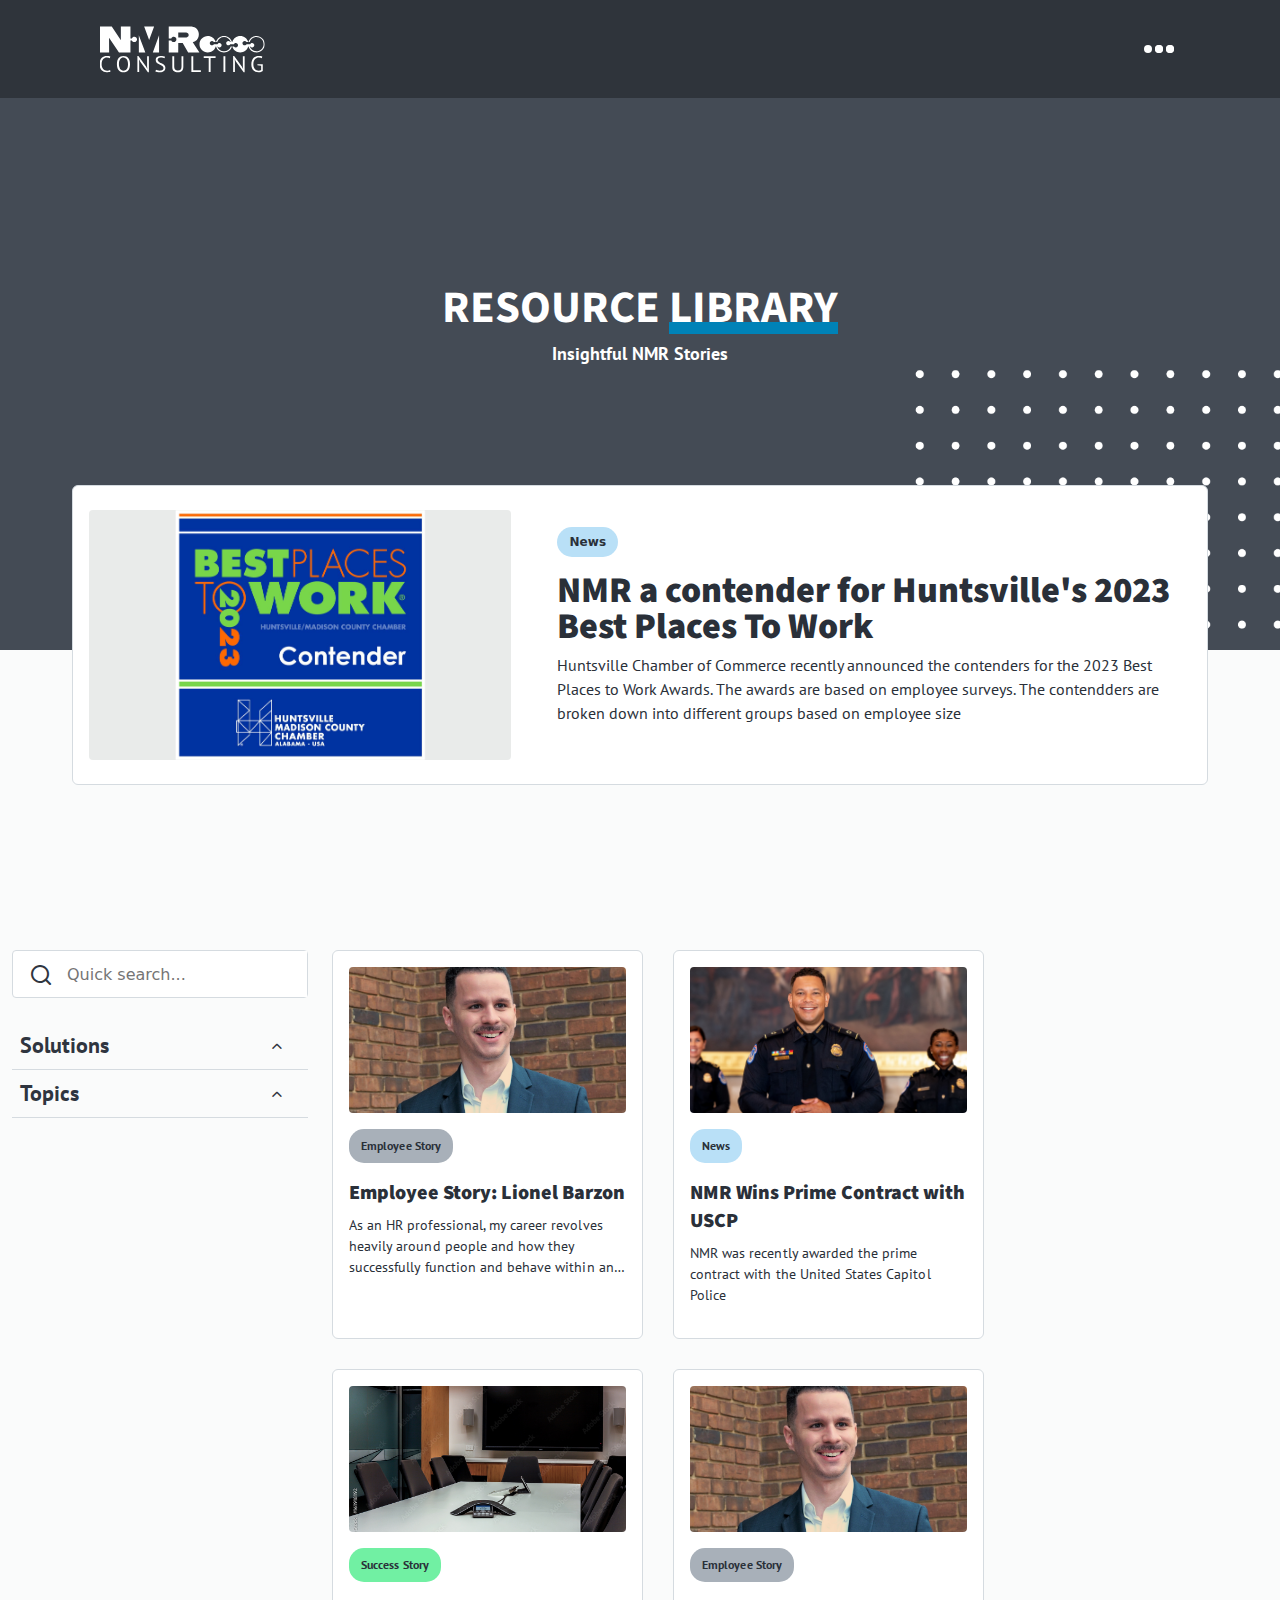
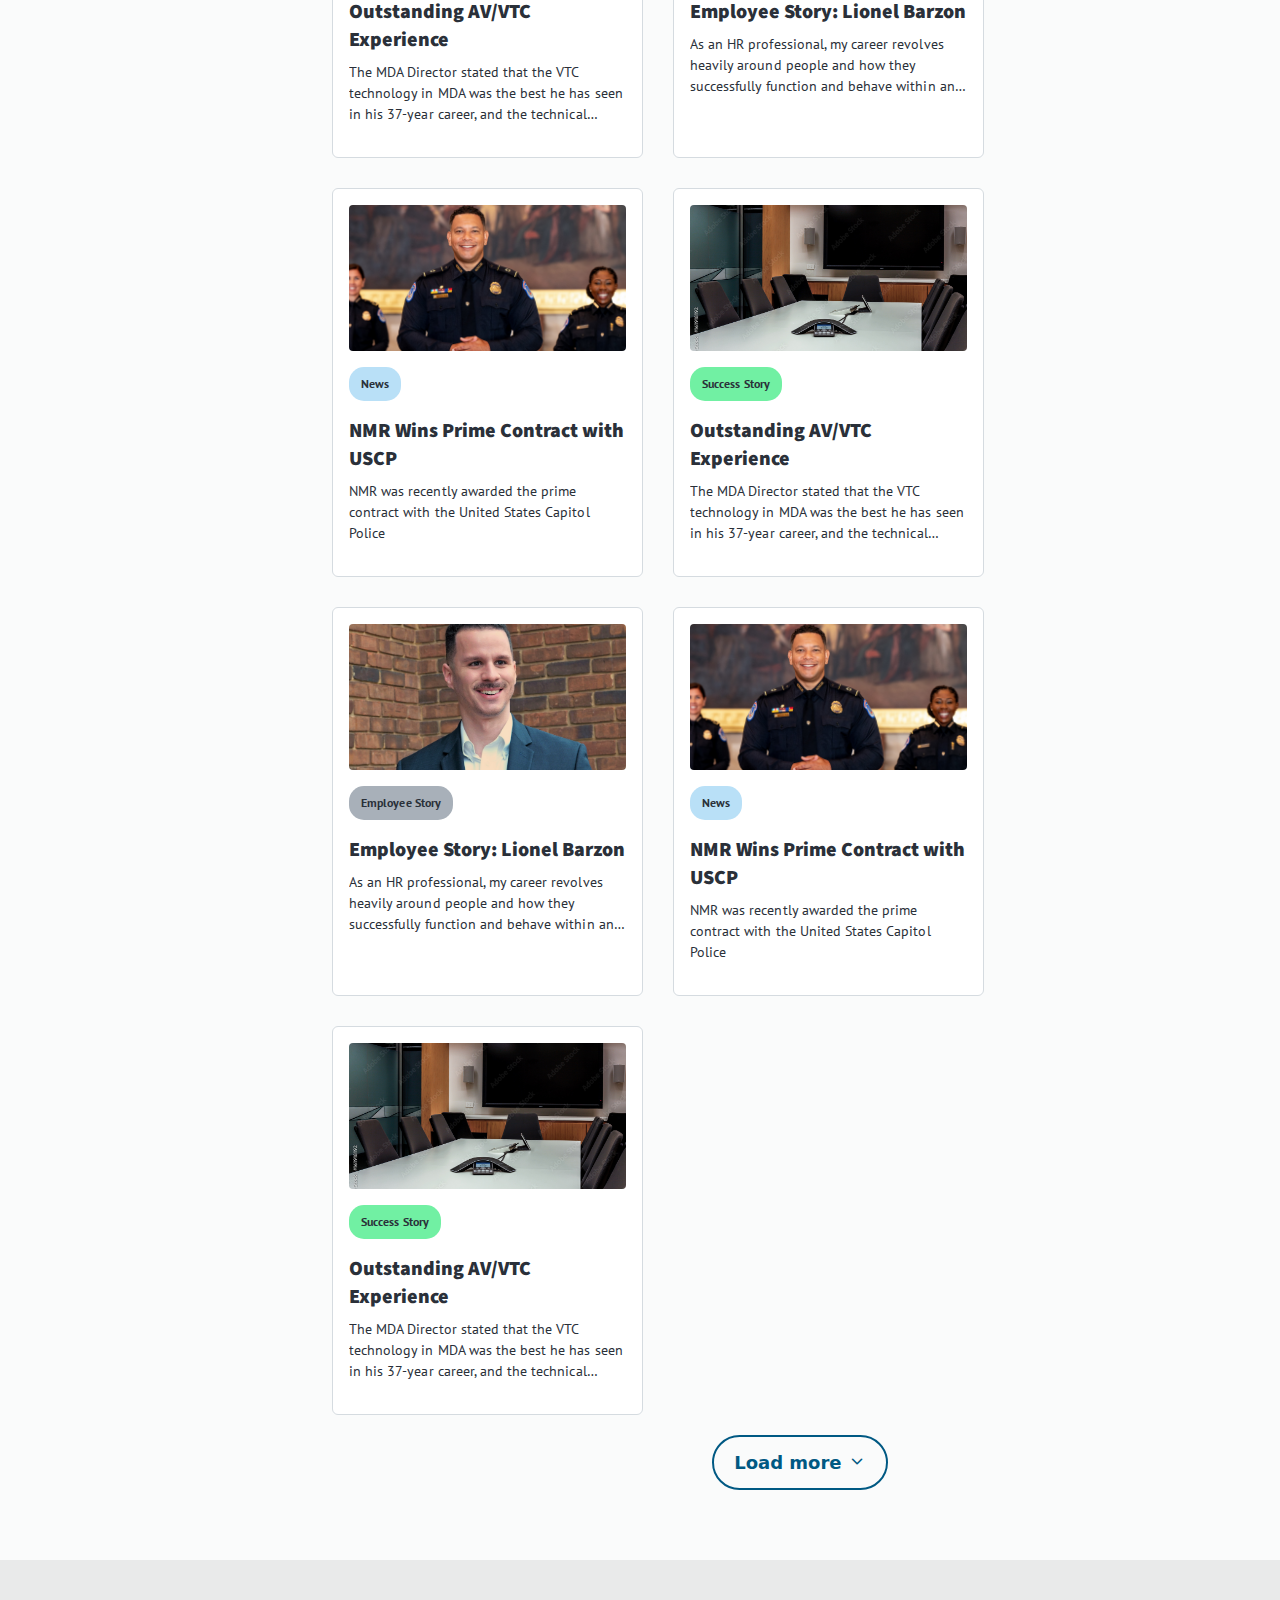
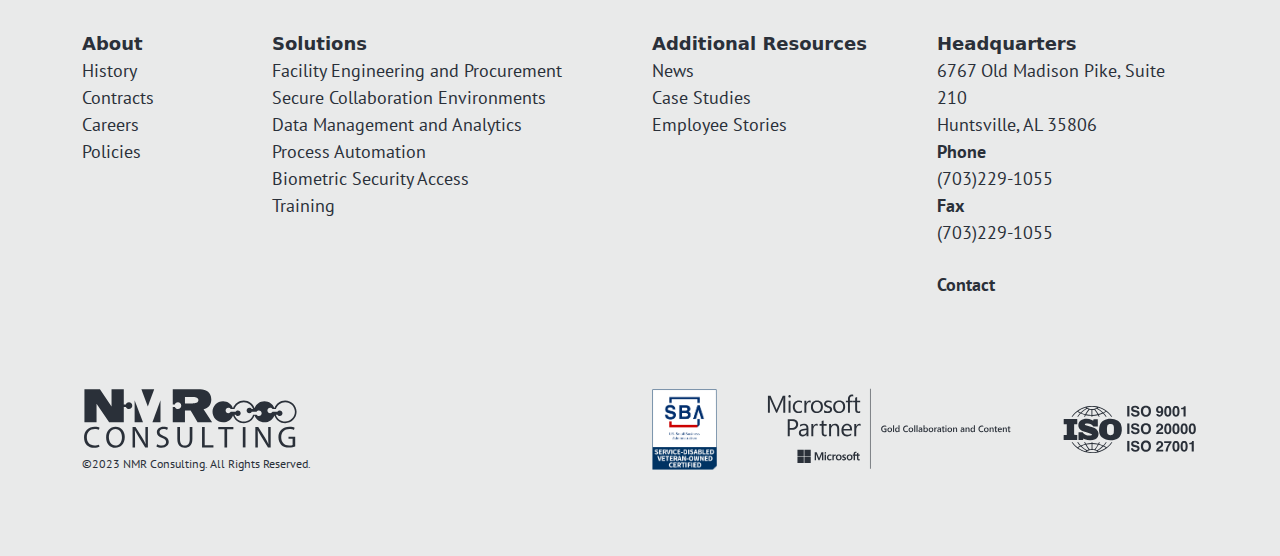
<file: Resource-Library.html>
<!DOCTYPE html>
<html lang="en">
<head>
    <meta charset="UTF-8">
    <meta http-equiv="X-UA-Compatible" content="IE=edge">
    <meta name="viewport" content="width=device-width, initial-scale=1.0">
    <link rel="preconnect" href="https://fonts.googleapis.com">
    <link rel="preconnect" href="https://fonts.gstatic.com" crossorigin>
    <link rel="preconnect" href="https://fonts.googleapis.com">
    <link rel="preconnect" href="https://fonts.gstatic.com" crossorigin>
    <link href="https://fonts.googleapis.com/css2?family=PT+Sans:ital,wght@0,400;0,700;1,400&family=Source+Code+Pro:wght@700&family=Source+Sans+Pro:wght@400;600;700&display=swap" rel="stylesheet">    <link rel="stylesheet" href="lib/css/bootstrap.min.css">
    <link rel="stylesheet" href="https://cdnjs.cloudflare.com/ajax/libs/animate.css/4.1.1/animate.min.css" />
    <link rel="stylesheet" href="lib/css/boilerplate.css">
    <link rel="stylesheet" href="lib/css/fonts.css">
    <link rel="stylesheet" href="lib/css/page.css">
    <link rel="stylesheet" href="lib/css/resources.css">
    <script src="https://code.jquery.com/jquery-3.6.4.js" integrity="sha256-a9jBBRygX1Bh5lt8GZjXDzyOB+bWve9EiO7tROUtj/E=" crossorigin="anonymous"></script>
    <title>Resource Library - NMR Consulting</title>
</head>
<body>
    <nav id="main-navigation" class="main-navigation">
        <div class="nav-container">
             <div class="logo">
                 <a href="index.html"><div class="logo-sprite" style="background-image: url('lib/img/nmr-logo-sprite.svg')" aria-label="NMR Consulting logo."></div></a>
             </div>
             <div class="nav-links">
                 <ul>
                     <li><a href="index.html">Home</a></li>
                     <li><a href="Mission.html">Mission</a></li>
                     <li><a href="About.html">About</a></li>
                     <li><a href="Solutions.html">Solutions</a></li><li><a href="Resource-Library.html">Resource Library</a></li>
                      <li><a href="Careers.html">Careers</a></li>
                 </ul>
             </div>
             <button id="hero-nav-trigger" class="menu-button">
                 <div class="kebab-menu">
                     <span></span>
                     <span></span>
                     <span></span>
                     <span></span>
                     <span></span>
                 </div>
             </button>
         </div>
     </nav>

    <section class="page-hero">
        <div class="container">
            <div class="basic-hero-content">
                <h1 class="uppercase">Resource <span class="heroline-container"><span class="heroline">Library</span></span></h1>
                <p class="byline">Insightful NMR Stories</p>
            </div>
        </div>
    </section>
    <main id="content">
        <section class="featured-post-section">
            <div class="featured-post">
                <div class="featured-post-image" style="background-image: url('lib/img/2023-BP2W-Contender-art-SQ-landscape.jpg');"></div>
                <div class="featured-post-content">
                    <div class="post-tags">
                        <span class="category news">News</span>
                    </div>
                    <h2 class="post-title">NMR a contender for Huntsville's 2023 Best Places To Work</h2>
                    <p>Huntsville Chamber of Commerce recently announced the contenders for the 2023 Best Places to Work Awards. The awards are based on employee surveys. The contendders are broken down into different groups based on employee size</p>
                </div>
            </div>
        </section>
        <section class="blog-feed">
            <div class="container-fluid" style="max-width: 1448px;">
                <div class="row">
                    <div class="col-sm-12 col-md-3">
                        <div class="blog-filters">
                            <form role="search" method="get" class="search-form" action="#">
                                <div class="bp-search-container">
                                    <div class="search-icon">
                                        <i class="icon-search"></i>
                                    </div> 
                                    <input id="search-posts" aria-label="Search for blog post." placeholder="Quick search..." name="keyword" maxlength="1000" value="">
                                </div>
                            </form>
                            <div class="" id="category" role="tablist" aria-multiselectable="true">
                                <div class="">
                                    <div class="panel-heading" role="tab" id="category-title">
                                        <h1 class="panel-title">
                                            <a class="collapsed" role="button" data-bs-toggle="collapse" data-parent="#category" href="#category-list" aria-expanded="true" aria-controls="category-list">
                                            Solutions
                                            <i class="icon icon-chevron-up icon-middle"></i>
                                            </a>
                                        </h1>
                                    </div>
                                    <div id="category-list" class="collapse " role="tabpanel" aria-labelledby="category-title">
                                        <div class="panel-body">
                                            <ul>
                                                <li>
                                                    <label class="form-control">
                                                        <input type="checkbox" name="category" value="facilities">Facility Engineering and Procurement</label>
                                                </li> 
                                                <li>
                                                    <label class="form-control">
                                                        <input type="checkbox" name="category" value="secure-collab">Secure Collaboration Environments</label>
                                                </li> 
                                                <li>
                                                    <label class="form-control">
                                                        <input type="checkbox" name="category" value="data-mgmt">Data Management</label>
                                                </li> 
                                                <li>
                                                    <label class="form-control">
                                                        <input type="checkbox" name="category" value="data-mgmt">Process Automation and Analytics</label>
                                                </li> 
                                                <li>
                                                    <label class="form-control">
                                                        <input type="checkbox" name="category" value="data-mgmt">Biometric Security Access</label>
                                                </li> 
                                                <li>
                                                    <label class="form-control">
                                                        <input type="checkbox" name="category" value="data-mgmt">Training</label>
                                                </li> 
                                            </ul>
                                        </div>
                                    </div>
                                </div>
                            </div>
                            <div class="" id="category" role="tablist" aria-multiselectable="true">
                                <div class="">
                                    <div class="panel-heading" role="tab" id="topics">
                                        <h1 class="panel-title">
                                            <a class="collapsed" role="button" data-bs-toggle="collapse" data-parent="#topics" href="#topics-list" aria-expanded="true" aria-controls="topics-list">
                                            Topics
                                            <i class="icon icon-chevron-up icon-middle"></i>
                                            </a>
                                        </h1>
                                    </div>
                                    <div id="topics-list" class="collapse " role="tabpanel" aria-labelledby="topics">
                                        <div class="panel-body">
                                            <ul>
                                                <li>
                                                    <label class="form-control">
                                                        <input type="checkbox" name="category" value="news">News</label>
                                                </li> 
                                                <li>
                                                    <label class="form-control">
                                                        <input type="checkbox" name="category" value="employee-stories">Employee Story</label>
                                                </li> 
                                                <li>
                                                    <label class="form-control">
                                                        <input type="checkbox" name="category" value="success-story">Success Story</label>
                                                </li> 
                                                <li>
                                                    <label class="form-control">
                                                        <input type="checkbox" name="category" value="white-paper">White Paper</label>
                                                </li> 
                                            </ul>
                                        </div>
                                    </div>
                                </div>
                            </div>
                        </div>
                    </div>

                    
                    <div class="col-sm-12 col-md-9">
                        <div class="blog-posts">
                            <div>
                                <div class="flex-row">
                                    
                                    <a href="#" title="Read the article Employee Story: Lionel Barzon">
                                        <article class="blog-post">
                                            <div class="blog-post-featured-image" style="background-image: url('lib/img/lionel.jpg')"></div>
                                            <p class="category employee">Employee Story</p>
                                            <div class="article-content">
                                                <h1 class="post-title">Employee Story: Lionel Barzon</h1>
                                                <p class="post-excerpt">As an HR professional, my career revolves heavily around people and how they successfully function and behave within an organization. To say I’m in the “business of people” would be an understatement, but NMR is more than just a collection of people working their jobs. Since I joined in 2019, I have seen a work culture like no other that I’ve been a part of in my career. NMR is a driven, cohesive, and highly unified organization that supports both the mission needs and the people that work them in ways that show their “people first” core values matter just as much as accomplishing the mission for their clients and customers they proudly serve. I love my job, and it’s no surprise that I’m highly motivated to do my best for the amazing people that work for NMR since they are the reason for our continued success and accomplishments.  
                                                    Feel free to edit this a little to get it to fit your needs for the site. I’ll start finding similar people to fill this need.</p>
                                            </div>
                                        </article>
                                    </a>
                                    <a href="#" title="Read the article NMR Wins Prime Contract with USCP">
                                        <article class="blog-post">
                                            <div class="blog-post-featured-image" style="background-image: url('lib/img/us-capitol-police.jpg')"></div>
                                            <p class="category news">News</p>
                                            <div class="article-content">
                                                <h1 class="post-title">NMR Wins Prime Contract with USCP</h1>
                                                <p class="post-excerpt">NMR was recently awarded the prime contract with the United States Capitol Police</p>
                                            </div>
                                        </article>
                                    </a>
                                    <a href="#" title="Read the article Outstanding AV/VTC Experience">
                                        <article class="blog-post">
                                            <div class="blog-post-featured-image" style="background-image: url('lib/img/AdobeStock_161918192_Preview.jpeg')"></div>
                                            <p class="category success-story">Success Story</p>
                                            <div class="article-content">
                                                <h1 class="post-title">Outstanding AV/VTC Experience</h1>
                                                <p class="post-excerpt">The MDA Director stated that the VTC technology in MDA was the best he has seen in his 37-year career, and the technical support was beyond his expectations.</p>
                                            </div>
                                        </article>
                                    </a>
                                    <a href="#" title="Read the article Employee Story: Lionel Barzon">
                                        <article class="blog-post">
                                            <div class="blog-post-featured-image" style="background-image: url('lib/img/lionel.jpg')"></div>
                                            <p class="category employee">Employee Story</p>
                                            <div class="article-content">
                                                <h1 class="post-title">Employee Story: Lionel Barzon</h1>
                                                <p class="post-excerpt">As an HR professional, my career revolves heavily around people and how they successfully function and behave within an organization. To say I’m in the “business of people” would be an understatement, but NMR is more than just a collection of people working their jobs. Since I joined in 2019, I have seen a work culture like no other that I’ve been a part of in my career. NMR is a driven, cohesive, and highly unified organization that supports both the mission needs and the people that work them in ways that show their “people first” core values matter just as much as accomplishing the mission for their clients and customers they proudly serve. I love my job, and it’s no surprise that I’m highly motivated to do my best for the amazing people that work for NMR since they are the reason for our continued success and accomplishments.  
                                                    Feel free to edit this a little to get it to fit your needs for the site. I’ll start finding similar people to fill this need.</p>
                                            </div>
                                        </article>
                                    </a>
                                    <a href="#" title="Read the article NMR Wins Prime Contract with USCP">
                                        <article class="blog-post">
                                            <div class="blog-post-featured-image" style="background-image: url('lib/img/us-capitol-police.jpg')"></div>
                                            <p class="category news">News</p>
                                            <div class="article-content">
                                                <h1 class="post-title">NMR Wins Prime Contract with USCP</h1>
                                                <p class="post-excerpt">NMR was recently awarded the prime contract with the United States Capitol Police</p>
                                            </div>
                                        </article>
                                    </a>
                                    <a href="#" title="Read the article Outstanding AV/VTC Experience">
                                        <article class="blog-post">
                                            <div class="blog-post-featured-image" style="background-image: url('lib/img/AdobeStock_161918192_Preview.jpeg')"></div>
                                            <p class="category success-story">Success Story</p>
                                            <div class="article-content">
                                                <h1 class="post-title">Outstanding AV/VTC Experience</h1>
                                                <p class="post-excerpt">The MDA Director stated that the VTC technology in MDA was the best he has seen in his 37-year career, and the technical support was beyond his expectations.</p>
                                            </div>
                                        </article>
                                    </a><a href="#" title="Read the article Employee Story: Lionel Barzon">
                                        <article class="blog-post">
                                            <div class="blog-post-featured-image" style="background-image: url('lib/img/lionel.jpg')"></div>
                                            <p class="category employee">Employee Story</p>
                                            <div class="article-content">
                                                <h1 class="post-title">Employee Story: Lionel Barzon</h1>
                                                <p class="post-excerpt">As an HR professional, my career revolves heavily around people and how they successfully function and behave within an organization. To say I’m in the “business of people” would be an understatement, but NMR is more than just a collection of people working their jobs. Since I joined in 2019, I have seen a work culture like no other that I’ve been a part of in my career. NMR is a driven, cohesive, and highly unified organization that supports both the mission needs and the people that work them in ways that show their “people first” core values matter just as much as accomplishing the mission for their clients and customers they proudly serve. I love my job, and it’s no surprise that I’m highly motivated to do my best for the amazing people that work for NMR since they are the reason for our continued success and accomplishments.  
                                                    Feel free to edit this a little to get it to fit your needs for the site. I’ll start finding similar people to fill this need.</p>
                                            </div>
                                        </article>
                                    </a>
                                    <a href="#" title="Read the article NMR Wins Prime Contract with USCP">
                                        <article class="blog-post">
                                            <div class="blog-post-featured-image" style="background-image: url('lib/img/us-capitol-police.jpg')"></div>
                                            <p class="category news">News</p>
                                            <div class="article-content">
                                                <h1 class="post-title">NMR Wins Prime Contract with USCP</h1>
                                                <p class="post-excerpt">NMR was recently awarded the prime contract with the United States Capitol Police</p>
                                            </div>
                                        </article>
                                    </a>
                                    <a href="#" title="Read the article Outstanding AV/VTC Experience">
                                        <article class="blog-post">
                                            <div class="blog-post-featured-image" style="background-image: url('lib/img/AdobeStock_161918192_Preview.jpeg')"></div>
                                            <p class="category success-story">Success Story</p>
                                            <div class="article-content">
                                                <h1 class="post-title">Outstanding AV/VTC Experience</h1>
                                                <p class="post-excerpt">The MDA Director stated that the VTC technology in MDA was the best he has seen in his 37-year career, and the technical support was beyond his expectations.</p>
                                            </div>
                                        </article>
                                    </a>
                                </div>
                                <button id="load-more-posts">Load more <i class="icon icon-chevron-down"></i></button>
                            </div>
                        </div>
                    </div>
                </div>
            </div>
        </section>
    </main>

    <footer>
        <div class="container">
            <div class="row">
                <div class="col-sm-2">
                    <ul class="footer-menu">
                        <li><strong>About</strong></li>
                        <li><a href="#" title="View the History page">History</a></li>
                        <li><a href="#" title="View the Contracts page">Contracts</a></li>
                        <li><a href="#" title="View the Careers page">Careers</a></li>
                        <li><a href="#" title="View the Policies page">Policies</a></li>
                    </ul>
                </div>
                <div class="col-sm-4">
                   <ul class="footer-menu">
                        <li><strong>Solutions</strong></li>
                        <li><a href="#" title="View the Facility Engineering and Procurement​ page.">Facility Engineering and Procurement​</a></li>
                        <li><a href="#" title="View the Secure Collaboration Environments  page.">Secure Collaboration Environments </a></li>
                        <li><a href="#" title="View the Data Management page.">Data Management and Analytics</a></li>
                        <li><a href="#" title="View the Process Automation and Analytics​ page.">Process Automation​</a></li>
                        <li><a href="#" title="View the Biometric Security Access page.">Biometric Security Access</a></li>
                        <li><a href="#" title="View the Training page.">Training</a></li>
                   </ul>
                </div>
                <div class="col-sm-3">
                    <ul class="footer-menu">
                        <li><strong>Additional Resources</strong></li>
                        <li><a href="Resource-Library.html?type=news" title="View the News page.">News</a></li>
                        <li><a href="Resource-Library.html?type=case-studies" title="View the Case Studies page.">Case Studies</a></li>
                        <li><a href="Resource-Library.html?type=employee-stories" title="View the Employee Stories page.">Employee Stories</a></li>
                   </ul>
                </div>
                <div class="col-sm-3">
                    <div class="address">
                        <strong>Headquarters</strong>
                        <p>6767 Old Madison Pike, Suite 210</p>
                        <p>Huntsville, AL 35806</p>
                    </div>
                    <div class="contact">
                        <p><strong>Phone</strong></p>
                        <a href="tel:17032291055">(703)229-1055</a>
                        <p><strong>Fax</strong></p>
                        <p>(703)229-1055</p>
                    </div>
                    <div class="contact-page">
                        <a href="#" title="View our contact page."><strong>Contact</strong></a>
                    </div>
                </div>
            </div>
            <div class="logo-row">
                <div class="row">
                    <div class="col-sm-6">
                        <div class="footer-logo">
                            <img src="lib/img/nmr-single-dark.svg" alt="NMR logo">
                        </div>
                        <p class="copyright">©2023 NMR Consulting. All Rights Reserved.</p>
                    </div>
                    <div class="col-sm-6">
                        <ul class="contract-list">
                            <li><img style="width:65px;" src="lib/img/Service-Disabled Veteran-Owned-Certified.png" alt="SBA Service-Disabled Veteran-Owned Certified Small Business."></li>
                            <li><img src="lib/img/microsoft-gold.svg" alt="Microsoft Gold Partner."></li>
                            <li><img src="lib/img/iso.svg" alt="ISO codes 9001, 20000, 27001."></li>
                        </ul>
                    </div>
                </div>
            </div>
        </div>
    </footer>

<script src="lib/js/bootstrap.min.js"></script>
<script src="lib/js/wow.min.js"></script>
<script>
    $(function(){
        new WOW({offset: 500}).init(); 
    });
</script>
<script>
    $(document).ready(function(){

        $(document).on("click", "#hero-nav-trigger", function(){
            $("#main-navigation").toggleClass("active");
            $(this).toggleClass("active");
           
        })
        $(document).on("click", "#sticky-nav-trigger", function(){
            $("#sticky-navigation").toggleClass("active");
            $(this).toggleClass("active");
           
        })
    });
</script>
<script>
    $(document).ready(function(){

        $(document).on("click", ".tile", function(){
            let target = $(this).attr("data-target");
           
            $(".card").removeClass("active");
            $(target).addClass("active");
            $(".tile").removeClass("active");
            $(this).addClass("active");
           
        })
    });
</script>
</body>
</html>
</file>
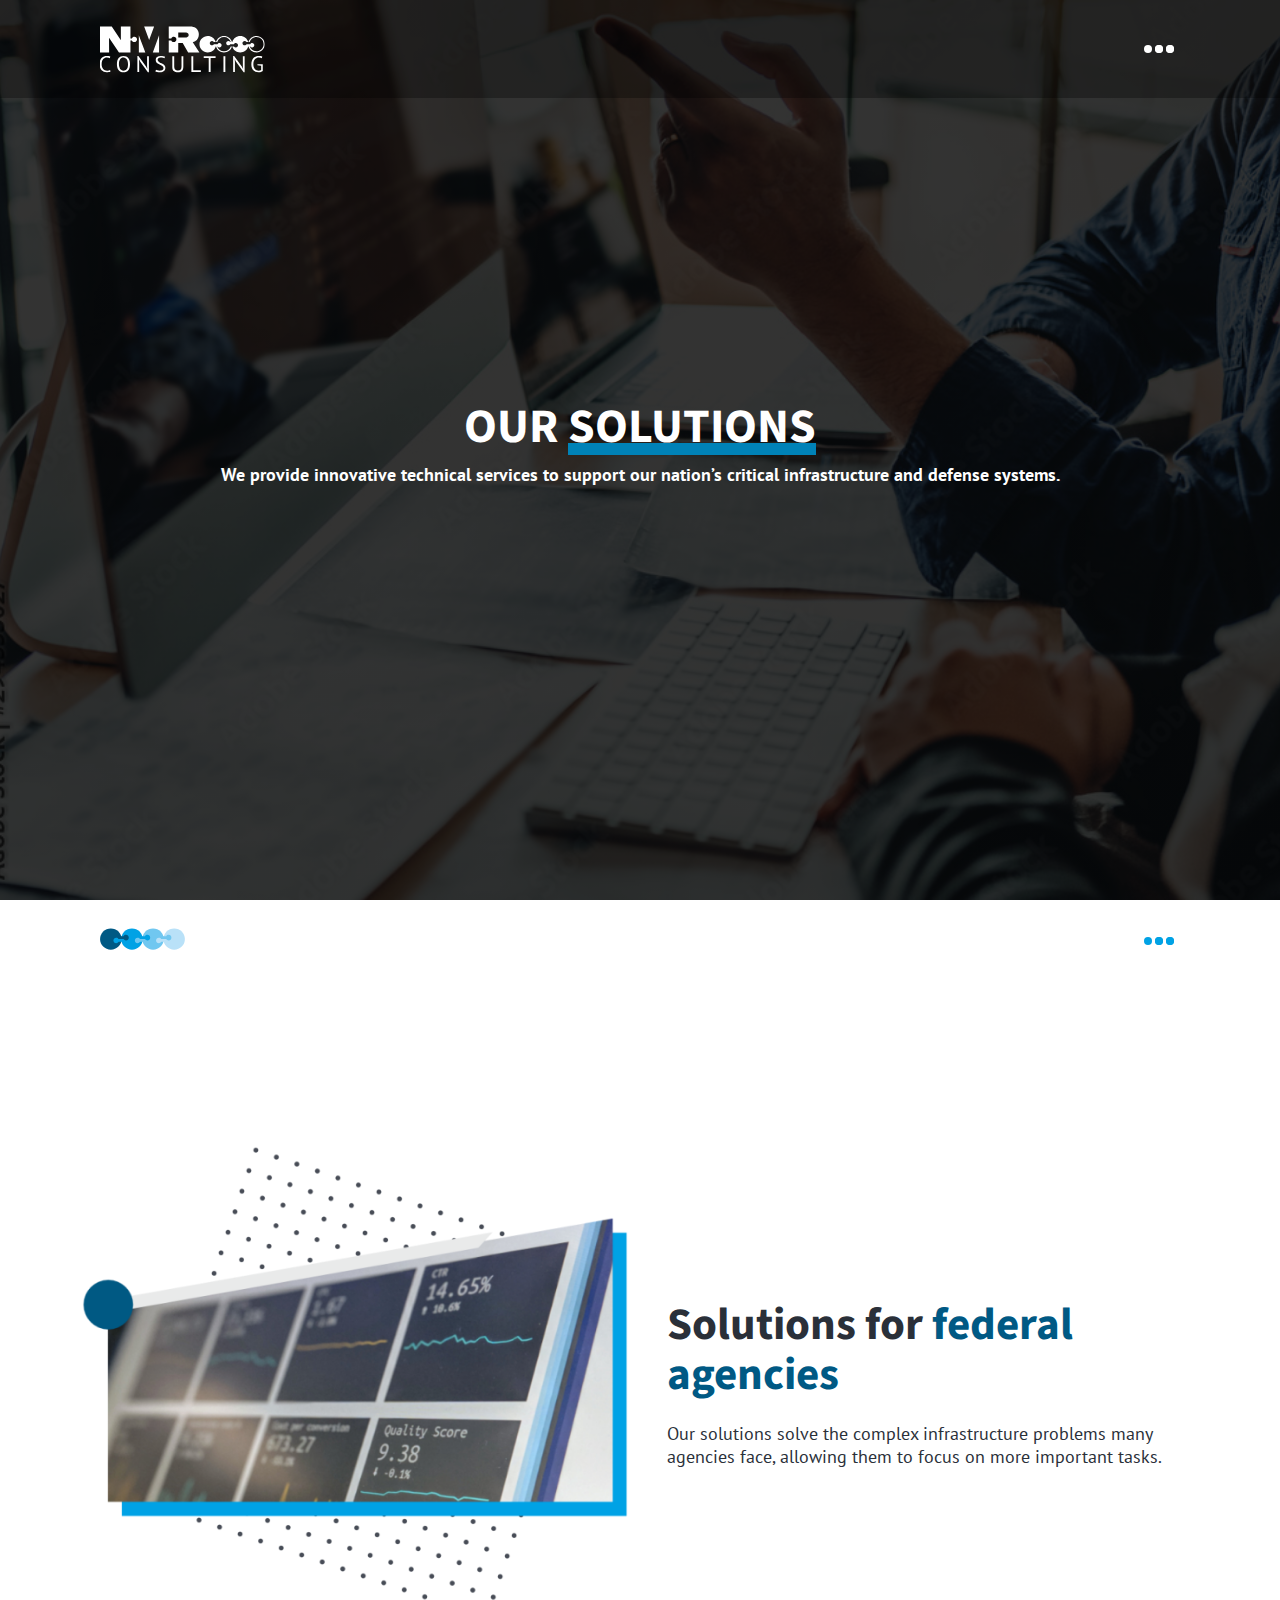
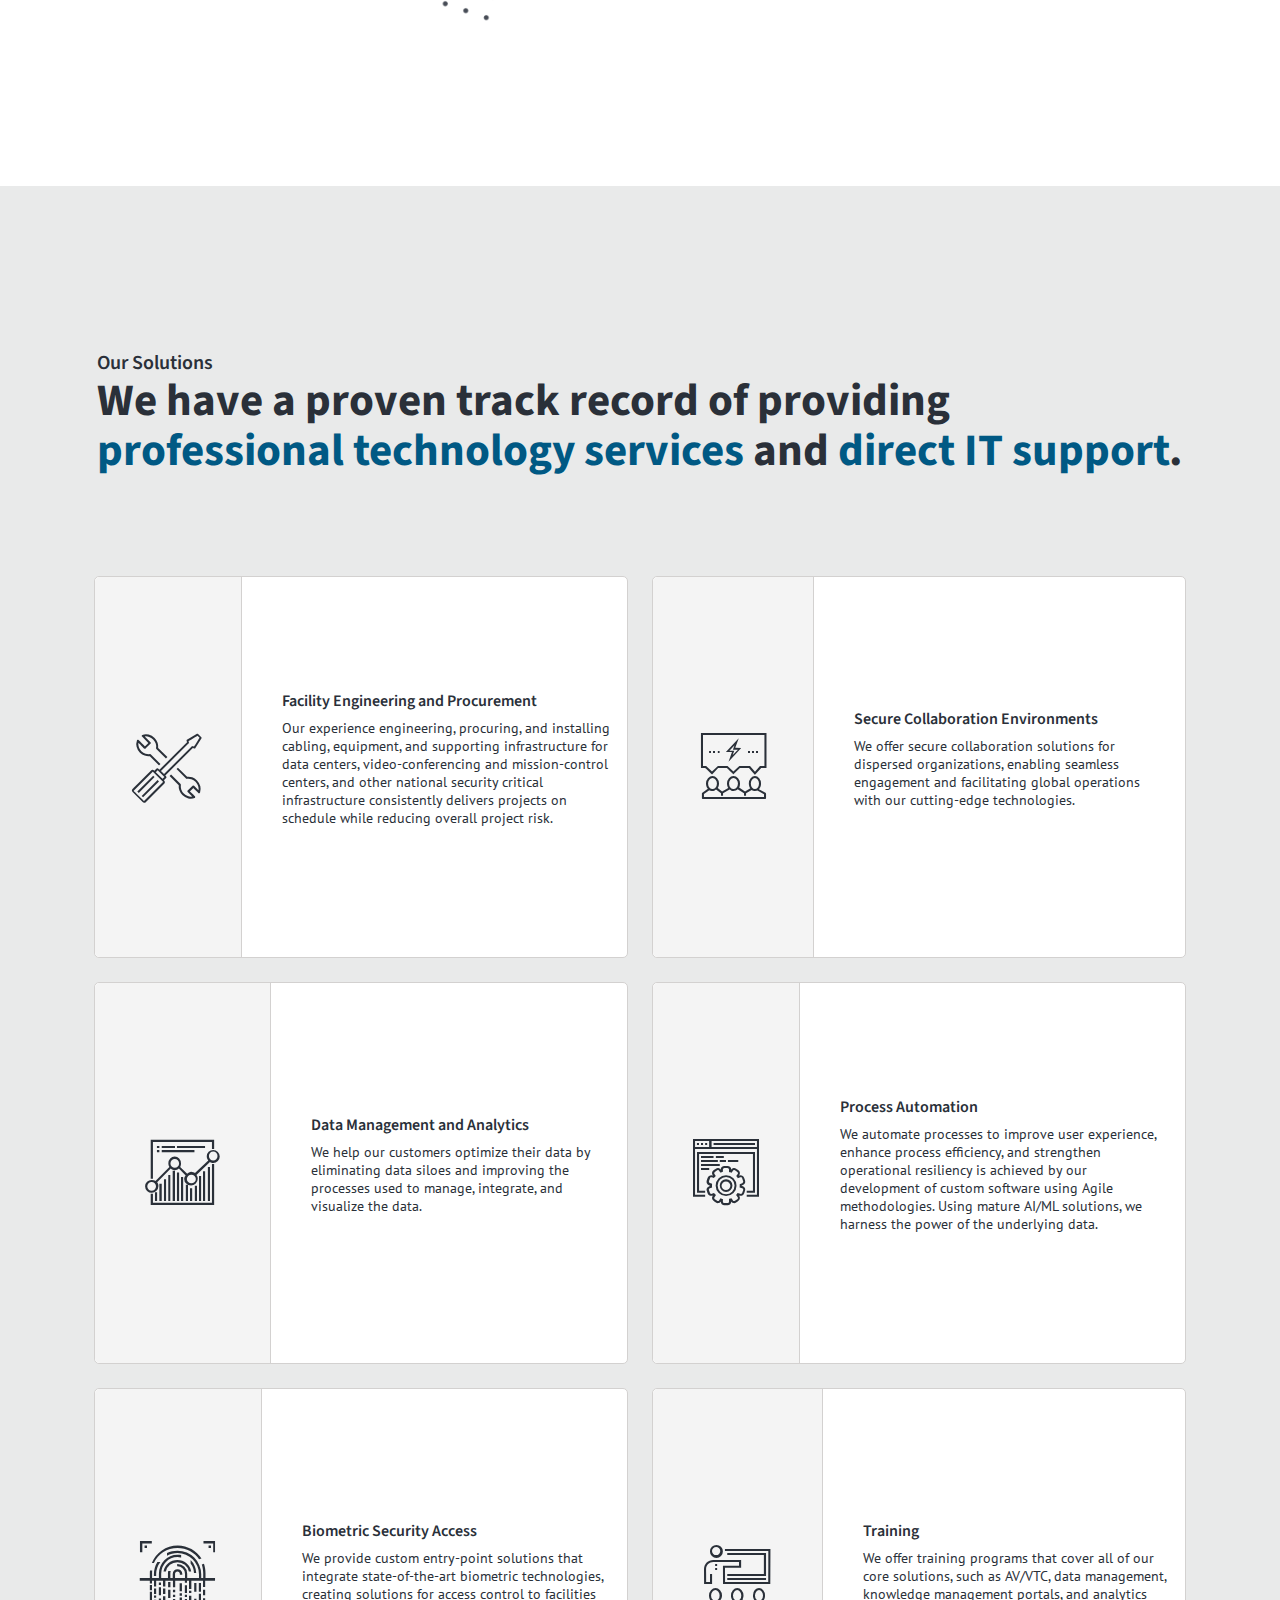
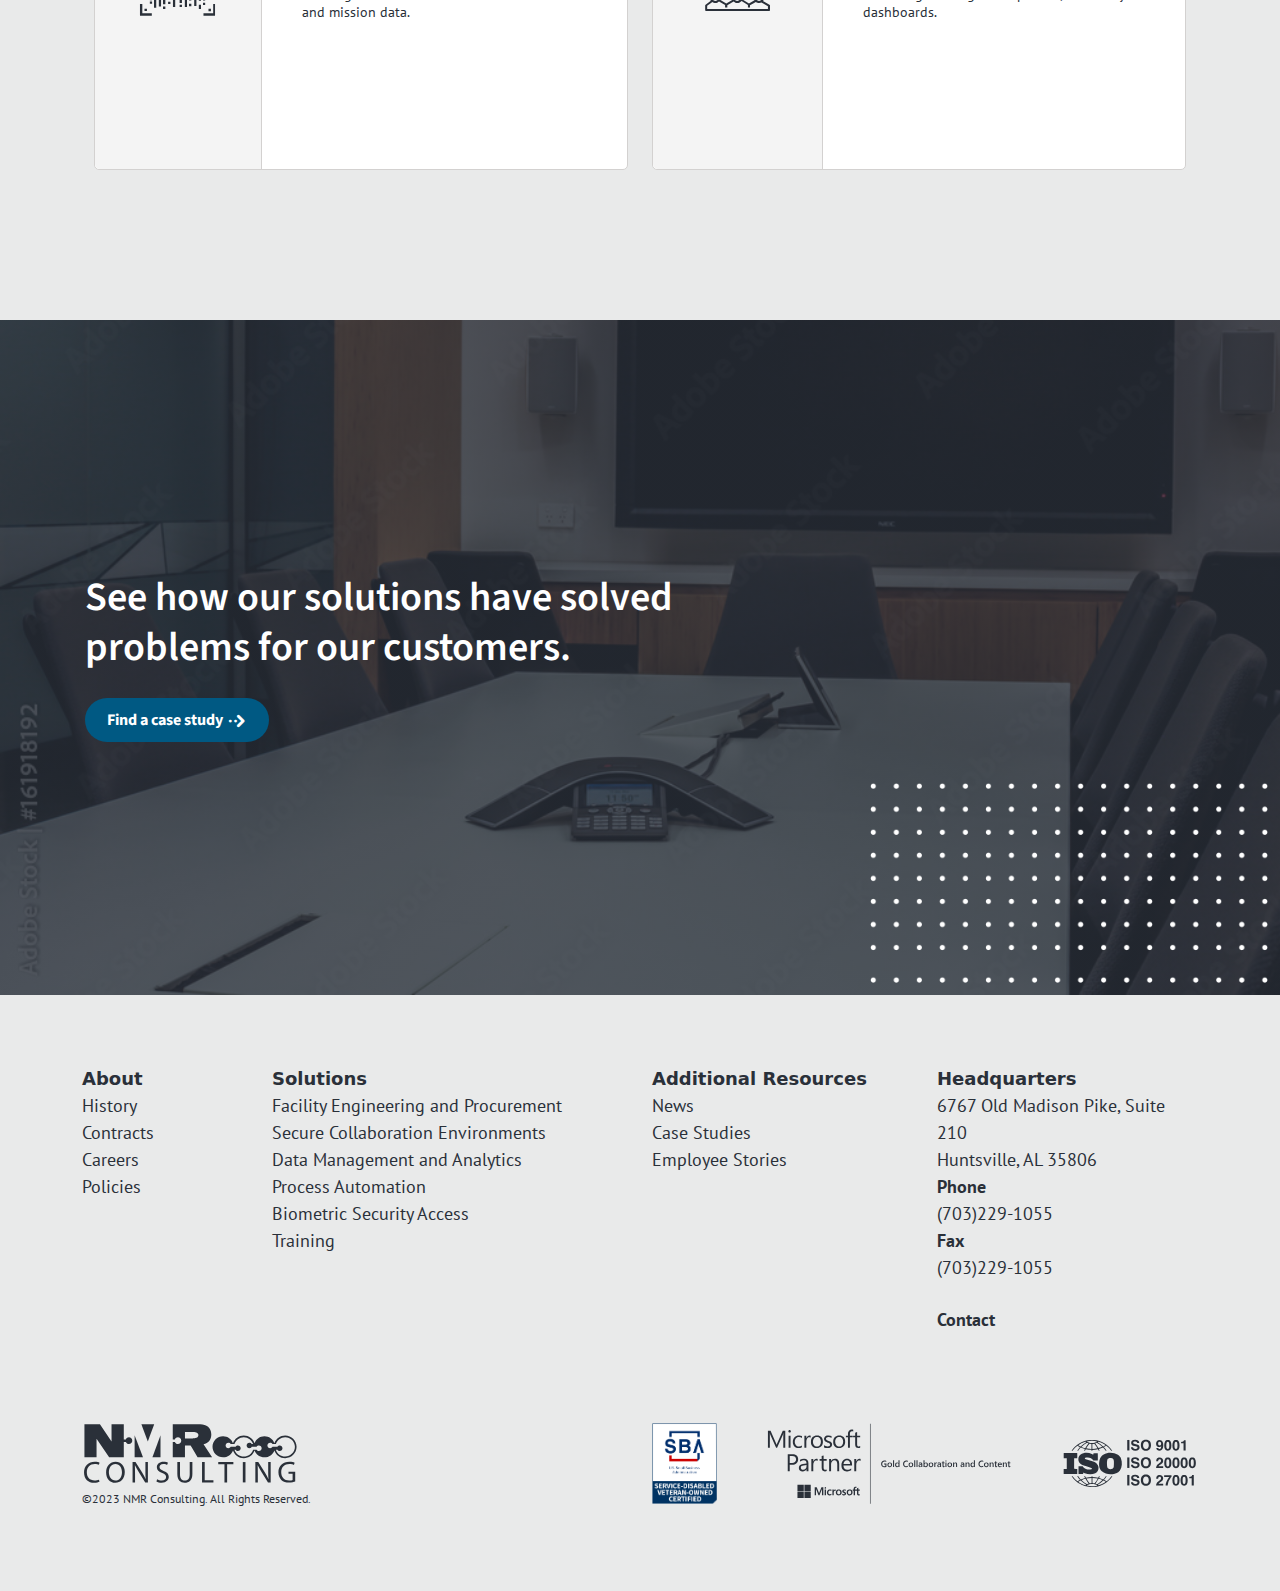
<file: Solutions.html>
<!DOCTYPE html>
<html lang="en">
<head>
    <meta charset="UTF-8">
    <meta http-equiv="X-UA-Compatible" content="IE=edge">
    <meta name="viewport" content="width=device-width, initial-scale=1.0">
    <link rel="preconnect" href="https://fonts.googleapis.com">
    <link rel="preconnect" href="https://fonts.gstatic.com" crossorigin>
    <link rel="preconnect" href="https://fonts.googleapis.com">
    <link rel="preconnect" href="https://fonts.gstatic.com" crossorigin>
    <link href="https://fonts.googleapis.com/css2?family=PT+Sans:ital,wght@0,400;0,700;1,400&family=Source+Code+Pro:wght@700&family=Source+Sans+Pro:wght@400;600;700&display=swap" rel="stylesheet">    <link rel="stylesheet" href="lib/css/bootstrap.min.css">
    <link rel="stylesheet" href="https://cdnjs.cloudflare.com/ajax/libs/animate.css/4.1.1/animate.min.css" />
    <link rel="stylesheet" href="lib/css/boilerplate.css"><link rel="stylesheet" href="lib/css/fonts.css">
    <script src="https://code.jquery.com/jquery-3.6.4.js" integrity="sha256-a9jBBRygX1Bh5lt8GZjXDzyOB+bWve9EiO7tROUtj/E=" crossorigin="anonymous"></script>
    <title>Solutions - NMR Consulting</title>
</head>

<style>
    .landing-page-hero{
        width: 100%;
        height: 100vh;
        background: #2A3039;
        color: #FFFFFF;
        background-image: linear-gradient(0deg, rgba(0, 0, 0, 0.8), rgba(0, 0, 0, 0.8)), url('lib/img/AdobeStock_294333027_Preview.jpeg');
        background-size: cover;
        background-repeat: no-repeat;
        background-position: center center;
    }

    #careers{
        background-image: linear-gradient(0deg, rgba(42, 48, 58, 0.8), rgba(42, 48, 58, 0.8)), url('lib/img/AdobeStock_161918192_Preview.jpeg');
    }

</style>
<body>
    <nav id="main-navigation" class="main-navigation">
       <div class="nav-container">
            <div class="logo">
                <a href="index.html"><div class="logo-sprite" style="background-image: url('lib/img/nmr-logo-sprite.svg')" aria-label="NMR Consulting logo."></div></a>
            </div>
            <div class="nav-links">
                <ul>
                    <li><a href="index.html">Home</a></li>
                    <li><a href="Mission.html">Mission</a></li>
                    <li><a href="About.html">About</a></li>
                    <li><a href="Solutions.html">Solutions</a></li><li><a href="Resource-Library.html">Resource Library</a></li>
                     <li><a href="Careers.html">Careers</a></li>
                </ul>
            </div>
            <button id="hero-nav-trigger" class="menu-button">
                <div class="kebab-menu">
                    <span></span>
                    <span></span>
                    <span></span>
                    <span></span>
                    <span></span>
                </div>
            </button>
        </div>
    </nav>
    <section class="landing-page-hero" >
        <div class="container">
            <div class="hero-content">
                <h1>Our <span class="heroline-container"><span class="heroline">Solutions</span></span></h1>
                <p>We provide innovative technical services to support our nation’s critical infrastructure and defense systems.​</p>
            </div>
        </div>
    </section>
    <nav id="sticky-navigation" class="main-navigation">
        <div class="nav-container">
         <div class="logo">
                 <a href="index.html">
                     <img src="lib/img/nmr-keys-color 1.svg" alt="NMR Consulting icon.">
                 </a>
             </div>
             <div class="nav-links">
                 <ul>
                     <li><a href="index.html">Home</a></li>
                     <li><a href="Mission.html">Mission</a></li>
                     <li><a href="About.html">About</a></li>
                     <li><a href="Solutions.html">Solutions</a></li><li><a href="Resource-Library.html">Resource Library</a></li>
                     <li><a href="Careers.html">Careers</a></li>
                 </ul>
             </div>
             <button id="sticky-nav-trigger" class="menu-button">
                 <div class="kebab-menu">
                     <span></span>
                     <span></span>
                     <span></span>
                     <span></span>
                     <span></span>
                 </div>
             </button>
         </div>
     </nav>
    <section id="intro" class="content-section">
        <div class="container">
            <div class="row">
                <div class="col-sm-6">
                    <img src="lib/img/Group 60.png" alt="Making deals">
                </div>
                <div class="col-sm-6">
                    <div class="content">
                        <h1>Solutions for <span class="highlight">federal agencies</span>​</h1>
                        <p>Our solutions solve the complex infrastructure problems many agencies face, allowing them to focus on more important tasks.</p>
                    </div>
                </div>
            </div>
        </div>
    </section>
    <section id="solution-buckets" class="content-section gray-nurse-bg">
        <div class="container">
            <div class="row">
                <div class="col-sm-12">
                    <div class="content">
                        <span class="headline">Our Solutions</span>
                        <h1>We have a proven track record of providing <span class="highlight">professional technology services</span> and <span class="highlight">direct IT support</span>.​</h1>
                    </div>
                </div>
                <div class="solution-bucket-container solution-container-large">
                    <a href="interior-template-1.html" class="solution-bucket">
                        <article>
                            <div class="bucket-hero">
                                <i class="icon-facilities" aria-label="Facility maintenance"></i>
                            </div>
                            <div class="solution-bucket-content">
                                <h2>Facility Engineering and Procurement​​</h2>
                                <p>Our experience engineering, procuring, and installing cabling, equipment, and supporting infrastructure for data centers, video-conferencing and mission-control centers, and other national security critical infrastructure consistently delivers projects on schedule while reducing overall project risk.​</p>
                            </div>
                        </article>
                    </a>
                    <a href="interior-template-2.html" class="solution-bucket">
                        <article>
                            <div class="bucket-hero">
                                <i class="icon-unified-communications" aria-label="Secured collaboration environments."></i>
                            </div>
                            <div class="solution-bucket-content">
                                <h2>Secure Collaboration Environments​</h2>
                                <p>We offer secure collaboration solutions for dispersed organizations, enabling seamless engagement and facilitating global operations with our cutting-edge technologies. ​</p>
                            </div>
                        </article>
                    </a>
                    <a href="#" class="solution-bucket">
                        <article>
                            <div class="bucket-hero">
                                <i class="icon-data-management" aria-label="Data management."></i>
                            </div>
                            <div class="solution-bucket-content">
                                <h2>Data Management and Analytics</h2>
                                <p>We help our customers optimize their data by eliminating data siloes and improving the processes used to manage, integrate, and visualize the data. ​​</p>
                            </div>
                        </article>
                    </a>
                    <a href="#" class="solution-bucket">
                        <article>
                            <div class="bucket-hero">
                                <i class="icon-software-development" aria-label="Process automation."></i>
                            </div>
                            <div class="solution-bucket-content">
                                <h2>Process Automation​​​</h2>
                                <p>We automate processes to improve user experience, enhance process efficiency, and strengthen operational resiliency is achieved by our development of custom software using Agile methodologies. Using mature AI/ML solutions, we harness the power of the underlying data. ​</p>
                            </div>
                        </article>
                    </a>
                    <a href="#" class="solution-bucket">
                        <article>
                            <div class="bucket-hero">
                                <i class="icon-biometric" aria-label="Biometric security access"></i>
                            </div>
                            <div class="solution-bucket-content">
                                <h2>Biometric Security Access​</h2>
                                <p>We provide custom entry-point solutions that integrate state-of-the-art biometric technologies, creating solutions for access control to facilities and mission data.</p>
                            </div>
                        </article>
                    </a>
                    <a href="#" class="solution-bucket">
                        <article>
                            <div class="bucket-hero">
                                <i class="icon-training" aria-label="Training"></i>
                            </div>
                            <div class="solution-bucket-content">
                                <h2>Training​</h2>
                                <p>We offer training programs that cover all of our core solutions, such as AV/VTC, data management, knowledge management portals, and analytics dashboards.</p>
                            </div>
                        </article>
                    </a>
                </div>
            </div>
        </div>
    </section>
    
    
    
    <section id="careers" class="content-section image-break image-break-quote image-break-dark content-session-dark">
        <div class="container">
            <div class="row">
                <div class="content">
                    <div class="col-sm-7">
                        <h1 class="semibold">See how our solutions have solved problems for our customers.​</h1>
                    </div>
                    <div class="col-sm-4">
                        <a class="button button-rounded sapphire-button" href="Resource-Library.html?type=case-studies" title="Read our case studies">Find a case study <i class="icon-arrow-right icon-middle"></i></a>
                    </div>
                </div>
            </div>
        </div>
    </section>
    <footer>
        <div class="container">
            <div class="row">
                <div class="col-sm-2">
                    <ul class="footer-menu">
                        <li><strong>About</strong></li>
                        <li><a href="#" title="View the History page">History</a></li>
                        <li><a href="#" title="View the Contracts page">Contracts</a></li>
                        <li><a href="#" title="View the Careers page">Careers</a></li>
                        <li><a href="#" title="View the Policies page">Policies</a></li>
                    </ul>
                </div>
                <div class="col-sm-4">
                   <ul class="footer-menu">
                        <li><strong>Solutions</strong></li>
                        <li><a href="#" title="View the Facility Engineering and Procurement​ page.">Facility Engineering and Procurement​</a></li>
                        <li><a href="#" title="View the Secure Collaboration Environments  page.">Secure Collaboration Environments </a></li>
                        <li><a href="#" title="View the Data Management page.">Data Management and Analytics</a></li>
                        <li><a href="#" title="View the Process Automation and Analytics​ page.">Process Automation​</a></li>
                        <li><a href="#" title="View the Biometric Security Access page.">Biometric Security Access</a></li>
                        <li><a href="#" title="View the Training page.">Training</a></li>
                   </ul>
                </div>
                <div class="col-sm-3">
                    <ul class="footer-menu">
                        <li><strong>Additional Resources</strong></li>
                        <li><a href="Resource-Library.html?type=news" title="View the News page.">News</a></li>
                        <li><a href="Resource-Library.html?type=case-studies" title="View the Case Studies page.">Case Studies</a></li>
                        <li><a href="Resource-Library.html?type=employee-stories" title="View the Employee Stories page.">Employee Stories</a></li>
                   </ul>
                </div>
                <div class="col-sm-3">
                    <div class="address">
                        <strong>Headquarters</strong>
                        <p>6767 Old Madison Pike, Suite 210</p>
                        <p>Huntsville, AL 35806</p>
                    </div>
                    <div class="contact">
                        <p><strong>Phone</strong></p>
                        <a href="tel:17032291055">(703)229-1055</a>
                        <p><strong>Fax</strong></p>
                        <p>(703)229-1055</p>
                    </div>
                    <div class="contact-page">
                        <a href="#" title="View our contact page."><strong>Contact</strong></a>
                    </div>
                </div>
            </div>
            <div class="logo-row">
                <div class="row">
                    <div class="col-sm-6">
                        <div class="footer-logo">
                            <img src="lib/img/nmr-single-dark.svg" alt="NMR logo">
                        </div>
                        <p class="copyright">©2023 NMR Consulting. All Rights Reserved.</p>
                    </div>
                    <div class="col-sm-6">
                        <ul class="contract-list">
                            <li><img style="width:65px;" src="lib/img/Service-Disabled Veteran-Owned-Certified.png" alt="SBA Service-Disabled Veteran-Owned Certified Small Business."></li>
                            <li><img src="lib/img/microsoft-gold.svg" alt="Microsoft Gold Partner."></li>
                            <li><img src="lib/img/iso.svg" alt="ISO codes 9001, 20000, 27001."></li>
                        </ul>
                    </div>
                </div>
            </div>
        </div>
    </footer>

<script src="lib/js/bootstrap.min.js"></script>
<script src="lib/js/wow.min.js"></script>
<script>
    $(function(){
        new WOW({offset: 500}).init(); 
    });
</script>
<script>
    $(document).ready(function(){

        $(document).on("click", "#hero-nav-trigger", function(){
            $("#main-navigation").toggleClass("active");
            $(this).toggleClass("active");
           
        })
        $(document).on("click", "#sticky-nav-trigger", function(){
            $("#sticky-navigation").toggleClass("active");
            $(this).toggleClass("active");
           
        })
    });
</script>
<script>
    $(document).ready(function(){

        $(document).on("click", ".tile", function(){
            let target = $(this).attr("data-target");
           
            $(".card").removeClass("active");
            $(target).addClass("active");
            $(".tile").removeClass("active");
            $(this).addClass("active");
           
        })
    });
</script>
</body>
</html>
</file>
<file: lib/css/boilerplate.css>
.wow {
    visibility: hidden;
}
.flex-row {
  display: flex;
  flex-flow: row wrap;
  gap: 30px;
  justify-content: flex-start;
}

html,
body{
    color: #2A3039;
}

h1,h2,h3,h4,h5,h6{
    font-family: 'Source Sans Pro', sans-serif;
}
h1{
    font-family: 'Source Sans Pro';
    font-style: normal;
    font-weight: 700;
    font-size: 45px;
    line-height: 50px;
    color: #2A3039;
}
p,a{
    font-family: 'PT Sans', sans-serif; 
}

@media(max-width: 767px){
  .hidden-sm{
    display: none;
  }
}
img{
    width: 100%;
}

.uppercase{
  text-transform: uppercase;
}

.logo-sprite{
  background-image: url('../img/nmr-logo-sprite.svg');
  width: 165px;
  height: 48px;
  background-repeat: no-repeat;
  background-size: 100% 100px;
  background-position: top center;
}

#main-navigation.active .logo-sprite{
  background-position: bottom center;
  transition: all 0.3s step-end;
}

@media(max-width: 767px){
  #main-navigation.active .logo-sprite{
    transition: none;
  }
}

.gray-nurse-bg{
    background-color: #E9EAEA;  
}

.center{
    text-align: center;
}

.button{
    background-color: transparent;
    border: none;
    display: inline-block;
    font-family: 'Source Sans Pro';
    font-style: normal;
    font-weight: 700;
    font-size: 16px;
    line-height: 20px;
    padding: 12px 22px;
    text-decoration: none;
}

.button-white{
    background-color: #FFFFFF;
    color: #2A3039;
}

.button-rounded{
    border-radius: 50px;
}

.sapphire-button{
    background-color: #005983;
    color: #FFFFFF;
}

.content-section{
    min-height: 45vh;
    padding: 150px 0px;
}

.main-navigation{
    position: relative;
    width: 100%;
    display: flex;
    padding: 25px 100px;
    margin: auto;
    overflow-x: hidden;
}

.main-navigation.active:after{
    box-shadow: -5px 0px 33px 5px rgba(0,0,0,0.16);
}

#main-navigation{
    position: absolute;
    background-color: rgba(0,0,0,0.3);
    z-index: 5;
}

#sticky-navigation{
    position: sticky;
    top: 0px;
    z-index: 1000;
}

#sticky-navigation .logo img{
    width: 85px;
}

.nav-container{
    position: relative;
    z-index: 2;
    display: flex;
    width: 100%;
}

.main-navigation:after{
    content: "";
    display: flex;
    width: 100%;
    height: calc(100% - 2px);
    background-color: #FFF;
    position: absolute;
    top: 0;
    right: -100%;
    z-index: 1;
    transition: all 0.3s ease-in;
}

@keyframes heroline{
    0%{width: 0%;}
    100%{width:100%;}
}

.logo{
    width: 165px;
}

.nav-links{
    display: none;
    margin-left: auto;
}

.nav-links ul{
    padding-left: 0px;
    list-style: none;
    display: flex;
    gap: 15px;
    margin: 0;
    justify-content: center;
    align-items: center;
    font-family: 'PT Sans';
    font-style: normal;
    font-weight: 700;
    font-size: 17px;
    line-height: 26px;
}

.nav-links a{
    text-decoration: none;
    color: #2A3039;
}

.menu-button{
    background: none;
    border: none;
    position: relative;
    margin-left: auto;
}

@media(min-width:767px) and (max-width: 1197px){
    .main-navigation {
        padding: 25px 50px;
    }

    #sticky-navigation{
        background-color: #fff;
        border-bottom: 1px solid #D9D9D9;
    }

}

@media(max-width:767px){
    .main-navigation {
        padding: 25px 25px;
      }

    #sticky-navigation{
        background-color: #fff;
        border-bottom: 1px solid #D9D9D9;
    }

}

.hero-content{
    height: 100vh;
    display: flex;
    flex-flow: column;
    justify-content: center;
    align-items: center;
    text-align: center;
}
.hero-content h1 {
    text-transform: uppercase;
    font-weight: 700;
    font-size: 48px;
    margin-bottom: 20px;
    margin-bottom: 5px;
    position: relative;
    line-height: 60px; 
    color: #FFF; 
}

.heroline-container{
    position: relative;
}

.heroline-container .heroline{
    display: inline-block;
    position: relative;
    z-index: 2;
}

.heroline-container:after{
    content: "";
    display: block;
    width: 100%;
    height: 12px;
    background: #0082B7;
    position: absolute;
    bottom: 6px;
    left: 0px;
    z-index: 1;
    animation: heroline 1.5s;
}

.hero-content p{
    font-weight: 700;
    font-size: 18px;
    line-height: 26px;
    width: 900px;

}

.kebab-menu{
    width: 30px;
    height: 30px;
    transform: rotate(90deg);
}
.kebab-menu span{
    width: 8px;
    height: 8px;
    border-radius: 50%;
    background: #fff;
    position: absolute;
}
#sticky-navigation .kebab-menu span{
   background: #00A2E5;
}

.kebab-menu span:nth-child(1){
    top: 0px;
    left: 35%;
    transition: .3s;
}
.kebab-menu span:nth-child(2){
    top: 0px;
    left: 35%;
    transition: .3s;
}
.kebab-menu span:nth-child(3){
    top: 11px;
    left: 35%;
    transition: .3s;
}
.kebab-menu span:nth-child(4){
    top: 11px;
    left: 35%;
    transition: .3s;
}
.kebab-menu span:nth-child(5){
    top: 22px;
    left: 35%;
    transition: .3s;
}
.menu-button.active .kebab-menu span:nth-child(1){
    transform: translate(10px,0px);
}
.menu-button.active .kebab-menu span:nth-child(2){
    transform: translate(-10px,0px);
}
.menu-button.active .kebab-menu span:nth-child(4){
    transform: translate(-10px,10px);
}
.menu-button.active .kebab-menu span:nth-child(5){
    transform: translate(10px,0px);
}


.main-navigation.active:after{
    right: 0px;
    transition: all 0.3s ease-in;
}

.main-navigation.active .nav-links{
    display: flex;
}

.main-navigation.active .menu-button{
    margin-left: 35px;
}

.main-navigation.active .kebab-menu span{
    background: #2A3039;
}

.content-section.intro h1{
    font-family: 'Source Sans Pro';
    font-style: normal;
    font-weight: 700;
    font-size: 45px;
    line-height: 57px;
}

.content-section.intro p{
    font-family: 'PT Sans';
    font-style: normal;
    font-weight: 400;
    font-size: 18px;
    line-height: 23px;
}

.content{
    display: flex;
    flex-flow: column;
    justify-content: center;
    height: 100%;
    padding: 15px;
    font-size: 18px;
    align-items: flex-start;
}

.content h1{
    margin-bottom: 0px;
}

.content p{
    font-family: 'PT Sans';
    font-style: normal;
    font-weight: 400;
    font-size: 18px;
    line-height: 23px;
    margin:22px 0px 0px;
}

.highlight{
    color: #005984;
}

.headline{
    font-family: 'Source Sans Pro';
    font-style: normal;
    font-weight: 600;
    font-size: 20px;
    line-height: 25px;
}

.image-break{
    width: 100%;
    min-height: 75vh;
    background-color: #2A3039;
    background-repeat: no-repeat;
    background-size: cover;
    background-position: center bottom;
    position: relative;
}

.image-break-dark:after{
    content: "";
    width: 33%;
    height: 225px;
    background-image: url("../img/Rectangle 64.png");
    position: absolute;
    bottom: 0px;
    right:0px;
    background-size: 100%;
}

.content .button{
    margin-top:25px;
}

.content-session-dark,
.content-session-dark h1,
.content-session-dark h2,
.content-session-dark h3,
.content-session-dark h4,
.content-session-dark h5,
.content-session-dark h6{
    color: #FFFFFF;
}

.content-session-dark .highlight{
    color: #71C7F0;
}

.image-break-quote {
    display: flex;
    align-items: center;
}

.solution-bucket-section{
    padding: 75px 0px;
}

.solution-section-headline{
    display: flex;
    flex-flow: row;
    align-items: center;
}

.center-button{
    justify-self: center;
}

.solution-bucket-container {
    display: flex;
    flex-flow: row wrap;
    gap: 24px;
    justify-content: center;
    padding-top: 85px;
}

.solution-bucket {
    max-width: calc(25% - 24px);
    background-color: white;
    border: 1px solid #D3D1D0;
    border-radius: 5px;
    color: #2A3039;
    text-decoration: none;
}

.solution-bucket:hover{
    border-bottom: 1px solid #005984;
    box-shadow: 0px 0px 20px 10px rgba(85, 85, 90, 0.1);
}



.bucket-hero {
    display: flex;
    align-content: center;
    justify-content: center;
    height: 150px;
    background: #F4F4F4;
    border-bottom: 1px solid #D3D1D0;
    border-radius: 5px 5px 0px 0px;
}

.bucket-hero i {
    font-size: 75px;
    display: flex;
    align-items: center;
  }

.solution-bucket:hover .bucket-hero{
    background-color: #005984;
}

.solution-bucket:hover .bucket-hero i{
    color: #FFFFFF;
}

.solution-bucket:hover h2{
    color: #005984;
}

.bucket-hero img {
    width: 75px;
}

.solution-bucket-content {
    padding: 40px 15px;
}

.solution-bucket-content h2{
    font-family: 'Source Sans Pro';
    font-style: normal;
    font-weight: 600;
    font-size: 16px;
    line-height: 20px;
    text-align: center;
}

.solution-bucket-content p{
    font-family: 'PT Sans';
    font-style: normal;
    font-weight: 400;
    font-size: 14px;
    line-height: 18px;
    text-align: center;
}

.image-break small {
    font-family: 'Source Code Pro', monospace;
    position: absolute;
    bottom: 24px;
  }

  footer{
    min-height: 550px;
    background: #E9EAEA;
    padding: 70px 0px;
    font-size: 18px;
  }

  footer p{
    margin-bottom: 0px;
  }

  footer a{
    color: #2A3039;
    text-decoration: none;
  }

  .footer-menu{
    list-style: none;
    padding-left: 0px;
  }

  .contact-page{
    margin-top: 25px;
  }

  .logo-row{
    margin-top:90px;
  }

  .footer-logo{
    max-width: 215px;
    margin-bottom: 7px;
  }

  .copyright{
    font-style: normal;
    font-weight: 400;
    font-size: 12px;
    line-height: 16px;
  }

  .contract-list {
    padding-left: 0px;
    list-style: none;
    display: flex;
    align-items: center;
    gap: 50px;
    justify-content: flex-end;
  }

  .list{
    list-style: none;
    padding-left:0px;
  }

  .list li{
    font-family: 'PT Sans';
    font-style: normal;
    font-size: 18px;
    line-height: 23px;
  }

  .list .highlight{
    font-weight: 700;
  }

  .semibold{
    font-family: 'Source Sans Pro';
    font-style: normal;
    font-weight: 600;
    font-size: 40px;
    line-height: 50px;
  }

.content-section.dark-bg {
    background-color: #2A3039;
    color: #FFF;
}

.content-section.dark-blue-bg {
  background-color: #005983;
  color: #FFF;
}

.content-section.dark-bg h1,
.content-section.dark-blue-bg h1{
    color: #FFF;
    text-transform: uppercase;
}

.content-section.dark-bg .subheader{
    font-size: 20px;
}


.leader-profiles{
    display: flex;
    flex-flow: row wrap;
    gap: 30px;
    justify-content: center;
    margin-top: 25px;
}

.profile {
    color: #FFF;
    text-decoration: none;
    width: 25%;
  }

  @media(max-width: 992px){
    .profile {
      width: 50%;
    }
  }

  @media(max-width: 767px){
    .profile {
      width: 100%;
    }
  }

  .profile-info {
    display: flex;
    flex-flow: column;
    text-align: center;
    border: 5px solid #fff;
    padding: 20px;
    justify-content: center;
    align-content: center;
    height: 100px;
  }

  .profile:hover .profile-info{
    background-color: #ffffff;
    color: #2A3039;
    transition: all 0.3s ease-in;
  }

  .profile-image {
    width: 200px;
    height: 200px;
    background-color: blue;
    margin-bottom: 20px;
    background-size: cover;
    background-position: center center;
    background-repeat: no-repeat;
  }

  .profile-name {
    font-size: 28px;
    font-family: 'Source Sans Pro';
    font-style: normal;
    font-weight: 700;
    line-height: 30px;
    margin-bottom: 0px;
  }

  .profile-title {
    font-style: italic;
    margin-top: 5px;
    margin-bottom: 0px;
  }

  .dark-pattern,
  .dark-pattern .container{
    position: relative;
  }

  .dark-pattern .container{
    z-index: 2;
  }


  .dark-pattern:after{
    content: "";
    position: absolute;
    background-image: url("../img/line-pattern.svg");
    width: 92%;
    height: 100%;
    bottom: 0px;
    left: 0px;
    background-size: 36%;
    background-position: bottom left;
    z-index: 1;
    background-repeat: no-repeat;
  }

  .content-section.margin-light{
    padding: 50px 0px;
  }

  .full-length-quote{
    position: relative;
  }

  .full-length-quote .content {
    background-color: #fff;
    z-index: 2;
    position: relative;
  }

  .full-length-quote h1 {
   font-size: 40px;
  }

  .full-length-quote .col-sm-12{
    position: relative;
  }

  .full-length-quote .col-sm-12:after {
    content: "";
    display: block;
    background-image: url('../img/dotgrid.svg');
    width: 375px;
    height: 375px;
    position: absolute;
    right: 76px;
    top: -95px;
    background-repeat: no-repeat;
    background-size: cover;
    transform: rotate(69deg);
  }

  .tile-presentation h1{
    font-size: 36px;
  }

  .tiles {
    display: flex;
    flex-flow: row wrap;
    gap: 15px;
    margin-top: 40px;
    justify-content: space-between;
  }

  .tile {
    max-width: 225px;
    width: calc(33.33% - 20px);
    display: flex;
    flex-flow: column;
    justify-content: center;
    align-items: center;
    padding: 15px;
    gap: 20px;
    background: #FFFFFF;
    border: 1px solid #D3D1D0;
    border-radius: 6px;
    height: 245px;
  }

  .tile.active,
  .tile:hover{
    border-bottom: 3px solid #00A2E5;
    box-shadow: 0px 4px 9px 7px rgba(0, 0, 0, 0.05);
    border-radius: 6px;
    transition: all 0.3s ease-in-out;
  }

  .tile-icon {
    width: 100px;
    height: 100px;
    font-size: 80px;
    text-align: center;
    color: #005984;
  }

  .tile-name {
    font-family: 'Source Sans Pro';
    font-style: normal;
    font-weight: 600;
    font-size: 24px;
    line-height: 30px;
    text-align: center;
  }

  .tile-presentation .card {
    display: none;
    background: #FFFFFF;
    border: 1px solid #D3D1D0;
    border-radius: 5px;
    width: 100%;
  }

  .tile-presentation .card.active {
    display: flex;
    animation: fadeIn 1s;
  }

  .tile-presentation .card-image {
    height: 200px;
    background-color: #00A2E5;
    margin-bottom: 40px;
    border-radius: 5px 5px 0px 0px;
    background-size: cover;
    background-position: center center;
  }

  .tile-presentation .card-content {
    padding: 0px 15px 35px;
  }

  .card-content h2 {
    font-family: 'Source Sans Pro';
    font-style: normal;
    font-weight: 600;
    font-size: 24px;
    line-height: 30px;
  }

  .card-content p {
    font-family: 'PT Sans';
    font-style: normal;
    font-weight: 400;
    font-size: 16px;
    line-height: 21px;
  }


  @keyframes fadeIn {
    0% { opacity: 0; }
    100% { opacity: 1; }
  }


  .solution-container-large .solution-bucket{
    width: calc(50% - 24px);
    max-width: none;
  }

  .solution-container-large .solution-bucket article{
    display: flex;
    flex-flow: row;
    height: 380px;
    align-items: center;
  }

  .solution-container-large .solution-bucket .bucket-hero{
    height: 100%;
    border-right: 1px solid #D3D1D0;
    border-radius: 5px 0px 0px 5px;
    width: 100%;
    border-bottom: 0px;
  }

.solution-container-large .solution-bucket  .solution-bucket-content {
    padding: 0px 15px 0px 40px;
    max-width: 385px;
  }

.solution-container-large .solution-bucket-content h2,
.solution-container-large .solution-bucket-content p {
    text-align: left;
  }




  @media(max-width:1192px){
    .solution-container-large .solution-bucket .solution-bucket-content {
        padding: 0px 15px 0px 15px;
        max-width: 300px;
      }
  }

  @media(max-width:992px){
    .hero-content p {
        width: 100%;
      }

    .solution-container-large .solution-bucket article {
        flex-flow: column;
      }
      .solution-container-large .solution-bucket .bucket-hero {
        height: auto;
        border-right: none;
        border-radius: 5px 5px 0px;
        border-bottom: 1px solid #D3D1D0;
        padding: 25px;
        margin-bottom: 20px;
      }
      
    .solution-container-large .solution-bucket-content h2,
    .solution-container-large .solution-bucket-content p {
        text-align: center;
    }
  }

  @media(max-width:767px){

    .solution-container-large .solution-bucket {
        width: 100%;
        max-width: none;
      }
    
  }


  .benefits-blocks {
    display: flex;
    flex-flow: row wrap;
    margin-top: 60px;;
  }

  .benefit {
    width: calc(33.3% - 4px);
    min-height: 300px;
    text-align: center;
    height: auto;
    align-items: center;
    display: flex;
    padding: 50px 15px 15px;
    flex-flow: column;
    border-right: 1px solid #D9D9D9;
    border-bottom: 1px solid #D9D9D9;
  }

  .benefit:nth-child(4),
  .benefit:nth-child(5),
  .benefit:nth-child(6){
    border-bottom: none;
  }

  .benefit:nth-child(3),
  .benefit:nth-child(6){
    border-right: none;
  }

  @media(max-width:767px){
    .benefit {
        width: 100%;
        min-height: 300px;
        border-right: none;
      }

      .benefit:nth-child(4),
      .benefit:nth-child(5),
      .benefit:nth-child(6){
        border-bottom: 1px solid #D9D9D9;
      }
  }







  .benefit-icon {
    width: 90px;
    height: 90px;
    background-color: #00A2E5;
    border-radius: 50px;
    text-align: center;
    display: flex;
    justify-content: center;
    align-items: center;
    margin-bottom: 20px;
  }

  .benefit-content h2 {
    font-family: 'Source Sans Pro';
    font-style: normal;
    font-weight: 600;
    font-size: 24px;
    line-height: 30px;
  }

  .benefit-content p {
    font-family: 'PT Sans';
    font-style: normal;
    font-weight: 400;
    font-size: 18px;
    line-height: 23px;
    text-align: center;
  }

  .benefit-icon i {
    font-size: 50px;
  }

  @media (min-width: 767px) and (max-width:811px){
    .button {
      display: block;
      font-size: 15px;
    }

    .center-button{
      justify-self: normal;
    }
  }

  @media (max-width: 767px){
    .solution-bucket-container {
      flex-flow: column;
    }
  }

  @media(max-width:811px){

    #main-navigation:after{
        display: none;
    }

    #main-navigation.active {
        background-color: #FFFFFF;
      }

    .nav-container{
        flex-flow: column;
    }

    .nav-links {
        margin-left: unset;
    }

    .main-navigation.active .nav-links {
        display: flex;
        flex-flow: column;
    }

    .nav-links ul{
        flex-flow: column;
        padding: 25px 0px;
        align-items: normal;
    }

    .main-navigation .menu-button {
        position: absolute;
        right: 0px;
    }

    .main-navigation::after {
        right: 0px;
      }

    h1{
        font-size: 35px;
        line-height: 39px;
    }
    .content p{
        font-size: 16px;
    }

    .hero-content h1{
        font-size:40px;
        line-height: 48px;
    }
    .content-section.intro h1 {
        font-size: 38px;
        line-height: 42px;
      }
      .content-section {
        min-height: 45vh;
        padding: 75px 0px;
      }

      .image-break-quote h1{
        font-size: 35px;
        line-height: 39px;
      }
      
      .solution-section-headline{
        flex-flow: column;
        align-items:flex-start;
      }

      .solution-bucket{
        max-width: 100%;
      }

      .image-break-dark::after {
        width: 20%;
        height: 148px;
        background-repeat: no-repeat;
        background-size: cover;
      }

      .solution-section-headline .button{
        margin-top: 25px;
      }

    .tiles {
        flex-flow: row wrap;
        width: 100%;
        justify-content: space-evenly;
    }

    .tile {
        width: 100px;
        flex-flow: column;
        justify-content: space-evenly;
        align-items: center;
        height: 100px;
      }

      .tile-icon {
        width: 65px;
        height: 65px;
        font-size: 50px;
      }

      .tile-name {
        display: none;
      }


      .leader-profiles{
        align-items: center;
      }

      .full-length-quote .col-sm-12::after {
        width: 100%;
        height: 450px;
        right: auto;
        top: -35px;
        transform: rotate(0deg);
      }

  }


  /*** Collapse Panels **/

  .blog-filters .panel-heading {
    padding: 10px 15px;
    padding-left: 0px;
    border-bottom: 1px solid #D5DBE0;
  }

  .blog-filters .panel-heading .panel-title {
    font-style: normal;
    font-weight: 700;
    font-size: 22px;
    line-height: 27px;
    margin: 0px;
  }

  .blog-filters .panel-heading .panel-title a {
    color: #2F353F;
    display: flex;
    flex-flow: row;
    align-items: center;
    padding: 0px 8px;
    text-decoration: none;
  }

  .panel-title .icon {
    font-size: 5px;
    margin-left: auto;
  }

  .panel-body {
    padding: 0px;
  }

  .blog-filters .panel-body ul {
    padding-left: 8px;
    list-style: none;
  }
  .panel-body ul {
    margin: 1rem 0 0;
  }

.blog-filters .panel-body ul > li {
    font-style: normal;
    font-weight: 400;
    font-size: 14px;
    line-height: 21px;
    letter-spacing: 0.04px;
    color: #2F353F;
    font-family: "PT Sans";
  }

.blog-filters .panel-body ul > li .form-control {
    display: grid;
    grid-template-columns: 1em auto;
    gap: 20px;
    background-color: transparent;
    border: 0px;
    box-shadow: none;
    font-style: normal;
    font-weight: 400;
    font-size: 14px;
    line-height: 21px;
    letter-spacing: 0.04px;
    color: #2F353F;
  }

.blog-filters .panel-body ul > li input[type="checkbox"]:checked {
    background-color: #00A2E5;
  }

.blog-filters .panel-body ul > li input[type="checkbox"] {
    appearance: none;
    background-color: #FFF;
    margin: 0;
    width: 24px;
    height: 24px;
    border: 1px solid #D5DBE0;
    border-radius: 4px;
    transform: translateY(-0.075em);
    display: grid;
    place-content: center;
  } 

.blog-filters .panel-body ul > li input[type="checkbox"]:before {
    content: "";
    width: 0.65em;
    height: 0.65em;
    clip-path: polygon(14% 44%, 0 65%, 50% 100%, 100% 16%, 80% 0%, 43% 62%);
    transform: scale(0);
    transform-origin: bottom left;
    transition: 120ms transform ease-in-out;
    box-shadow: inset 1em 1em #FFF;
    background-color: #00A2E5;
    display: block;
  }

.blog-filters .panel-body ul > li input[type="checkbox"]:checked:before {
    transform: scale(1);
  }

  .panel-title a:not(.collapsed) .icon {
    transform: rotate(180deg);
  }

  .column {
    display: grid;
    grid: auto / auto auto;
    min-height: 750px;
    width: 100%;
  }

  .column-2 li {
    display: flex;
  }

  .column .highlight{
    display: block;
    margin-right: 15px;
  }

  @media(max-width: 992px){
    .column {
      display: block;
      grid: auto / auto auto;
      height: auto;
      width: 100%;
    }
  }
</file>
<file: lib/css/fonts.css>
@font-face {
    font-family: 'icons';
    src:  url('../fonts/icons.eot?jsbpl8');
    src:  url('../fonts/icons.eot?jsbpl8#iefix') format('embedded-opentype'),
      url('../fonts/icons.ttf?jsbpl8') format('truetype'),
      url('../fonts/icons.woff?jsbpl8') format('woff'),
      url('../fonts/icons.svg?jsbpl8#icons') format('svg');
    font-weight: normal;
    font-style: normal;
    font-display: block;
  }
  
  [class^="icon-"], [class*=" icon-"] {
    /* use !important to prevent issues with browser extensions that change fonts */
    font-family: 'icons' !important;
    speak: never;
    font-style: normal;
    font-weight: normal;
    font-variant: normal;
    text-transform: none;
    line-height: 1;
  
    /* Better Font Rendering =========== */
    -webkit-font-smoothing: antialiased;
    -moz-osx-font-smoothing: grayscale;
  }

  .icon-middle {
    vertical-align: middle;
  }
  
  .icon-chevron-down:before {
    content: "\e912";
  }
  .icon-chevron-left:before {
    content: "\e913";
  }
  .icon-chevron-right:before {
    content: "\e914";
  }
  .icon-chevron-up:before {
    content: "\e915";
  }
  .icon-search:before {
    content: "\e916";
  }
  .icon-cert:before {
    content: "\e90e";
  }
  .icon-biometric:before {
    content: "\e90f";
  }
  .icon-retirement:before {
    content: "\e910";
  }
  .icon-arrow-right:before {
    content: "\e911";
  }
  .icon-data-management:before {
    content: "\e900";
  }
  .icon-facilities:before {
    content: "\e901";
  }
  .icon-growth:before {
    content: "\e902";
  }
  .icon-health:before {
    content: "\e903";
  }
  .icon-heart:before {
    content: "\e904";
  }
  .icon-knowledge-management:before {
    content: "\e905";
  }
  .icon-people:before {
    content: "\e906";
  }
  .icon-perks:before {
    content: "\e907";
  }
  .icon-program-management:before {
    content: "\e908";
  }
  .icon-software-development:before {
    content: "\e909";
  }
  .icon-training:before {
    content: "\e90a";
  }
  .icon-unified-communications:before {
    content: "\e90b";
  }
  .icon-vacation:before {
    content: "\e90c";
  }
  .icon-charity:before {
    content: "\e90d";
  }
</file>
<file: lib/css/page.css>
.page-hero {
    min-height: 650px;
    background-size: cover;
    background-repeat: no-repeat;
    background-position: center center;
    display: flex;
    align-items: center;
    text-align: center;
    color: #fff;
  }

  .page-hero h1{
    color: #FFFFFF;
  }

  .byline {
    font-weight: 700;
    font-size: 18px;
    line-height: 26px;
    width: 900px;
    margin: auto;
  }

  .stats-section {
    background-color: #E9EAEA;
  }

  .stat-block {
    text-align: center;
    height: 200px;
    display: flex;
    flex-flow: column;
    align-items: center;
    justify-content: center;
  }

  .stat {
    font-family: 'Source Sans Pro';
    font-style: normal;
    font-weight: 600;
    font-size: 64px;
    line-height: 80px;
  }

.stat-desc {
    font-family: 'PT Sans';
    font-style: normal;
    font-weight: 700;
    font-size: 24px;
    line-height: 31px;
}

.page-content {
    margin: 100px 0px;
}

.page-content p {
    font-family: 'PT Sans';
    font-style: normal;
    font-weight: 400;
    font-size: 18px;
    line-height: 23px;
}

.page-content img {
    margin: 40px 0px;
}

.page-content .full-length-quote{
    margin: 175px 0px;
}

@media(max-width: 811px){
    .page-content .full-length-quote{
        margin: 100px 0px;
    }
}

.contact-banner {
    background-color: #A8B0B9;
    /* color: #FFF; */
}

.banner {
    padding: 50px 0px;
  }

  .banner-content {
    display: flex;
    flex-flow: column;
    justify-content: center;
    align-items: flex-start;
  }

.banner-content h1 {
    font-family: 'Source Sans Pro';
    font-style: normal;
    font-weight: 400;
    font-size: 30px;
    line-height: 38px;
    /* color: #FFFFFF; */
}

.banner-content p {
    font-family: 'PT Sans';
    font-style: normal;
    font-weight: 700;
    font-size: 20px;
    line-height: 31px;
    text-align: center;
}


.page-hero-block {
    display: flex;
    text-align: left;
    justify-content: center;
    align-items: center;
  }

  .basic-hero-graphic {
    font-size: 150px;
    margin-right: 75px;
  }

  .case-study-row {
    display: flex;
    flex-flow: row wrap;
    gap: 20px;
    justify-content: center;
  }

  .case-study-link {
    display: flex;
    flex-flow: column;
    width: calc(33% - 20px);
    text-decoration: none;
    color: inherit;
    margin-bottom: 20px;
    max-width: 315px;
  }

  .case-study {
    display: flex;
    flex-flow: column;
    padding: 15px;
    border-radius: 5px;
    border: 1px solid lightgrey;
  }

  .article-hero {
    border-radius: 5px;
    height: 146px;
    background-size: cover;
    background-repeat: no-repeat;
    background-position: center center;
  }

  .article-content .article-title {
    font-weight: 900;
    font-size: 20px;
    margin-top: 20px;
  }

  .article-content .article-excerpt {
    font-size: 16px;
    line-height: 22px;
  }

  .case-study-section-header{
    margin-bottom: 20px;
  }

  .case-study-section {
    border-top: 1px solid lightgray;
    padding: 50px 0px;
  }

  .featured-case-study-block {
    display: flex;
    flex-flow: row;
    align-items: center;
    margin: 100px 0px;
    background-color: #E9EAEA;
    border-bottom: 10px solid #00A2E5;
    position: relative;
  }

  .featured-case-study-block:after{
    content: "";
    background-image: url("../img/dotgrid.svg");
    height: 300px;
    width: 300px;
    background-size: cover;
    position: absolute;
    z-index: 1;
    top: -35px;
    left: -35px;
  }

  .featured-case-study-image {
    width: 50%;
    height: 300px;
    background-color: blue;
    background-size: cover;
    background-position: center center;
    position: relative;
    z-index: 2;
  }

  .featured-case-study-content-block {
    padding: 30px;
    z-index: 2;
  }

  @media (min-width: 991px) and (max-width: 1200px){
    .featured-case-study-image {
        width: 100%;
        height: 375px;
      }
  }

  @media(max-width: 991px){
    .byline{
        width: auto;
    }
    .page-content{
        margin-top: 50px;
    }
    .page-hero-block{
        flex-flow: column;
        text-align: center;
    }
    .basic-hero-graphic {
        margin-right: 0px;
      }
    .featured-case-study-block {
        flex-flow: column;
      }
      .featured-case-study-image {
        width: 100%;
        background-position: top center;
      }
      .case-study-row {
        flex-flow: column;
      }

      .case-study-link{
        width: 100%;
        max-width: 100%;
      }

  }
</file>
<file: lib/css/resources.css>
.page-hero:after{
    content: "";
    display: block;
    background-image: url('../img/Rectangle 64.png');
    width: 30%;
    height: 301px;
    position: absolute;
    background-size: cover;
    bottom: 0px;
    right: 0px;
}

.page-hero {
    background-color: #444B55;
    color: #fff;
    position: relative;

}

.featured-post {
    box-sizing: border-box;
    display: flex;
    flex-direction: row;
    align-items: center;
    padding: 24px 16px;
    gap: 16px;
    max-width: 1136px;
    top: -165px;
    width: 100%;
    background: #fff;
    border: 1px solid #d5dbe0;
    border-radius: 6px;
    flex: none;
    flex-grow: 0;
    order: 1;
    position: relative;
    margin: auto;
  }

  .featured-post-image {
    max-width: 455px;
    height: 250px;
    background-color: #005983;
    border-radius: 4px;
    margin-right: 30px;
    width: 40%;
    background-size: cover;
    background-position: center center;
  }

  .featured-post-content {
    width: 60%;

  }


  .post-title {
    font-style: normal;
    font-weight: 900;
    color: #2A3039;
    line-height: 1;
  }

  .featured-post-content .post-title{
    font-size: 36px;
    margin-top: 20px;
  }

  .category{
    padding: 8px 12px;
    width: auto;
    height: 34px;
    border-radius: 15px;
    font-style: normal;
    font-weight: 600;
    font-size: 12px;
    line-height: 18px;
    letter-spacing: .08px;
    color: #2A3039;
    margin-right: 32px;
    margin-bottom: 0;
  }

  .category.news{
     background-color: #B9E0F7;
  }
  .category.employee{
    background-color: #A8B0B9;
 }

 .category.success-story{
    background-color: #71F0A3;
 }

  .blog-posts{
    margin-bottom: 70px;
  }

.blog-posts a{
    text-decoration: none;
}

.blog-post {
    display: flex;
    flex-direction: column;
    align-items: flex-start;
    padding: 16px;
    gap: 16px;
    width: 100%;
    min-height: 275px;
    height: 100%;
    background: #fff;
    border: 1px solid #d5dbe0;
    border-radius: 6px;
    flex: none;
    flex-grow: 0;
    order: 0;
    max-width: 311px;
  }

  .blog-post-featured-image {
    width: 100%;
    height: 146px;
    border-radius: 4px;
    flex: none;
    order: 0;
    align-self: stretch;
    flex-grow: 0;
    background-size: cover;
    background-position: center center;
  }

  .article-content {
    max-width: 100%;
  }

  .blog-post .post-title{
    font-size: 20px;
    line-height: 140%;
  }

  .post-excerpt {
    height: auto;
    font-style: normal;
    font-weight: 400;
    font-size: 14px;
    line-height: 21px;
    letter-spacing: .04px;
    color: #2A3039;
    flex: none;
    order: 0;
    align-self: stretch;
    display: -webkit-box;
    -webkit-line-clamp: 3;
    -webkit-box-orient: vertical;
    text-overflow: ellipsis;
    overflow: hidden;
    margin-top: 8px;
  }

#content{
    background-color: #fafbfb;
}

.bp-search-container {
    display: flex;
    flex-direction: row;
    align-items: flex-start;
    gap: 6px;
    height: 48px;
    background: #fff;
    border: 1px solid #d5dbe0;
    border-radius: 4px;
    font-style: italic;
    font-weight: 400;
    font-size: 16px;
    line-height: 24px;
    color: #65727d;
    margin-bottom: 24px;
  }

  #search-posts {
    width: 100%;
    height: 100%;
    border: none;
    padding-right: 16px;
  }

  .bp-search-container .search-icon {
    font-size: 24px;
    color: #2F353F;
    padding: 12px 6px 12px 16px;
  }

  .panel-title .icon {
    font-size: 1rem;
    margin-left: auto;
  }

  #search-posts:focus-visible {
    border: 1px solid #00A2E5 !important;
    box-shadow: 0 0 3px #00A2E5 !important;
    -moz-box-shadow: 0 0 3px #00A2E5 !important;
    -webkit-box-shadow: 0 0 3px #00A2E5 !important;
    outline: none;
  }

  #load-more-posts {
    background-color: transparent;
    border: 2px solid #005983;
    border-radius: 50px;
    color: #005983;
    width: auto;
    padding: 12px 20px;
    font-size: 18px;
    font-weight: 700;
    line-height: 27px;
    margin: auto;
    display: block;
    margin-top: 20px;
    transition: all .3s cubic-bezier(.24, .6, .58, 1);
  }

  #load-more-posts:hover, #load-more-posts:active, #load-more-posts:focus {
    background-color: #005983;
    color: #FFFFFF;
    transition: all .3s cubic-bezier(.24, .6, .58, 1);
  }


  @media(max-width: 767px){
    .page-hero:after{
        width: 100%;
        height: 230px;
    }

    .featured-post {
        flex-direction: column;
        top: -60px;
    }

    .featured-post-image {
        max-width: 100%;
        margin-right: auto;
        width: 100%;
    }

    .featured-post-content {
        width: 100%;
    }

    .blog-post {
        max-width: 100%;
      }

  }
</file>
